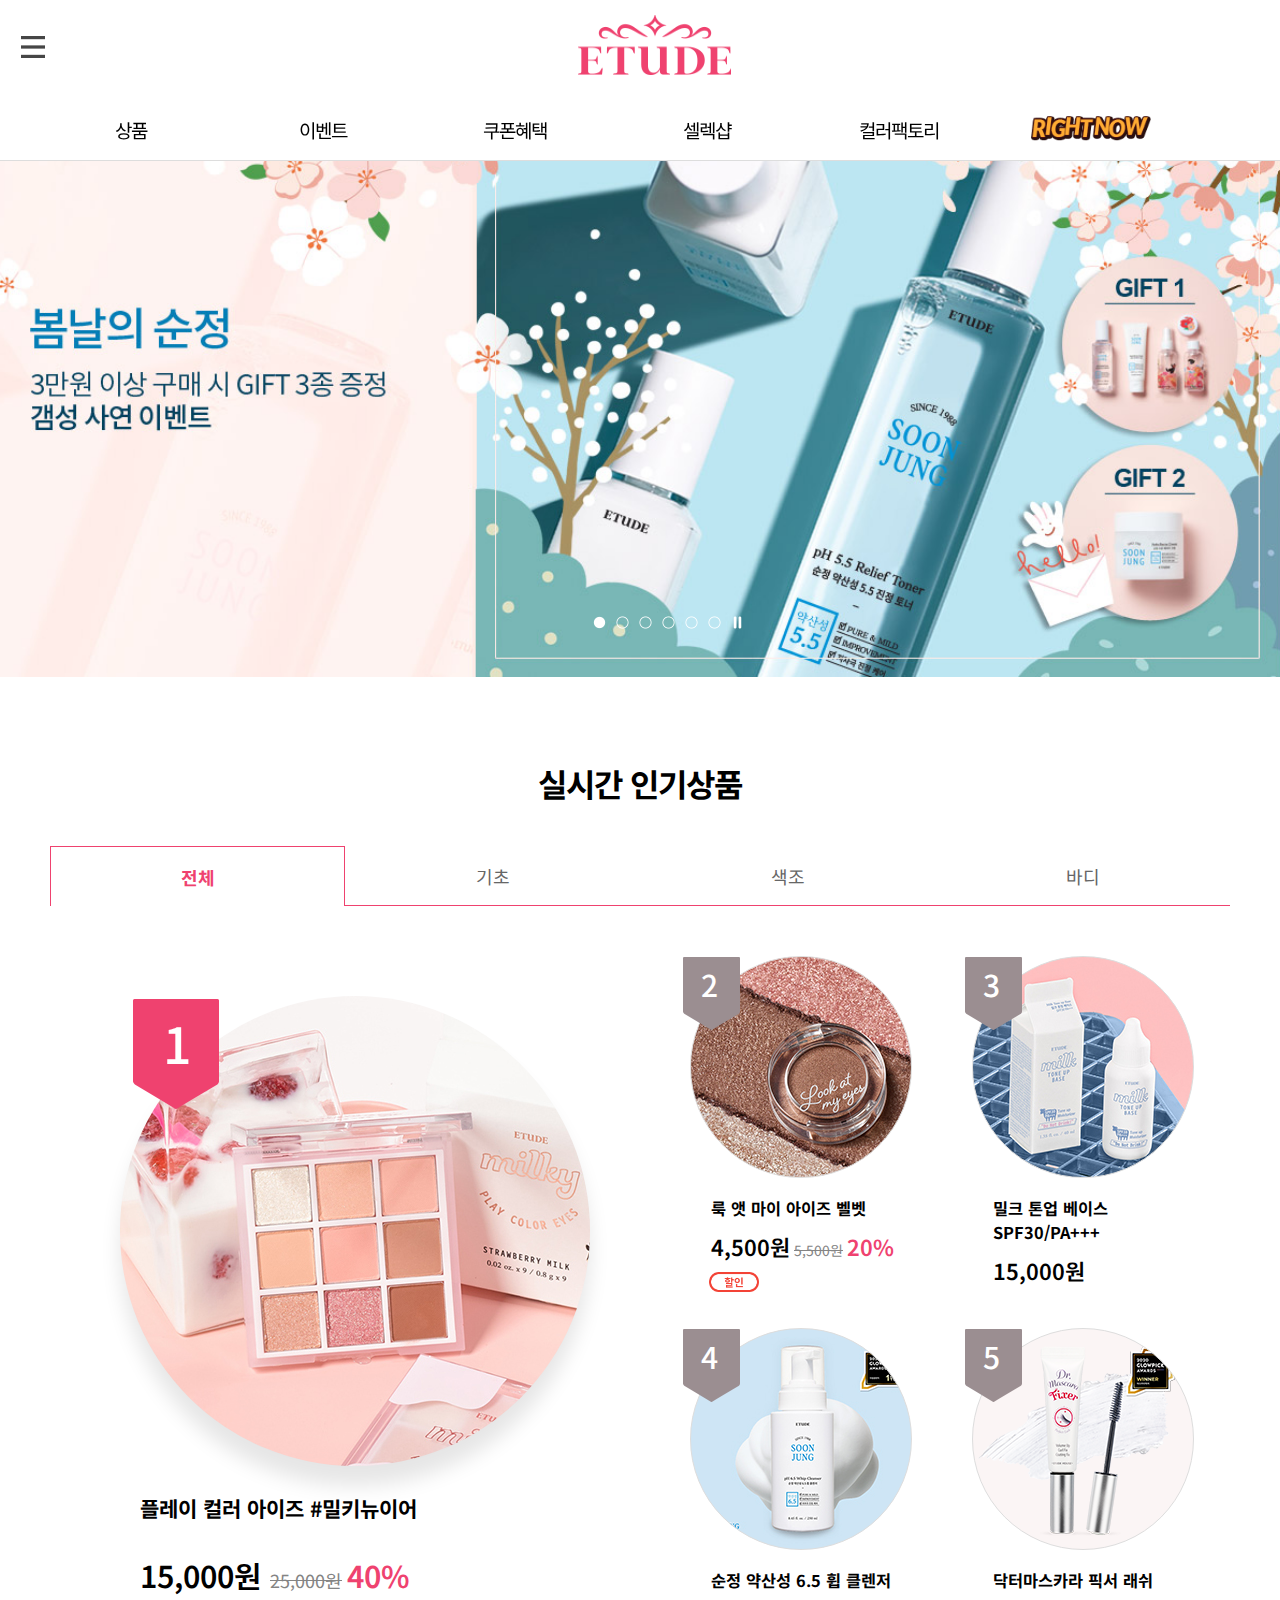
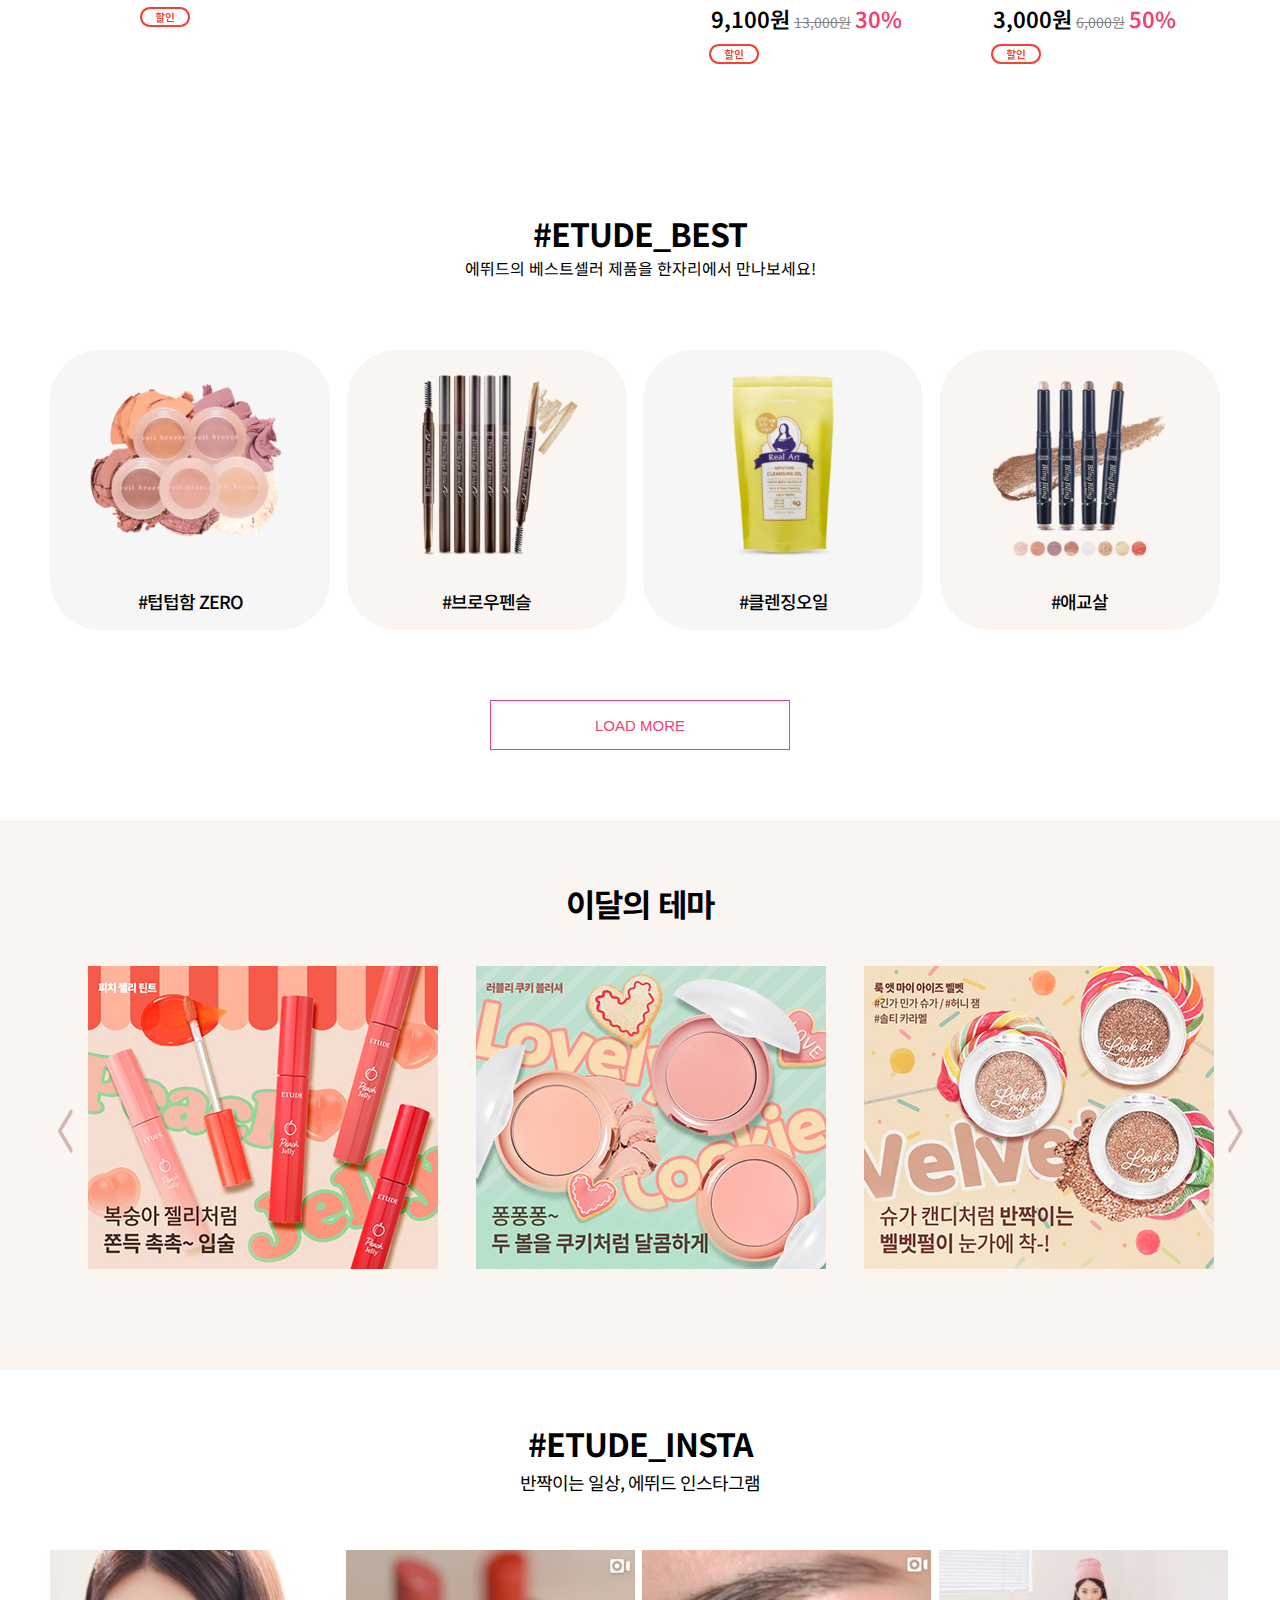
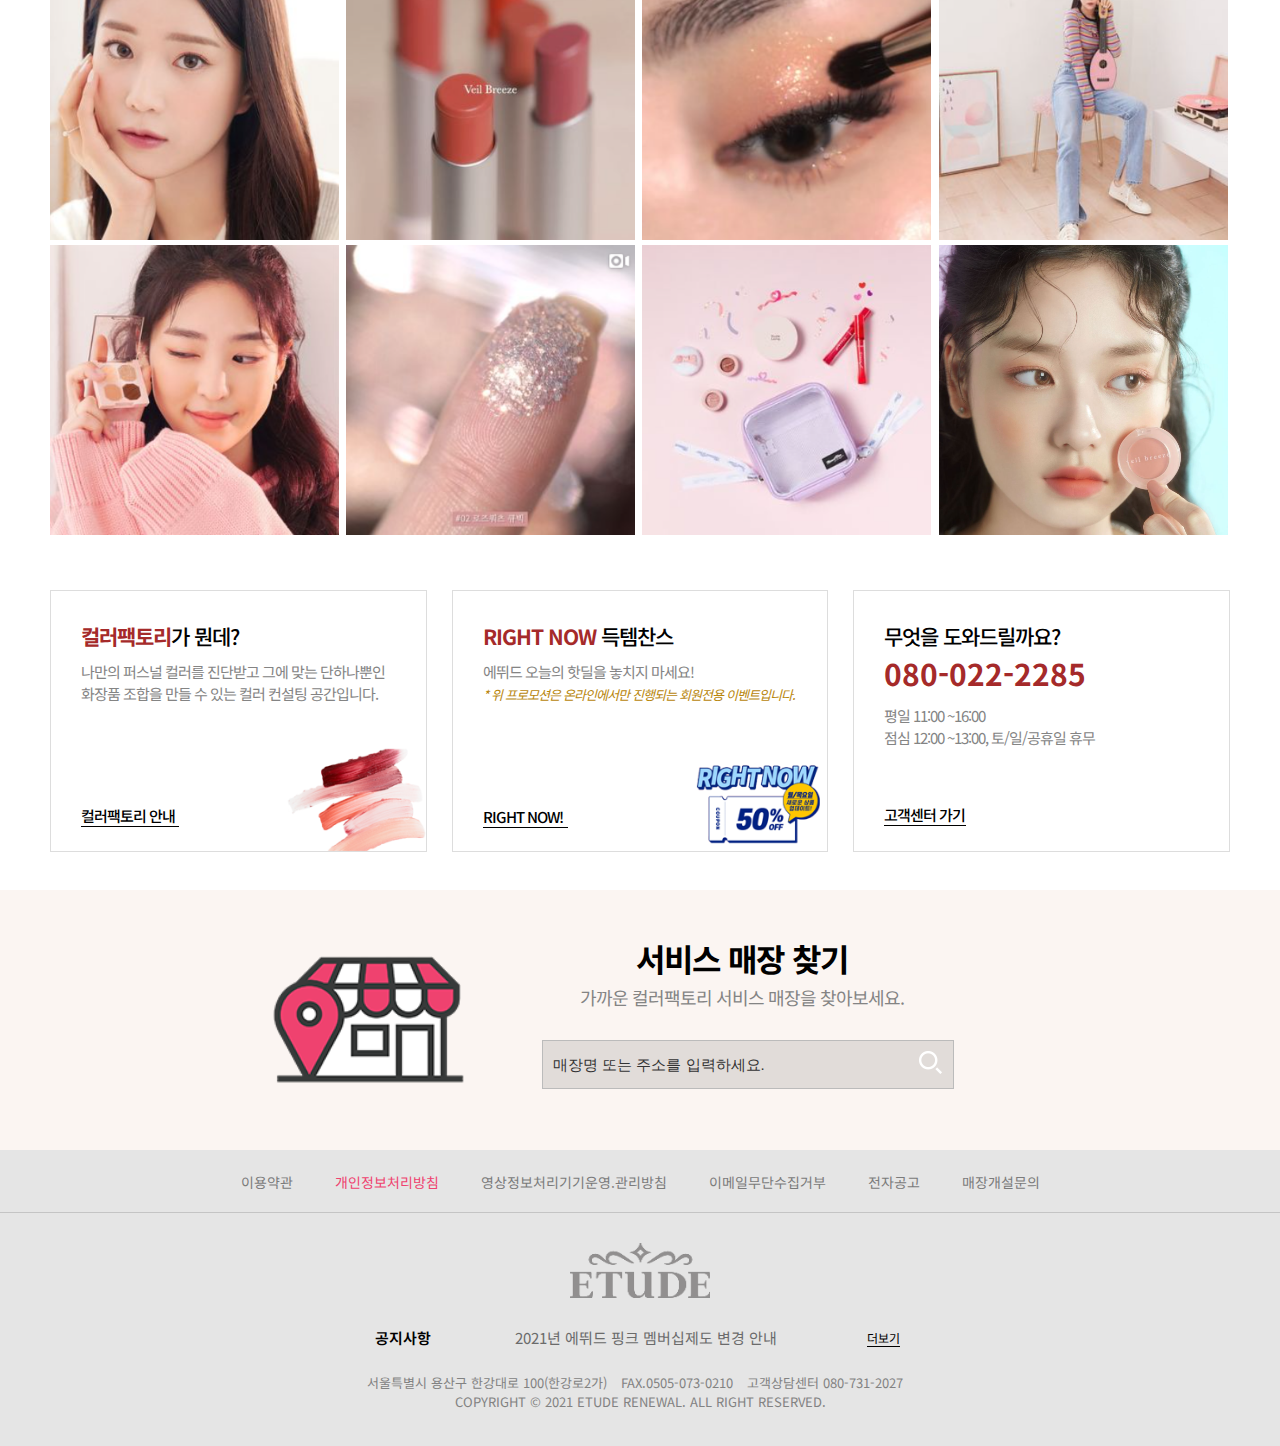
<file: project/etude/index.html>
<!doctype html>
<html lang="ko">

<head>
   <meta charset="UTF-8">
   <meta http-equiv="X-UA-Compatible" content="IE=Edge" />
   <meta name="viewport" content="width=device-width, initial-scale=1.0" />
   <meta name="keywords" content="에뛰드 반응형 , 반응형, 에뛰드, pascucci, adaptive web" />
   <meta name="description" content="에뛰드 반응형 웹 페이지 입니다." />
   <meta name="Author" content="사보현" />
   <title>ETUDE</title>
   <link rel="stylesheet" href="css/style.css" />
   <link rel="stylesheet" href="css/media.css">
   <link rel="shortcut icon" href="favicon.ico" type="image/x-icon">
   <link rel="icon" href="favicon.ico" type="image/x-icon">
   <script src="js/jquery.easing.1.3.min.js"></script>
   <script src="js/jquery-1.7.1.min.js"></script>
   <script src="js/jquery-1.7.2.min.js"></script>
   <script src="js/script.js"></script>
   <script src="js/more.js"></script>
   <script src="js/subslide.js"></script>
</head>

<body>
   <header id="header_wrap">
      <div id="header_fixed">
         <div id="header">
            <div id="gnb">
               <ul class="top_gnb">
                  <li><a href="#">로그인</a></li>
                  <li><a href="#">회원가입</a></li>
                  <li><a href="#">주문/배송조회</a></li>
                  <li><a href="#"></a></li>
               </ul>
            </div>
            <nav id="top_menu_wrap">
               <h1 class="logo">
                  <a href="index.html"><img src="img/img_logo.png" width="153" height="60" alt="logo" /></a>
               </h1>
               <div class="m_nav_btn">
                  <a href="#"><img src="img/m_nav_btn.png" width="26" height="24" alt="m_btn"></a>
               </div>

               <!--모바일 메뉴-->
               <div id="mo_nav">
                  <div class="mo_close">
                     <a href="#"><img src="img/icon_close_m.png" alt="닫기"></a>
                  </div>
                  <div class="mo_bg_nav">
                     <div class="mo_top_gnb">
                        <div class="top_gnb">
                           <p>로그인이 필요합니다.</p>
                           <div class="m_logbox">
                              <div class="m_join">
                                 <a href="#">회원가입</a>
                              </div>
                              <div class="m_login">
                                 <a href="#">로그인</a>
                              </div>
                           </div>
                        </div>
                     </div>
                     <ul class="mo_depth1">
                        <li class="border">
                           <div><a href="#">상품</a></div>
                           <ul class="mo_depth2">
                              <li><a href="#">신상품</a></li>
                              <li><a href="#">베스트</a></li>
                              <li><a href="#">sns</a></li>
                           </ul>
                        </li>
                        <li>
                           <div><a href="#">이벤트</a></div>
                           <ul class="mo_depth2">
                              <li><a href="#">진행중인 이벤트</a></li>
                              <li><a href="#">종료된 이벤트</a></li>
                              <li><a href="#">당첨자 발표</a></li>
                           </ul>
                        </li>
                        <li>
                           <div><a href="#">쿠폰혜택</a></div>
                           <ul class="mo_depth2">
                              <li><a href="#">내 쿠폰</a></li>
                              <li><a href="#">나만의 혜택</a></li>
                           </ul>
                        </li>
                        <li>
                           <div><a href="#">셀렉샵</a></div>
                           <ul class="mo_depth2">
                              <li><a href="#">브랜드 안내</a></li>
                              <li><a href="#">매장 찾기</a></li>
                           </ul>
                        </li>
                        <li>
                           <div><a href="#">컬러팩토리</a></div>
                           <ul class="mo_depth2">
                              <li><a href="#">컬러팩토리 안내</a></li>
                              <li><a href="#">예약 안내</a></li>
                              <li><a href="#">서비스 매장 보기</a></li>
                           </ul>
                        </li>
                        <li>
                           <div><a href="#">RIGHT NOW!</a></div>
                           <ul class="mo_depth2">
                              <!-- <li><a href="#">절차안내</a></li>
                              <li><a href="#">추천매장</a></li>
                              <li><a href="#">가맹점문의</a></li>
                              <li><a href="#">FAQ</a></li> -->
                           </ul>
                        </li>
                        <li class="color">
                           <div><a href="#">패밀리사이트</a></div>
                        </li>
                     </ul>
                  </div>
               </div>
               <!--모바일 검색-->
               <div class="mo_search">
                  <form action="#">
                     <input type="text" placeholder="봄맞이 페이스 제품 BEST 최대 40%">
                     <button class="search_btn">찾기</button>
                  </form>
               </div>

               <!--피씨 메뉴-->
               <div class="nav">
                  <div class="drop_bg"><span></span></div>
                  <div class="bg_menu">
                     <ul class="depth1">
                        <li><a href="#"><span>상품</span></a>
                           <ul class="depth2">
                              <li><a href="#">신상품</a></li>
                              <li><a href="#">베스트</a></li>
                              <li><a href="#">SNS</a></li>
                           </ul>
                        </li>
                        <li><a href="#"><span>이벤트</span></a>
                           <ul class="depth2">
                              <li><a href="#">진행중인 이벤트</a></li>
                              <li><a href="#">종료된 이벤트</a></li>
                              <li><a href="#">당첨자 발표</a></li>
                           </ul>
                        </li>
                        <li><a href="#"><span>쿠폰혜택</span></a>
                           <ul class="depth2">
                              <li><a href="#">내 쿠폰</a></li>
                              <li><a href="#">나만의 혜택</a></li>
                           </ul>
                        </li>
                        <li><a href="#"><span>셀렉샵</span></a>
                           <ul class="depth2">
                              <li><a href="#">브랜드 안내</a></li>
                              <li><a href="#">매장찾기</a></li>
                           </ul>
                        </li>
                        <li class="li_last"><a href="#"><span>컬러팩토리</span></a>
                           <ul class="depth2">
                              <li><a href="#">컬러팩토리 안내</a></li>
                              <li><a href="#">예약 안내</a></li>
                              <li><a href="#">서비스 매장 보기</a></li>
                           </ul>
                        </li>
                        <li>
                           <a href="#">
                              <span class="right_now">
                                 <img src="img/gnb_menu.png" width="120" height="25" alt="right_now">
                              </span>
                           </a>
                           <ul class="depth2">
                              <li class="sub_right_now"><a href="#"><img src="img/right_now.jpg" width="150"
                                       height="130" alt="right_now"></a></li>
                           </ul>
                        </li>
                     </ul>
                  </div>
               </div> <!-- class="nav" -->
               
            </nav> <!-- id="top_menu_wrap" -->
         </div> <!-- id="header" -->
      </div><!--  id="header_fixed" -->
   </header>

   <section>

      <!-- top 버튼 -->
      <div id="top_btn">
         <a href="#">
            <img src="img/top_btn.png" width="60" height="60" alt="top_btn">
         </a>
      </div>

      <!-- 슬라이드 배너 -->
      <div id="main_img">
         <div id="slide_btn">
            <div class="slide_num">
               <ul>
                  <li class="on"><a href="#">1</a></li>
                  <li><a href="#">2</a></li>
                  <li><a href="#">3</a></li>
                  <li><a href="#">4</a></li>
                  <li><a href="#">5</a></li>
                  <li><a href="#">6</a></li>
               </ul>
            </div>
            <div class="slide_stop">
               <ul>
                  <li class="sd_stop"><a href="#">stop</a></li>
                  <li class="sd_start"><a href="#">play</a></li>
               </ul>
            </div>
         </div>
         <div id="slide_img_wrap1">
            <div class="slide_img">
               <div class="pc_main">
                  <ul>
                     <li class="visual_0"><a href="#">배너이미지1</a></li>
                     <li class="visual_1"><a href="#">배너이미지2</a></li>
                     <li class="visual_2"><a href="#">배너이미지3</a></li>
                     <li class="visual_3"><a href="#">배너이미지4</a></li>
                     <li class="visual_4"><a href="#">배너이미지5</a></li>
                     <li class="visual_5"><a href="#">배너이미지6</a></li>
                  </ul>
               </div>
            </div>
         </div>
      </div>
      <!--공지사항-->
      <div id="m_main_cont0">
         <div id="m_cont0_list">
            <div class="m_list0">
               <h3>인기검색어</h3>
               <ul class="m_sub_text">
                  <li style="top:0;">  
                     <a href="#" class="data"> <span>1 </span> 에뛰드 롸잇나우</a>
                  </li>
                  <li>
                     <a href="#" class="data"> <span>2 </span> 당일배송</a>
                  </li>
                  <li>
                     <a href="#" class="data"> <span>3 </span> 에뛰드 세일</a>
                  </li>
               </ul>
               <a href="#" class="plus">
                  더보기
               </a>
            </div>
         </div>
      </div>
      <!--실시간 인기상품-->
      <div id="main_cont1_wrap">
         <div class="cont1_tit">
            <h2>실시간 인기상품</h2>
         </div>
         <div class="tabMenu">
             <div class="tabSet">
                 <div class="tabs">
                     <aside id="main_aside">
                         <input type="radio" id="first" name="tab" checked>
                         <input type="radio" id="second" name="tab">
                         <input type="radio" id="third" name="tab">
                         <input type="radio" id="fourth" name="tab">
                         <section class="buttons">
                             <label for="first">전체</label>
                             <label for="second">기초</label>
                             <label for="third">색조</label>
                             <label for="fourth">바디</label>
                         </section>
                         <div id="box1">
                           <div class="cont1_list" id="play1">
                              <div class="list1 cont1_list1">
                                 <div class="rank">
                                    <img src="img/rank1.png" alt="rank1">
                                    <h1>1</h1>
                                    <div class="text">
                                       <h3>플레이 컬러 아이즈 #밀키뉴이어</h3>
                                       <p>
                                          <span class="str">15,000원 </span>
                                          <span class="ori">25,000원</span>
                                          <span class="per">40%</span>
                                       </p>
                                       <img src="img/sale.png" alt="sale">
                                    </div>
                                 </div>
                              </div>
                              <div class="list cont1_list2 s_padding_none">
                                 <div class="rank2">
                                    <img src="img/rank2.png" alt="rank2">
                                    <h1>2</h1>
                                    <div class="text">
                                       <h3>룩 앳 마이 아이즈 벨벳</h3>
                                       <p>
                                          <span class="str">4,500원</span>
                                          <span class="ori">5,500원</span>
                                          <span class="per">20%</span>
                                       </p>
                                       <img src="img/sale.png" alt="sale">
                                    </div>
                                 </div>
                              </div>
                              <div class="list cont1_list3">
                                 <div class="rank2">
                                    <img src="img/rank2.png" alt="rank3">
                                    <h1>3</h1>
                                    <div class="text">
                                       <h3>밀크 톤업 베이스 SPF30/PA+++</h3>
                                       <p>
                                          <span class="str">15,000원</span>
                                       </p>
                                    </div>
                                 </div>
                              </div>
                              <div class="list cont1_list4">
                                 <div class="rank2">
                                    <img src="img/rank2.png" alt="rank4">
                                    <h1>4</h1>
                                    <div class="text">
                                       <h3>순정 약산성 6.5 휩 클렌저</h3>
                                       <p>
                                          <span class="str">9,100원</span>
                                          <span class="ori">13,000원</span>
                                          <span class="per">30%</span>
                                       </p>
                                       <img src="img/sale.png" alt="sale">
                                    </div>
                                 </div>
                              </div>
                              <div class="list cont1_list5">
                                 <div class="rank2">
                                    <img src="img/rank2.png" alt="rank5">
                                    <h1>5</h1>
                                    <div class="text">
                                       <h3>닥터마스카라 픽서 래쉬</h3>
                                       <p>
                                          <span class="str">3,000원</span>
                                          <span class="ori">6,000원</span>
                                          <span class="per">50%</span>
                                       </p>
                                       <img src="img/sale.png" alt="sale">
                                    </div>
                                 </div>
                              </div>
                           </div>
                         </div>
                         <div id="box2">
                           <div class="cont1_list" id="play2">
                              <div class="list1 cont1_2_list1">
                                 <div class="rank">
                                    <img src="img/rank1.png" alt="rank1">
                                    <h1>1</h1>
                                    <div class="text">
                                       <h3>선프라이즈 내추럴 코렉터 SPF50+/PA+++</h3>
                                       <p>
                                          <span class="str">7,600원</span>
                                          <span class="ori">9,500원</span>
                                          <span class="per">20%</span>
                                       </p>
                                       <img src="img/sale.png" alt="sale">
                                    </div>
                                 </div>
                              </div>
                              <div class="list cont1_2_list2">
                                 <div class="rank2">
                                    <img src="img/rank2.png" alt="rank1">
                                    <h1>2</h1>
                                    <div class="text">
                                       <h3>수분가득 콜라겐 크림 75ml</h3>
                                       <p>
                                          <span class="str">20,000원</span>
                                       </p>
                                    </div>
                                 </div>
                              </div>
                              <div class="list cont1_2_list3">
                                 <div class="rank2">
                                    <img src="img/rank2.png" alt="rank1">
                                    <h1>3</h1>
                                    <div class="text">
                                       <h3>순정 약산성 5.5 진정 토너</h3>
                                       <p>
                                          <span class="str">17,000원</span>
                                       </p>
                                    </div>
                                 </div>
                              </div>
                              <div class="list cont1_2_list4">
                                 <div class="rank2">
                                    <img src="img/rank2.png" alt="rank1">
                                    <h1>4</h1>
                                    <div class="text">
                                       <h3>더블 래스팅 파운데이션 SPF35/PA++</h3>
                                       <p>
                                          <span class="str">5,600원~</span>
                                          <span class="ori">8,000원</span>
                                          <span class="per">30%</span>
                                       </p>
                                       <img src="img/sale.png" alt="sale">
                                    </div>
                                 </div>
                              </div>
                              <div class="list cont1_2_list5">
                                 <div class="rank2">
                                    <img src="img/rank2.png" alt="rank1">
                                    <h1>5</h1>
                                    <div class="text">
                                       <h3>순정 센텔라 약산성 진정 토너 200ml</h3>
                                       <p>
                                          <span class="str">16,600원</span>
                                          <span class="ori">17,000원</span>
                                          <span class="per">5%</span>
                                       </p>
                                       <img src="img/sale.png" alt="sale">
                                    </div>
                                 </div>
                              </div>
                           </div>
                        </div>
                        <div id="box3">
                           <div class="cont1_list" id="play3">
                              <div class="list1 cont1_3_list1">
                                 <div class="rank">
                                    <img src="img/rank1.png" alt="rank1">
                                    <h1>1</h1>
                                    <div class="text">
                                       <h3>플레이 컬러 아이즈 #밀키뉴이어</h3>
                                       <p>
                                          <span class="str">15,000원 </span>
                                          <span class="ori">25,000원</span>
                                          <span class="per">40%</span>
                                       </p>
                                       <img src="img/sale.png" alt="sale">
                                    </div>
                                 </div>
                              </div>
                              <div class="list cont1_3_list2 m_margin">
                                 <div class="rank2">
                                    <img src="img/rank2.png" alt="rank1">
                                    <h1>2</h1>
                                    <div class="text">
                                       <h3>룩 앳 마이 아이즈 벨벳</h3>
                                       <p>
                                          <span class="str">4,500원</span>
                                          <span class="ori">5,500원</span>
                                          <span class="per">20%</span>
                                       </p>
                                       <img src="img/sale.png" alt="sale">
                                    </div>
                                 </div>
                              </div>
                              <div class="list cont1_3_list3">
                                 <div class="rank2">
                                    <img src="img/rank2.png" alt="rank1">
                                    <h1>3</h1>
                                    <div class="text">
                                       <h3>블링블링 아이스틱</h3>
                                       <p>
                                          <span class="str">3,600원</span>
                                          <span class="ori">4,000원</span>
                                          <span class="per">10%</span>
                                       </p>
                                       <img src="img/sale.png" alt="sale">
                                    </div>
                                 </div>
                              </div>
                              <div class="list cont1_3_list4">
                                 <div class="rank2">
                                    <img src="img/rank2.png" alt="rank1">
                                    <h1>4</h1>
                                    <div class="text">
                                       <h3>러블리 쿠키 블러셔</h3>
                                       <p>
                                          <span class="str">4,200원</span>
                                          <span class="ori">6,000원</span>
                                          <span class="per">30%</span>
                                       </p>
                                       <img src="img/sale.png" alt="sale">
                                    </div>
                                 </div>
                              </div>
                              <div class="list cont1_3_list5">
                                 <div class="rank2">
                                    <img src="img/rank2.png" alt="rank1">
                                    <h1>5</h1>
                                    <div class="text">
                                       <h3>룩 앳 마이 아이즈 브리즈</h3>
                                       <p>
                                          <span class="str">4,000원 ~</span>
                                       </p>
                                    </div>
                                 </div>
                              </div>
                           </div>
                        </div>
                        <div id="box4">
                           <div class="cont1_list" id="play4">
                              <div class="list1 cont1_4_list1">
                                 <div class="rank">
                                    <img src="img/rank1.png" alt="rank1">
                                    <h1>1</h1>
                                    <div class="text">
                                       <h3>트루뷰티 퍼퓸 핸드크림 50ml</h3>
                                       <p>
                                          <span class="str">6,900원~</span>
                                          <span class="ori">7,900원</span>
                                          <span class="per">12%</span>
                                       </p>
                                       <img src="img/sale.png" alt="sale">
                                    </div>
                                 </div>
                              </div>
                              <div class="list cont1_4_list2">
                                 <div class="rank2">
                                    <img src="img/rank2.png" alt="rank1">
                                    <h1>2</h1>
                                    <div class="text">
                                       <h3>실크 스카프 홀로그램 헤어 세럼</h3>
                                       <p>
                                          <span class="str">5,200원</span>
                                          <span class="ori">6,500원</span>
                                          <span class="per">20%</span>
                                       </p>
                                       <img src="img/sale.png" alt="sale">
                                    </div>
                                 </div>
                              </div>
                              <div class="list cont1_4_list3">
                                 <div class="rank2">
                                    <img src="img/rank2.png" alt="rank1">
                                    <h1>3</h1>
                                    <div class="text">
                                       <h3>쁘띠비쥬 코튼스노우 바디워시 </h3>
                                       <p>
                                          <span class="str">8,500원</span>
                                       </p>
                                    </div>
                                 </div>
                              </div>
                              <div class="list cont1_4_list4">
                                 <div class="rank2">
                                    <img src="img/rank2.png" alt="rank1">
                                    <h1>4</h1>
                                    <div class="text">
                                       <h3>웨어 유어 모먼트 바디 미스트 #오늘의 날씨</h3>
                                       <p>
                                          <span class="str">5,600원</span>
                                          <span class="ori">7,000원</span>
                                          <span class="per">20%</span>
                                       </p>
                                       <img src="img/sale.png" alt="sale">
                                    </div>
                                 </div>
                              </div>
                              <div class="list cont1_4_list5">
                                 <div class="rank2">
                                    <img src="img/rank2.png" alt="rank1">
                                    <h1>5</h1>
                                    <div class="text">
                                       <h3>에뛰드 미싱유 핸드크림</h3>
                                       <p>
                                          <span class="str">3,600원</span>
                                          <span class="ori">4,500원</span>
                                          <span class="per">20%</span>
                                       </p>
                                       <img src="img/sale.png" alt="sale">
                                    </div>
                                 </div>
                              </div>
                           </div>
                        </div>
                  </div>
               </div><!-- id="notice" -->
         </div>
      </div>

      <!--에뛰드 베스트-->
      <div id="main_cont2_wrap">
         <div id="main_cont2">
            <div id="cont2_wrap">
               <div class="cont2_tit">
                  <h2>#ETUDE_BEST</h2>
                  <p>에뛰드의 베스트셀러 제품을 한자리에서 만나보세요!</p>
               </div>
               <div class="cont2_list">
                  <ul>
                     <li class="cont2_list1 gray">
                        <a href="#">
                           <img src="img/best1.png" width="208" height="208" alt="cake1">
                        </a>
                        <h3>#텁텁함 ZERO</h3>
                        <span>1</span>
                     </li>
                     <li class="cont2_list2 pink">
                        <a href="#">
                           <img src="img/best2.png" width="208" height="208" alt="cake2">
                        </a>
                        <h3>#브로우펜슬</h3>
                     </li>
                     <li class="cont2_list3 gray">
                        <a href="#">
                           <img src="img/best3.png" width="208" height="208" alt="cake3">
                        </a>
                        <h3>#클렌징오일</h3>
                     </li>
                     <li class="cont2_list4 pink">
                        <a href="#">
                           <img src="img/best4.png" width="208" height="208" alt="cake4">
                        </a>
                        <h3>#애교살</h3>
                     </li>
                  </ul>
               </div>
            </div>
         </div>
         <!--main_cont2-->
         <!--더보기-->
         <div id="loadmore" class="hide">
            <div id="cont2_wrap">
               <div class="cont2_list">
                  <ul class="cf">
                     <li class="cont2_list5 pink">
                        <a href="#">
                           <img src="img/best5.png" width="208" height="208" alt="best5">
                        </a>
                        <h3>#워터프루프</h3>
                     </li>
                     <li class="cont2_list6 gray">
                        <a href="#">
                           <img src="img/best6.png" width="208" height="208" alt="best6">
                        </a>
                        <h3>#음영섀도우</h3>
                     </li>
                     <li class="cont2_list7 pink">
                        <a href="#">
                           <img src="img/best7.png" width="208" height="208" alt="best7">
                        </a>
                        <h3>#이중코튼시트</h3>
                     </li>
                     <li class="cont2_list8 gray">
                        <a href="#">
                           <img src="img/best8.png" width="208" height="208" alt="best8">
                        </a>
                        <h3>#세미매트파운데이션</h3>
                     </li>
                  </ul>
               </div>
            </div>
         </div>
         <button type="button" class="loadmore">LOAD MORE</button>
         <button type="button" class="close">CLOSE</button>
      </div>

      <!-- 이달의 테마 -->
      <div id="main_cont3">
         <div id="cont3_wrap">
            <div class="cont3">
               <h2>이달의 테마</h2>
               <div class="theme_wrap">
                  <div class="plays">
                     <div class="play" id="play1">
                        <ul class="slide1 cf">
                           <li class="fl"><img src="img/theme1.jpg" alt="theme1" /></li>
                           <li class="fl"><img src="img/theme2.jpg" alt="theme2" /></li>
                           <li class="fl"><img src="img/theme3.jpg" alt="theme3" /></li>
                           <li class="fl"><img src="img/theme4.jpg" alt="theme4" /></li>
                           <li class="fl"><img src="img/theme5.jpg" alt="theme5" /></li>
                           <li class="fl"><img src="img/theme6.jpg" alt="theme6" /></li>
                        </ul>
                        <div class="prev1_2">
                           <img src="img/left_arrow.png" class="prev1_1" width="30" height="50" alt="left1" />
                        </div>
                        <div class="next1_2">
                           <img src="img/right_arrow.png" class="next1_1" width="30" height="50" alt="right1" />
                        </div>
                     </div>
                  </div>
               </div>
            </div>
         </div>
      </div>


      <!-- sns -->
      <div id="main_cont4">
         <div id="cont4_wrap">
            <div class="cont4_tit">
               <h2>#ETUDE_INSTA</h2>
               <p>반짝이는 일상, 에뛰드 인스타그램</p>
            </div>
            <div class="cont4_sns">
               <ul>
                  <li>
                     <a href="https://www.instagram.com/p/CMi4NJPDVUX/" target="_blank">
                        <img src="img/sns1.png" alt="snsimg1" class="cont5_img1" width="290" height="290">
                     </a>
                  </li>
                  <li>
                     <a href="https://www.instagram.com/p/CMgRZXYDqZW/" target="_blank">
                        <img src="img/sns2.png" alt="snsimg2" class="cont5_img1" width="290" height="290">
                     </a>
                  </li>
                  <li class="m_padding_none">
                     <a href="https://www.instagram.com/p/CMbHH4lDNuJ/" target="_blank">
                        <img src="img/sns3.png" alt="snsimg3" class="cont5_img1" width="290" height="290">
                     </a>
                  </li>
                  <li class="padding_none">
                     <a href="https://www.instagram.com/p/CMdq0P_DvZP/" target="_blank">
                        <img src="img/sns4.png" alt="snsimg4" class="cont5_img1" width="290" height="290">
                     </a>
                  </li>
                  <li class="m_padding_none">
                     <a href="https://www.instagram.com/p/CMYiBU_Fx7s/" target="_blank">
                        <img src="img/sns5.png" alt="snsimg5" class="cont5_img1" width="290" height="290">
                     </a>
                  </li>
                  <li>
                     <a href="https://www.instagram.com/p/CMV9PVkAgUQ/" target="_blank">
                        <img src="img/sns6.png" alt="snsimg6" class="cont5_img1" width="290" height="290">
                     </a>
                  </li>
                  <li class="m_padding_none">
                     <a href="https://www.instagram.com/p/CMQyisrjduJ/" target="_blank">
                        <img src="img/sns7.png" alt="snsimg7" class="cont5_img1" width="290" height="290">
                     </a>
                  </li>
                  <li class="padding_none">
                     <a href="#" target="_blank">
                        <img src="img/sns8.png" alt="snsimg8" class="cont5_img1" width="290" height="290">
                     </a>
                  </li>
               </ul>
            </div>
         </div>
      </div>

      <!-- 컬러팩토리 -->
      <div id="main_cont5">
         <div id="cont5_wrap">
            <div class="cont5 cont5-1">
               <h2><span>컬러팩토리</span>가 뭔데?</h2>
               <p>나만의 퍼스널 컬러를 진단받고 그에 맞는 단하나뿐인
                  화장품 조합을 만들 수 있는 컬러 컨설팅 공간입니다.</p>
               <div class="cont5_btn">
                  <a href="#">컬러팩토리 안내</a>
               </div>
            </div>
            <div class="cont5 cont5-2">
               <h2><span>RIGHT NOW</span> 득템찬스</h2>
               <p>에뛰드 오늘의 핫딜을 놓치지 마세요!<br>
                  <span>* 위 프로모션은 온라인에서만 진행되는 회원전용 이벤트입니다.</span>
               </p>
               <div class="cont5_btn">
                  <a href="#">RIGHT NOW!</a>
               </div>
            </div>
            <div class="cont5 cont5-3">
               <h2>무엇을 도와드릴까요?</h2>
               <h1> 080-022-2285</h1>
               <p>평일 11:00 ~16:00 <br>점심 12:00 ~13:00, 토/일/공휴일 휴무</p>
               <div class="cont5_btn">
                  <a href="#">고객센터 가기</a>
               </div>
            </div>
         </div>
      </div>

      <!-- 매장 찾기 -->
      <div id="main_cont6">
         <div id="cont6_wrap">
            <div class="cont6_store">
               <img src="img/store.png" alt="store">
            </div>
            <div class="cont6_text">
               <div class="cont6_tit">
                  <h2>서비스 매장 찾기</h2>
                  <p>가까운 컬러팩토리 서비스 매장을 찾아보세요.</p>
               </div>
               <div class="store_search">
                  <form action="#none">
                     <input type="text" placeholder="매장명 또는 주소를 입력하세요.">
                     <button class="search_btn">찾기</button>
                  </form>
               </div>
            </div>
         </div>
      </div>

   </section>

   <footer>
      <div id="footer_wrap">
         <ul class="bottom_nav">
            <li><a href="#none">이용약관</a></li>
            <li class="color"><a href="#none">개인정보처리방침</a></li>
            <li><a href="#none">영상정보처리기기운영.관리방침</a></li>
            <li><a href="#none">이메일무단수집거부</a></li>
            <li><a href="#none">전자공고</a></li>
            <li><a href="#none">매장개설문의</a></li>
         </ul>
         <div class="foot">
            <div class="f_logo">
               <img src="img/footer_logo.png" width="140" height="55" alt="f_logo">
            </div>
            <!--공지사항-->
            <div id="main_cont0">
               <div id="cont0_list">
                  <div class="list0">
                     <h3>공지사항</h3>
                     <ul class="sub_text">
                        <li style="top:0;">
                           <a href="#" class="data">2021년 에뛰드 핑크 멤버십제도 변경 안내</a>
                        </li>
                        <li>
                           <a href="#" class="data">에뛰드 이용약관이 변경됩니다.</a>
                        </li>
                        <li>
                           <a href="#" class="data"> 코로나19 확산에 따른 고객상담실 운영 안내</a>
                        </li>
                     </ul>
                     <a href="#" class="plus">
                        더보기
                     </a>
                  </div>
               </div>
            </div>
            <!--copyright-->
            <p class="copy_info">
               <span>서울특별시 용산구 한강대로 100(한강로2가)</span>
               <span>FAX.0505-073-0210</span>
               <span class="foot_display">고객상담센터 080-731-2027</span>
            </p>
            <p class="last_bottom">
               COPYRIGHT &copy; 2021 ETUDE RENEWAL. ALL RIGHT RESERVED.
            </p>

            <div class="family_site">
               <a href="#none">페밀리 사이트</a>
               <span><img src="img/foot_img1.jpg" width="84" height="31" alt="award"></span>
            </div>
         </div>
      </div>
   </footer>
</body>

</html>
</file>
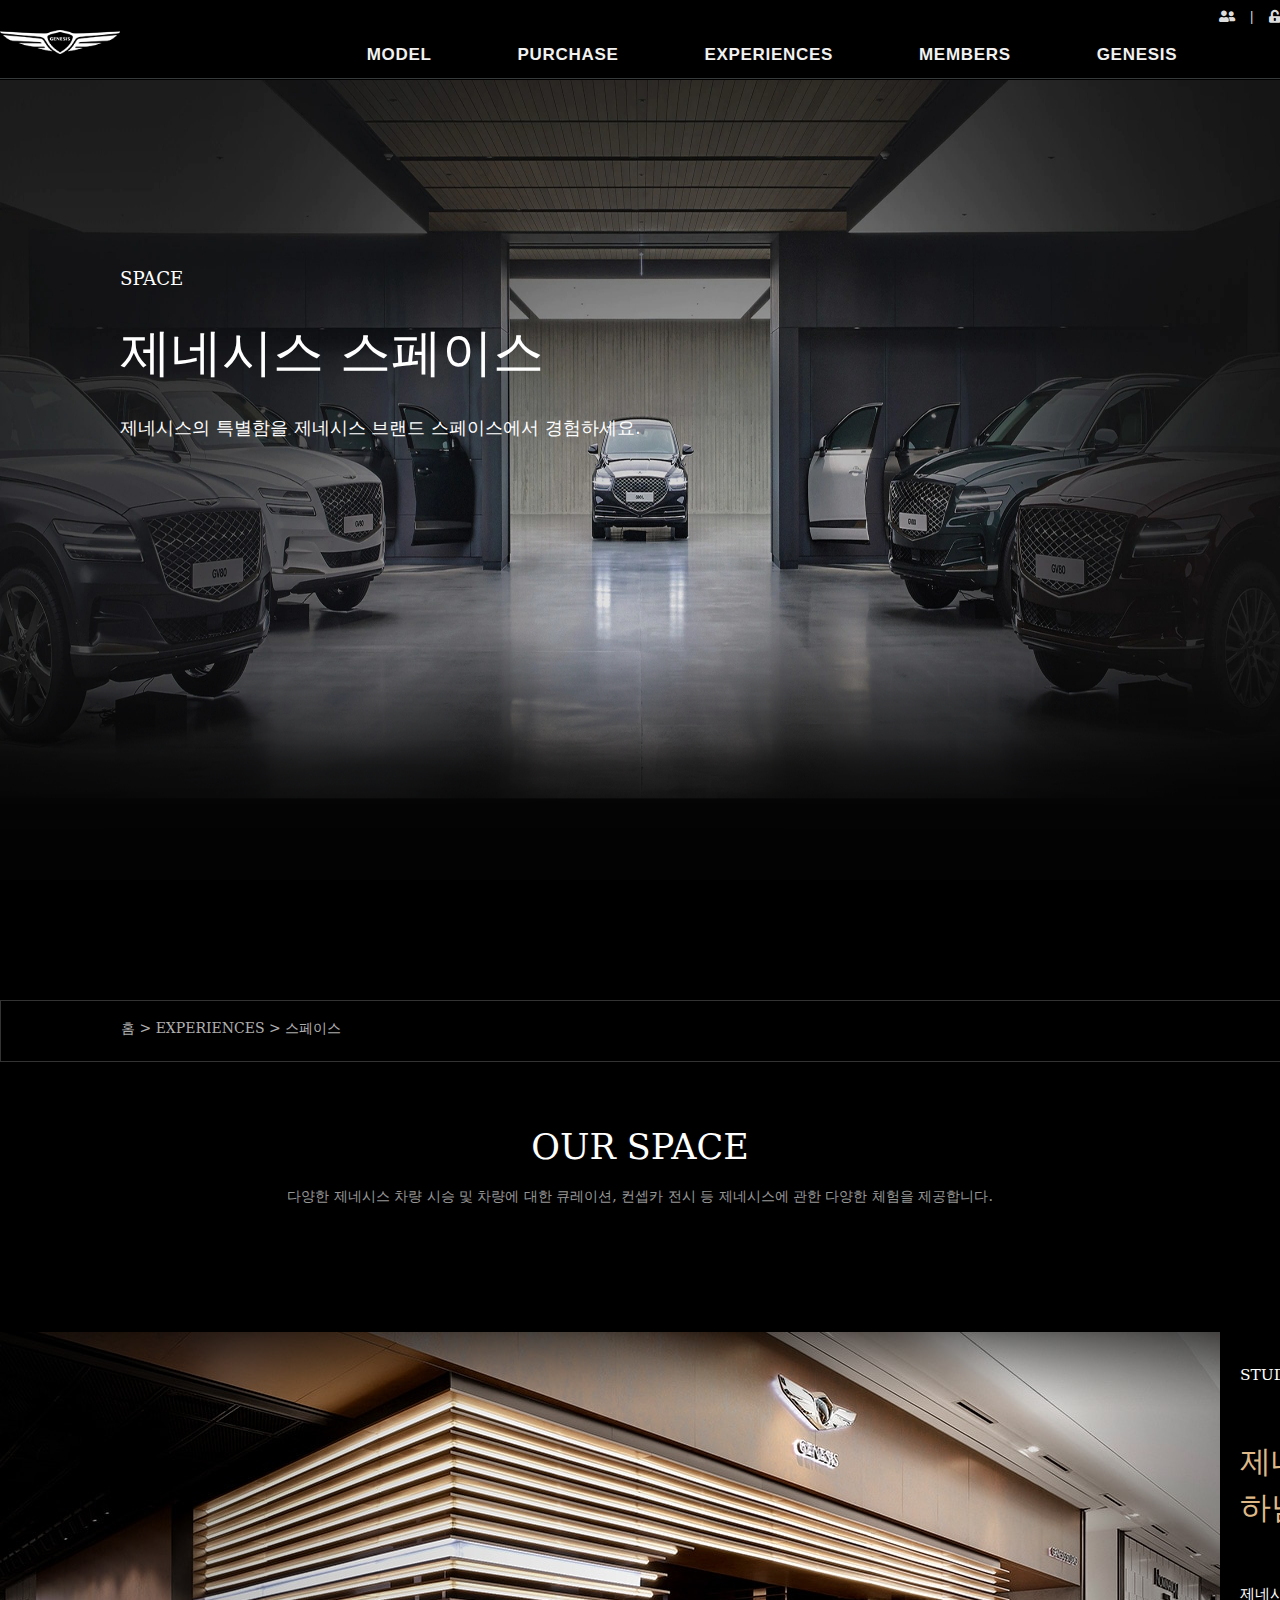
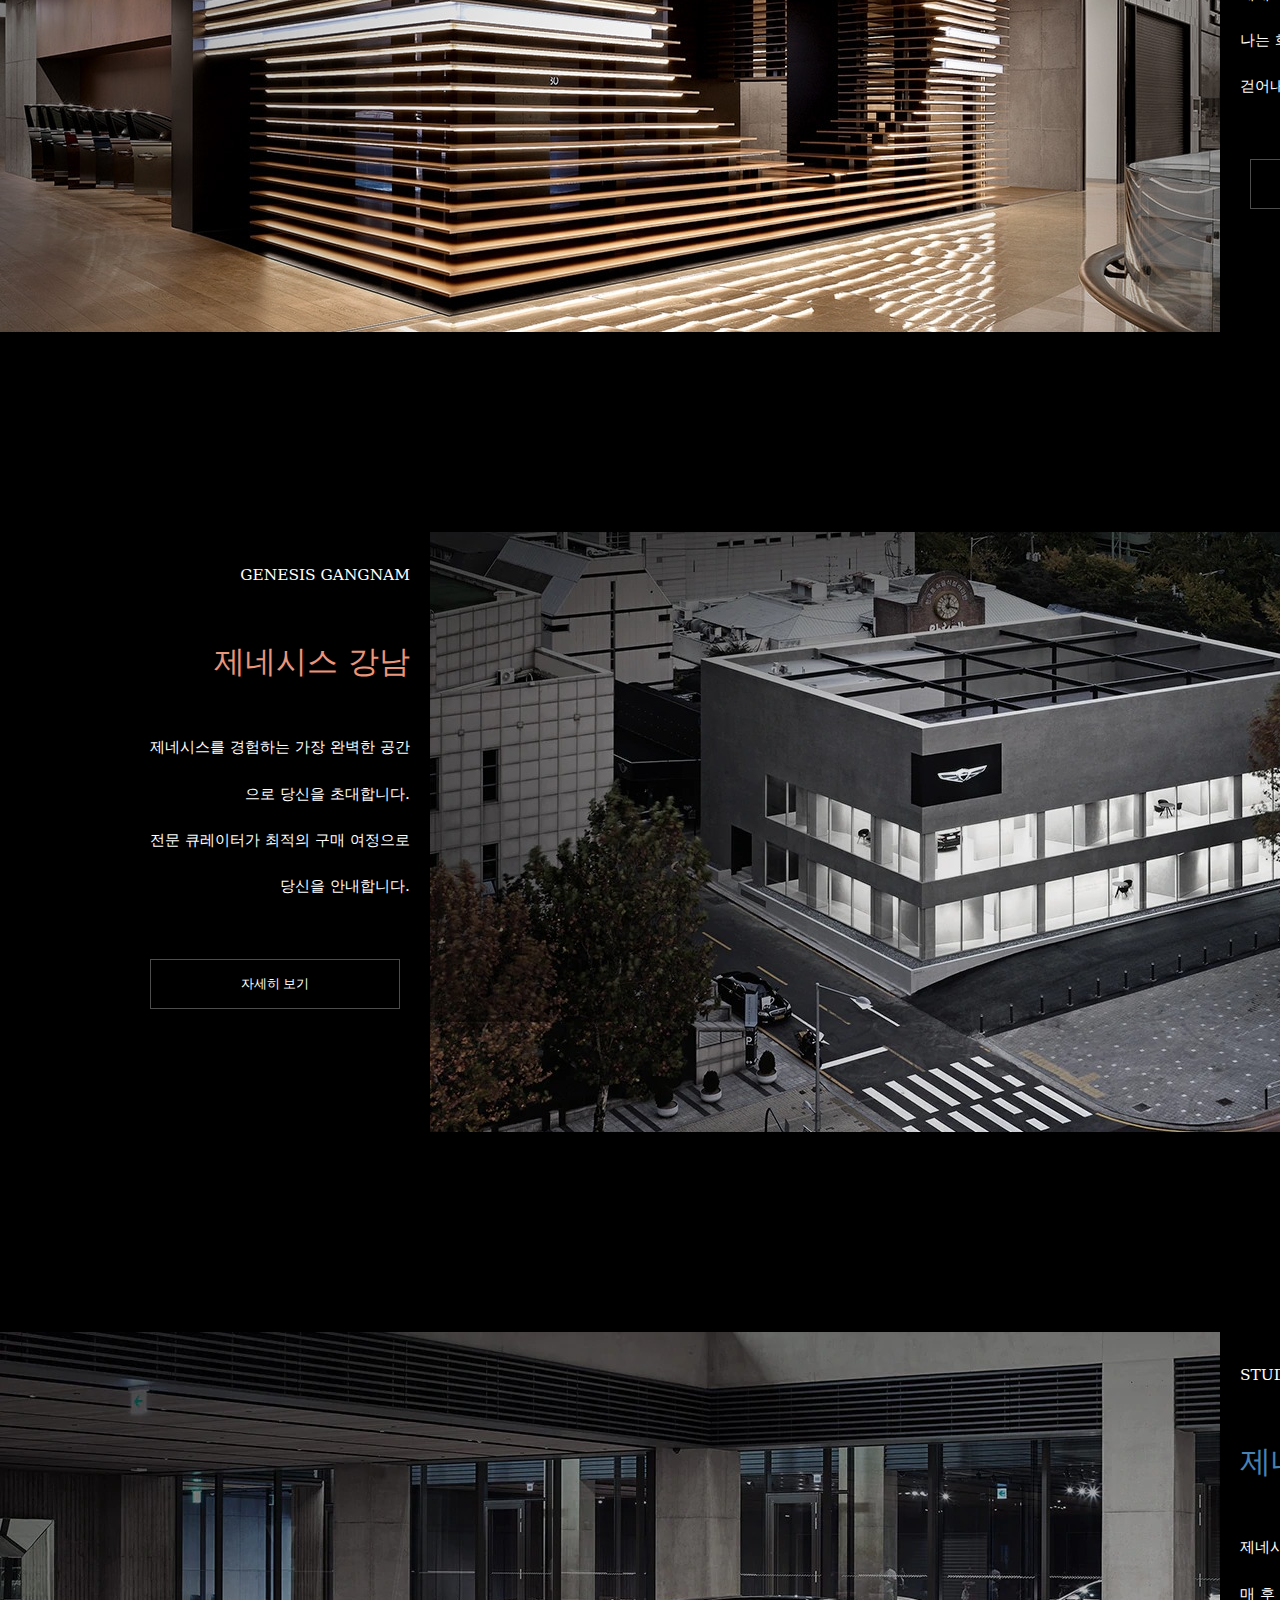
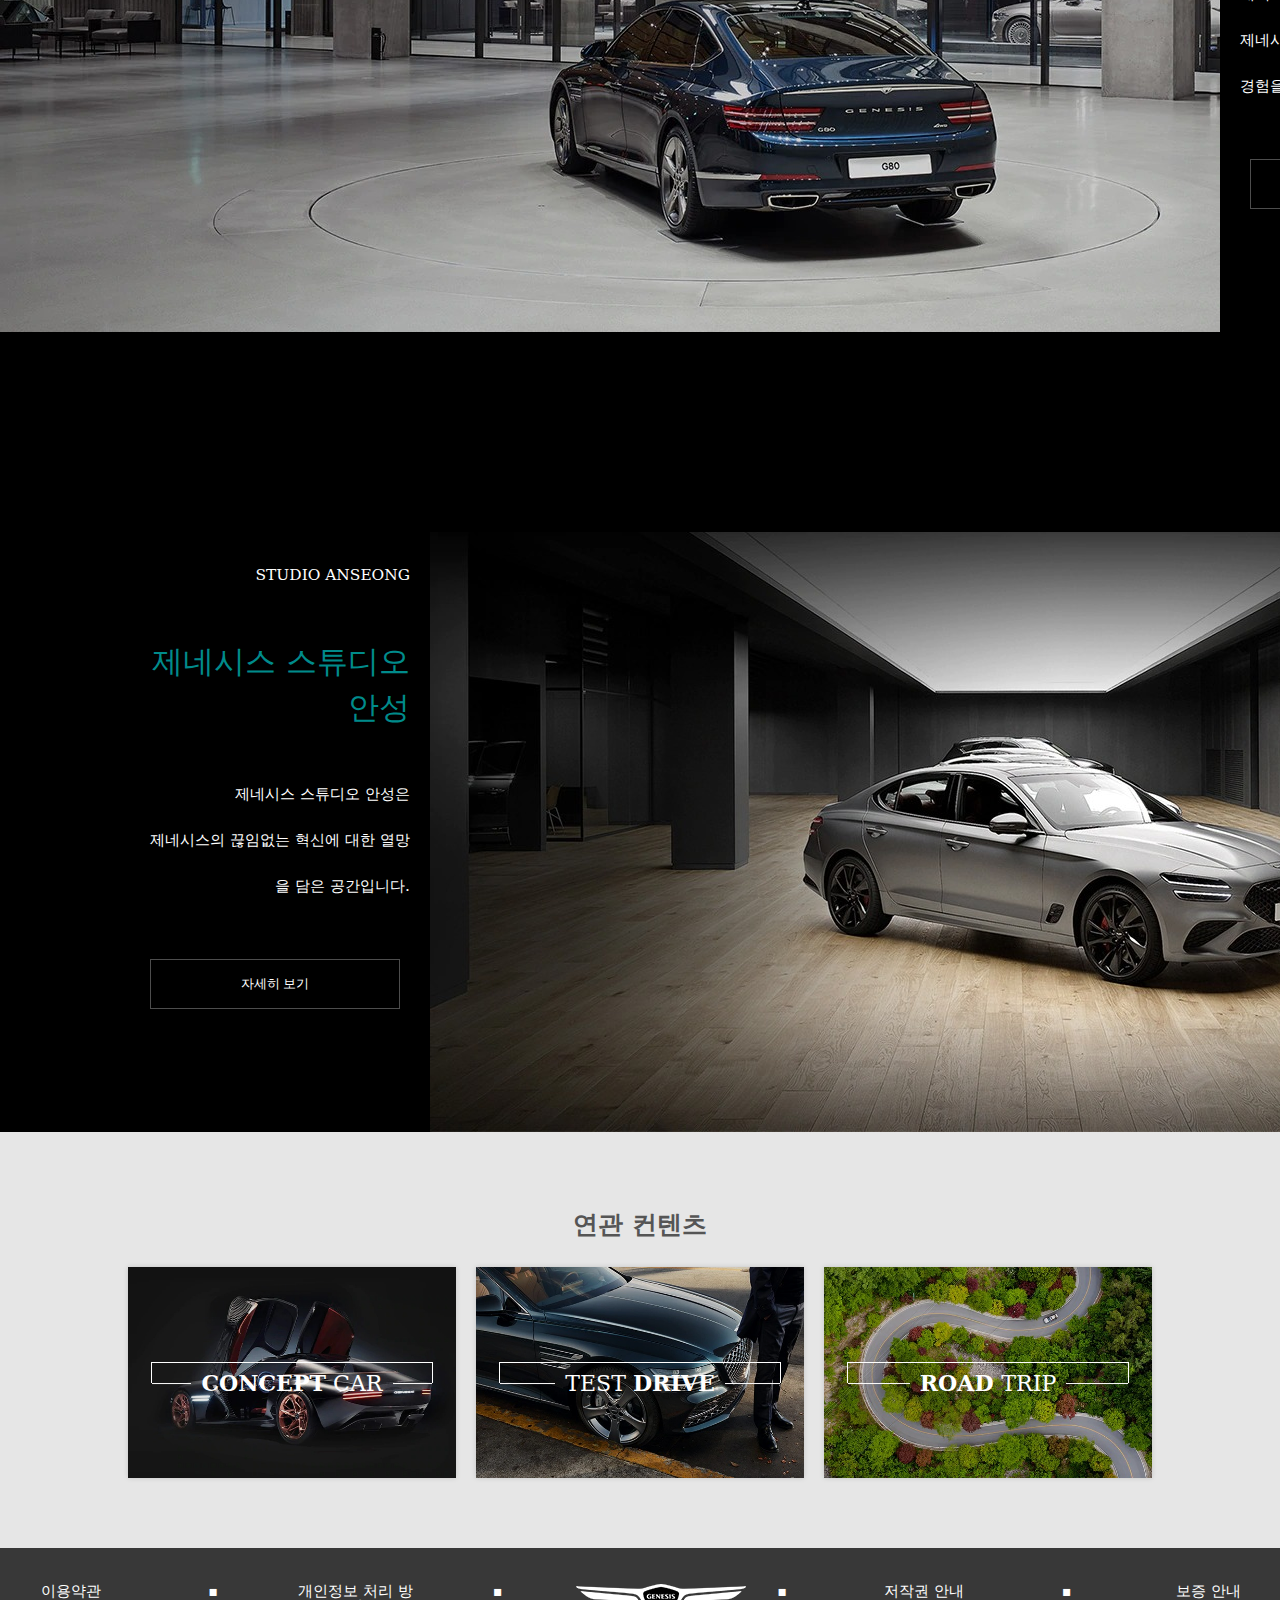
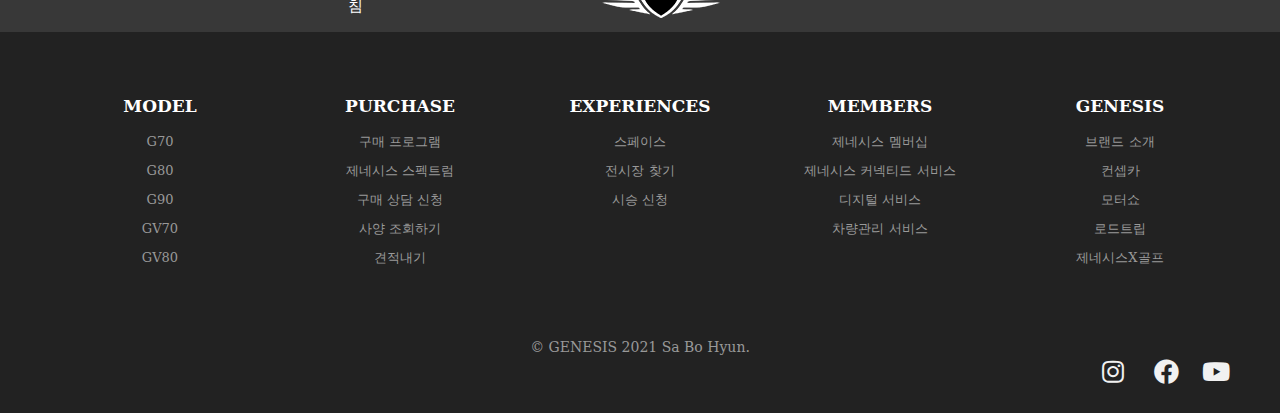
<file: project/genesis/experience.html>
<!DOCTYPE HTML>
<html lang='ko'>
<head>
	<title>GENESIS</title>
	<meta charset='utf-8'>
	<!-- 반응형 웹사이트 제작 -->
	<meta name='viewport' content='width=device-width, initial-scale=1.0, maximum-scale=1.8, minimum-scale=1.0'>	

	<link href='css/reset.css' rel='stylesheet'>
	<link href='css/style.css' rel='stylesheet'>
	<link href='css/respons.css' rel='stylesheet'>
	<link href="css/sub.css" rel="stylesheet">
	<link rel="stylesheet" href="https://cdnjs.cloudflare.com/ajax/libs/font-awesome/4.7.0/css/font-awesome.min.css">
	<link rel='stylesheet' href='https://use.fontawesome.com/releases/v5.7.0/css/all.css' integrity='sha384-lZN37f5QGtY3VHgisS14W3ExzMWZxybE1SJSEsQp9S+oqd12jhcu+A56Ebc1zFSJ' crossorigin='anonymous'>	
	
	<!-- 자바스크립트가 실행되기위한 스크립트 라이브러리 -->
	<script src='js/lib/jquery-1.12.4.min.js'></script>
	<!-- 벤더프리픽스를 붙이지 않아도 되는 스크립트 -->
	<script src='js/lib/prefixfree.min.js'></script>
	<script src='js/appbar.js'></script>

</head>
<body>

<div id="wrap">
	<header id="header">
		<div>
			<ul class="pc floatclear">
				<li>
					<h1>
						<a href="index.html">
							<img src="img/logo.png" alt="genesis">
						</a>
					</h1>
				</li>
				<li>
					<aside class="pc floatclear">
						<ul class="floatclear">
							<li><a><i class="fas fa-user-friends"></i></a></li>
							<li> | </li>
							<li><a href="login.html"><i class="fas fa-unlock-alt"></i></a></li>
						</ul>
					</aside>
				</li>
			</ul>  <!-- class="pc floatclear" -->
			<nav class="pc floatclear">
				<ul>
					<li></li>
					<li><a href="model.html">MODEL</a>
						<div class="sub">
							<div class="sub_content_1">
								<div>
									<a href="#">
										<p>GENESIS</p>
										<h2>G70</h2>
										<img src="image/genesis-nav-g70.png" alt="g70">
										<span>자세히 보기</span>
									</a>
								</div>
								<div>
									<a href="#">
										<p>GENESIS</p>
										<h2>G80</h2>
										<img src="image/genesis-nav-g80.png" alt="g80">
										<span>자세히 보기</span>
									</a>
								</div>
								<div>
									<a href="#">
										<p>GENESIS</p>
										<h2>G90</h2>
										<img src="image/genesis-nav-g90.png" alt="g90">
										<span>자세히 보기</span>
									</a>
								</div>
								<div>
									<a href="#">
										<p>GENESIS</p>
										<h2>GV70</h2>
										<img src="image/genesis-nav-gv70.png" alt="gv70">
										<span>자세히 보기</span>
									</a>
								</div>
								<div>
									<a href="#">
										<p>GENESIS</p>
										<h2>GV80</h2>
										<img src="image/genesis-nav-gv80.png" alt="gv80">
										<span>자세히 보기</span>
									</a>
								</div>
							</div>
						</div>
					</li>
					<li><a href="purchase.html">PURCHASE</a>
						<div class="sub">
							<div class="sub_content_2">
								<div class="brand">
									<h2>구매</h2><br>
									<p>당신만의 제네시스를 <br>찾아가는 여정을 지원합니다.</p>

								</div>
								<div class="line">
									<a href="#">
										<h2>구매프로그램</h2>
										<span>자세히 보기</span>
									</a>
								</div>
								<div class="line">
									<a href="#">
										<h2>스펙트럼</h2>
										<span>자세히 보기</span>
									</a>
								</div>
								<div class="line">
									<a href="#">
										<h2>구매 상담 신청</h2>
										<span>자세히 보기</span>
									</a>
								</div>
								<div class="line">
									<a href="#">
										<h2>사양 조회하기</h2>
										<span>자세히 보기</span>
									</a>
								</div>
								<div class="pur">
									<img src="image/genesis-nav-purchase.jpg" alt="PURCHASE">
									<p></p>
									<ul>
										<li><a href="#"><h3>견적 내기</h3></a></li>
										<!-- <li><p>다양한 옵션, 컬러 등 당신만을 <br> 위한 제네시스를 탐색해보세요.</p></li> -->
									</ul>	
								</div>
							</div>
						</div>
					</li>
					<li><a href="experience.html">EXPERIENCES</a>
						<div class="sub">
							<div class="sub_content_2">
								<div class="brand">
									<h2>체험</h2><br>
									<p>제네시스가 담아 낸 브랜드의 이상과 가치를 미리 경험할 수 있습니다.</p>

								</div>
								<div>
									<a href="experience.html">
										<h2>스페이스</h2>
										<span>자세히 보기</span>
									</a>
								</div>
								<div>
									<a href="#">
										<h2>시승 신청</h2>
										<span>자세히 보기</span>
									</a>
								</div>

								<div class="pur">
									<img src="image/genesis-nav-experience.jpg" alt="PURCHASE">
									<p></p>
									<ul>
										<li><a href="#"><h3>시승신청</h3></a></li>
										<!-- <li><p>다양한 옵션, 컬러 등 당신만을 <br> 위한 제네시스를 탐색해보세요.</p></li> -->
									</ul>	
								</div>
							</div>
						</div>
					</li>
					<li><a href="member.html">MEMBERS</a>
						<div class="sub">
							<div class="sub_content_2">
								<div class="brand">
									<h2>멤버스</h2><br>
									<p>제네시스를 선택한 순간 당신의 일상은 특별해집니다.</p>

								</div>
								<div>
									<a href="#">
										<h2>제네시스 멤버십</h2>
										<span>자세히 보기</span>
									</a>
								</div>
								<div>
									<a href="#">
										<h2>커넥티드 서비스</h2>
										<span>자세히 보기</span>
									</a>
								</div>
								<div>
									<a href="#">
										<h2>디지털 서비스</h2>
										<span>자세히 보기</span>
									</a>
								</div>
								<div>
									<a href="#">
										<h2>차량관리 서비스</h2>
										<span>자세히 보기</span>
									</a>
								</div>
								<div class="pur">
									<img src="image/genesis-nav-member.jpg" alt="PURCHASE">
									<p></p>
									<ul>
										<li><a href="#"><h3>제네시스 커넥티드 서비스</h3></a></li>
										<!-- <li><p>다양한 옵션, 컬러 등 당신만을 <br> 위한 제네시스를 탐색해보세요.</p></li> -->
									</ul>	
								</div>
							</div>
						</div>
					</li>
					<li><a href="genesis.html">GENESIS</a>
						<div class="sub">
							<div class="sub_content_2">
								<div class="brand">
									<h2>제네시스</h2><br>
									<p>높은 품격과 안목을 가진 사람들을 위한 최상의 자동차와 서비스를 만들어 내고자 합니다.</p>

								</div>
								<div>
									<a href="#">
										<h2>브랜드 소개</h2>
										<span>자세히 보기</span>
									</a>
								</div>
								<div>
									<a href="#">
										<h2>컨셉카</h2>
										<span>자세히 보기</span>
									</a>
								</div>
								<div>
									<a href="#">
										<h2>모터쇼</h2>
										<span>자세히 보기</span>
									</a>
								</div>
								<div>
									<a href="#">
										<h2>로드트립</h2>
										<span>자세히 보기</span>
									</a>
								</div>
								<div>
									<a href="#">
										<h2>제네시스X골프</h2>
										<span>자세히 보기</span>
									</a>
								</div>
							</div>
						</div>
					</li>
				</ul>
			</nav>
			<div class="sidebar_menu">
				<nav class="mobile floatclear m_nav">
					<ul>
						<li><a href="#">MODEL</a>
							<div class="m_sub1">
								<div class="m_sub_content_1">
									<div>
										<a href="#">
											<h2>G70</h2>
											<img src="image/genesis-nav-g70.png" alt="g70">
											<i class="fas fa-chevron-right fa-1x"></i>
										</a>
									</div>
									<div>
										<a href="#">
											<h2>G80</h2>
											<img src="image/genesis-nav-g80.png" alt="g80">
											<i class="fas fa-chevron-right fa-1x"></i>
										</a>
									</div>
									<div>
										<a href="#">
											<h2>G90</h2>
											<img src="image/genesis-nav-g90.png" alt="g90">
											<i class="fas fa-chevron-right fa-1x"></i>
										</a>
									</div>
									<div>
										<a href="#">
											<h2>GV70</h2>
											<img src="image/genesis-nav-gv70.png" alt="gv70">
											<i class="fas fa-chevron-right fa-1x"></i>
										</a>
									</div>
									<div>
										<a href="#">
											<h2>GV80</h2>
											<img src="image/genesis-nav-gv80.png" alt="gv80">
											<i class="fas fa-chevron-right fa-1x"></i>
										</a>
									</div>
								</div>
							</div>
						</li>
						<li><a href="#">PURCHASE</a>
							<div class="m_sub2">
								<div class="m_sub_content_2">
									<div class="line">
										<a href="#">
											<h2>구매프로그램</h2>
											<i class="fas fa-chevron-right fa-1x"></i>
										</a>
									</div>
									<div class="line">
										<a href="#">
											<h2>스펙트럼</h2>
											<i class="fas fa-chevron-right fa-1x"></i>
										</a>
									</div>
									<div class="line">
										<a href="#">
											<h2>구매 상담 신청</h2>
											<i class="fas fa-chevron-right fa-1x"></i>
										</a>
									</div>
									<div class="line">
										<a href="#">
											<h2>사양 조회하기</h2>
											<i class="fas fa-chevron-right fa-1x"></i>
										</a>
									</div>
									<img src="image/genesis-nav-purchase.jpg" alt="구매">
								</div>
							</div>
						</li>
						<li><a href="#">EXPERIENCES</a>
							<div class="m_sub3">
								<div class="m_sub_content_2">
									<div>
										<a href="#">
											<h2>스페이스</h2>
											<i class="fas fa-chevron-right fa-1x"></i>
										</a>
									</div>
									<div>
										<a href="#">
											<h2>시승 신청</h2>
											<i class="fas fa-chevron-right fa-1x"></i>
										</a>
									</div>
									<div>
										<a href="#">
											<h2>전시장 찾기</h2>
											<i class="fas fa-chevron-right fa-1x"></i>
										</a>
									</div>
									<img src="image/genesis-nav-experience.jpg" alt="체험">
	
								</div>
							</div>
						</li>
						<li><a href="#">MEMBERS</a>
							<div class="m_sub4">
								<div class="m_sub_content_2">
									<div>
										<a href="#">
											<h2>제네시스 멤버십</h2>
											<i class="fas fa-chevron-right fa-1x"></i>
										</a>
									</div>
									<div>
										<a href="#">
											<h2>커넥티드 서비스</h2>
											<i class="fas fa-chevron-right fa-1x"></i>
										</a>
									</div>
									<div>
										<a href="#">
											<h2>디지털 서비스</h2>
											<i class="fas fa-chevron-right fa-1x"></i>
										</a>
									</div>
									<div>
										<a href="#">
											<h2>차량관리 서비스</h2>
											<i class="fas fa-chevron-right fa-1x"></i>
										</a>
									</div>
									<img src="image/genesis-nav-member.jpg" alt="멤버">
								</div>
							</div>
						</li>
						<li><a href="#">GENESIS</a>
							<div class="m_sub5">
								<div class="m_sub_content_2">
									<div>
										<a href="#">
											<h2>브랜드 소개</h2>
											<i class="fas fa-chevron-right fa-1x"></i>
										</a>
									</div>
									<div>
										<a href="#">
											<h2>컨셉카</h2>
											<i class="fas fa-chevron-right fa-1x"></i>
										</a>
									</div>
									<div>
										<a href="#">
											<h2>모터쇼</h2>
											<i class="fas fa-chevron-right fa-1x"></i>
										</a>
									</div>
									<div>
										<a href="#">
											<h2>로드트립</h2>
											<i class="fas fa-chevron-right fa-1x"></i>
										</a>
									</div>
									<div>
										<a href="#">
											<h2>제네시스X골프</h2>
											<i class="fas fa-chevron-right fa-1x"></i>
										</a>
									</div>
								</div>
							</div>
						</li>
					</ul>
				</nav> <!--class="mobile floatclear"-->
			</div>
			<div class="mobile">
				<ul>
					<li>
						<a href="#" class="appBarBtn">
							<i class="bar1 bar"></i>
							<i class="bar2 bar"></i>
							<i class="bar3 bar"></i>
						</a>
					</li>
					<li>
						<a href="index.html" class="mobile-logo-btn">
							<span><img src="img/logo.png" alt=""></span>
						</a>
					</li>
					<li>
						<a href="login.html" class="mobile-user-btn">
							<i class="fas fa-user-friends"></i>
						</a>
					</li>
				</ul>
			</div> <!-- class="mobile" -->
		</div>
	</header>
	<main id="main">
		<div class="menu_bg"></div>
		
		<section id="section1-3">
			<div>
				<div class="experience">
					<ul>
						<img src="image/genesis-experience-main.png" alt="">
						<li><span>SPACE</span></li>
						<li><h1>제네시스 스페이스</h1></li>
						<li><p>제네시스의 특별함을 제네시스 브랜드 스페이스에서 경험하세요.</p></li>
					</ul>
					<div class="bottom-icon-wrap">
						<a href="#"><i class="fas fa-chevron-down"></i></a>
					</div>
				</div>
			</div>
		</section>
		<section id="section2-3">
			<div>
				<ul>
					<li>
						<a href="index.html">홈</a> 
						> 
						<a href="experience.html"> EXPERIENCES</a> 
						> 
						<a href="experience.html">스페이스</a>
					</li>
				</ul>
			</div>
		</section>
		<div class="section3-model">
			<ul>
				<li><h1>OUR SPACE</h1></li>
				<li>다양한 제네시스 차량 시승 및 차량에 대한 큐레이션, 컨셉카 전시 등 제네시스에 관한 다양한 체험을 제공합니다.</li>
			</ul>
		</div>
		<section id="section3-3">
			<div class="hanam">
				<div>
					<img src="image/genesis-space-hanam.jpg" alt="하남">
				</div>
				<div class="studio">
					<ul>
						<li><span>STUDIO HANAM</span></li>
						<li><h1>제네시스 스튜디오 하남</h1></li>
						<li><p>제네시스 스튜디오 하남은 겉으로 드러나는 화려함을 <br>걷어내고 본질적인 가치에 집중합니다.</p></li>
						<li>
							<button class="more">자세히 보기</button>
						</li>
					</ul>
				</div>
			</div>
			<div class="gangnam">
				<div class="studio">
					<ul>
						<li><span>GENESIS GANGNAM</span></li>
						<li><h1>제네시스 강남</h1></li>
						<li><p>제네시스를 경험하는 가장 완벽한 공간으로 당신을 초대합니다. <br>전문 큐레이터가 최적의 구매 여정으로 당신을 안내합니다.

						</p></li>
						<li>
							<button class="more">자세히 보기</button>
						</li>
					</ul>
				</div>
				<div>
					<img src="image/genesis-space-gangnam.jpg" alt="강남">
				</div>
			</div>
			<div class="suji">
				<div>
					<img src="image/genesis-space-suji.jpg" alt="수지">
				</div>
				<div class="studio">
					<ul>
						<li><span>STUDIO SUJI</span></li>
						<li><h1>제네시스 수지</h1></li>
						<li><p>제네시스 수지는 차량 경험부터 구매, 구매 후 인도까지 <br> 제네시스와의 모든 여정에 있어 특별한 경험을 제공합니다.</p></li>
						<li>
							<button class="more">자세히 보기</button>
						</li>
					</ul>
				</div>
			</div>
			<div class="anseong">
				<div class="studio">
					<ul>
						<li><span>STUDIO ANSEONG</span></li>
						<li><h1>제네시스 스튜디오 안성</h1></li>
						<li><p>제네시스 스튜디오 안성은 <br>제네시스의 끊임없는 혁신에 대한 열망을 담은 공간입니다.</p></li>
						<li>
							<button class="more">자세히 보기	</button>
						</li>
					</ul>
				</div>
				<div>
					<img src="image/genesis-space-anseong.jpg" alt="하남">
				</div>
			</div>
		</section>
		
		<section id="section6">
			<div>
				<h1>연관 컨텐츠</h1>
			</div>
			<div>
				<figure class="section6-content">
					<img src="image/genesis-space-concept.jpg" alt="">
					<figcaption>
					  <p>
						제네시스의 디자인 철학을 보여주는 컨셉카.  <br> 탄탄한 균형감과 장인정신이 깃든 완벽한 디테일을 확인해보세요.
					</p>
					  <div class="heading">
						<h2><span>concept</span> car</h2>
					  </div>
					</figcaption>
					<a href="#"></a>
				</figure>
				<figure class="section6-content">
					<img src="image/genesis-space-test-drive.jpg" alt="">
					<figcaption>
					  <p>가까운 제네시스 시승 센터에서 제네시스만의 <br> 특별함을 체험하실 수 있습니다.</p>
					  <div class="heading">
						<h2>test <span>drive </span></h2>
					  </div>
					</figcaption>
					<a href="#"></a>
				</figure>
				<figure class="section6-content">
					<img src="image/genesis-space-road-trip.jpg" alt="">
					<figcaption>
					  <p>제네시스와 내셔널지오그래픽 트래블러와 함께하는 <br> 서사적 여행 제네시스 로드트립을 통해 자세한 정보를 확인하세요.</p>
					  <div class="heading">
						<h2><span>road </span>trip</h2>
					  </div>
					</figcaption>
					<a href="#"></a>
				</figure>
			</div>
		</section>
	</main>
	<footer id="footer">
		<div class="footer-top">
			<ul>
				<li>
					<ul class="footer-logo">
						<li><a href="#">이용약관</a></li>
						<li>▪</li>
						<li><a href="#">개인정보 처리 방침</a></li>
						<li>▪</li>
						<li><a href="#"><img src="img/logo.png" alt=""></a></li>
						<li>▪</li>
						<li><a href="#">저작권 안내</a></li>
						<li>▪</li>
						<li><a href="#">보증 안내</a></li>
					</ul>
				</li>
			</ul>
		</div>
		<div class="footer-cen">
			<ul>
				<li>
					<ul class="footer-sitemap-wrap floatclear">
						<li>
							<h2>MODEL</h2>
							<ul class="footer-sub">
								<li><a href="#">G70</a></li>
								<li><a href="#">G80</a></li>
								<li><a href="#">G90</a></li>
								<li><a href="#">GV70</a></li>
								<li><a href="#">GV80</a></li>
							</ul>
						</li>
						<li>
							<h2>PURCHASE</h2>
							<ul class="footer-sub">
								<li><a href="#">구매 프로그램</a></li>
								<li><a href="#">제네시스 스펙트럼</a></li>
								<li><a href="#">구매 상담 신청</a></li>
								<li><a href="#">사양 조회하기</a></li>
								<li><a href="#">견적내기</a></li>
							</ul>
						</li>
						<li>
							<h2>EXPERIENCES</h2>
							<ul class="footer-sub">
								<li><a href="#">스페이스</a></li>
								<li><a href="#">전시장 찾기</a></li>
								<li><a href="#">시승 신청</a></li>
							</ul>
						</li>
						<li>
							<h2>MEMBERS</h2>
							<ul class="footer-sub">
								<li><a href="#">제네시스 멤버십</a></li>
								<li><a href="#">제네시스 커넥티드 서비스</a></li>
								<li><a href="#">디지털 서비스</a></li>
								<li><a href="#">차량관리 서비스</a></li>
							</ul>
						</li>
						<li>
							<h2>GENESIS</h2>
							<ul class="footer-sub">
								<li><a href="#">브랜드 소개</a></li>
								<li><a href="#">컨셉카</a></li>
								<li><a href="#">모터쇼</a></li>
								<li><a href="#">로드트립</a></li>
								<li><a href="#">제네시스X골프</a></li>
							</ul>
						</li>
					</ul>
				</li>
				
				<li>
					<address>
						<ul class="floatclear">
							<li>
								&copy; GENESIS 2021 Sa Bo Hyun<span>.</span>
							</li>
							<li>
								<ul class="floatclear">
									<li><a href="#"><i class="fab fa-instagram"></i></a></li>
									<li><a href="#"><i class="fab fa-facebook"></i></a></li>
									<li><a href="#"><i class="fab fa-youtube"></i></a></li>
								</ul>
							</li>
						</ul>
					</address>
				</li>
			</ul>
		</div>
	</footer>
</div>
</body>
</html>
</file>
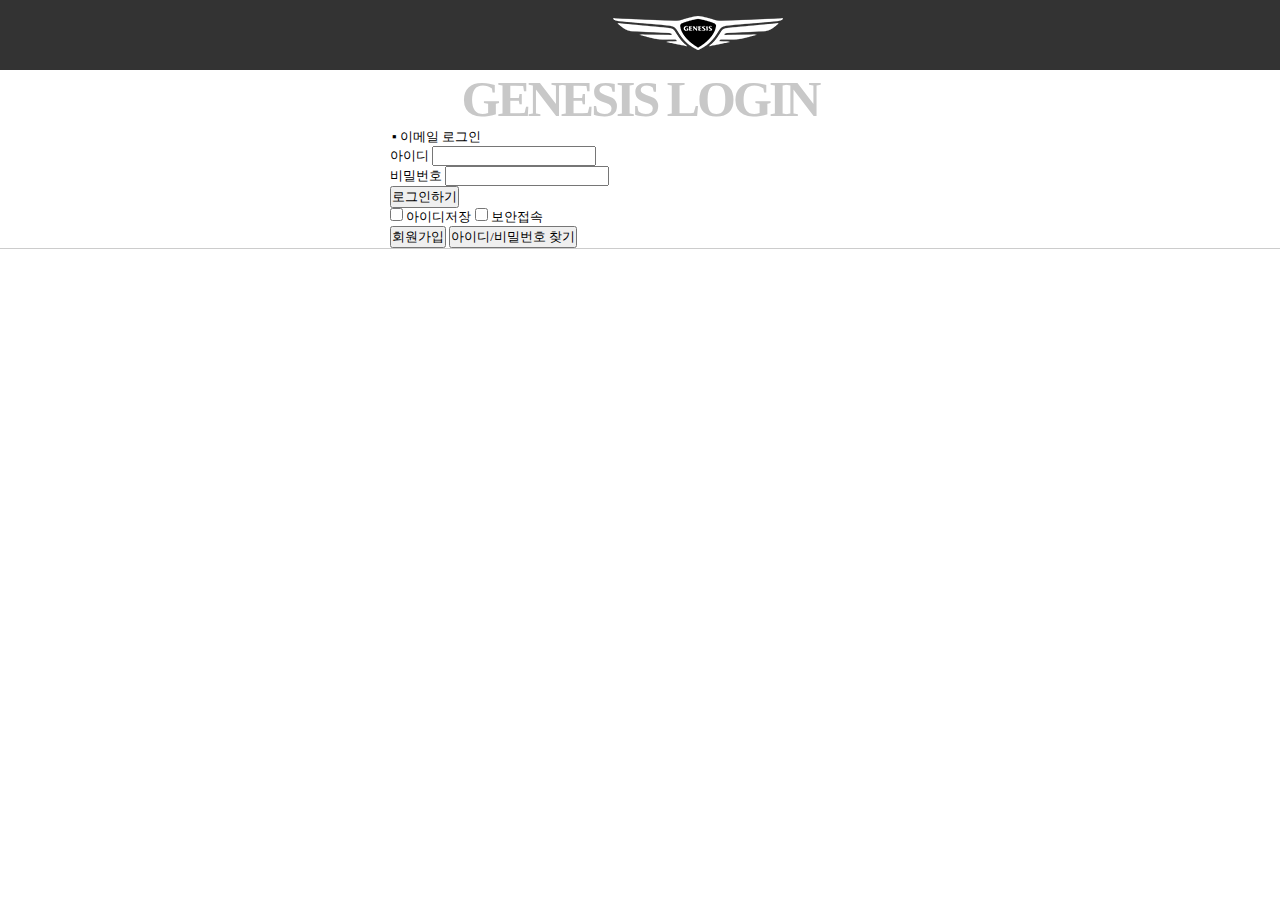
<file: project/genesis/login.html>
<!DOCTYPE html>
<html lang="en">
<head>
    <meta charset="UTF-8">
    <meta name="viewport" content="width=device-width, initial-scale=1.0">
    <title>GENESIS - 로그인</title>
    <link rel="stylesheet" href="css/login.css">
</head>
<body>
    <form id="loginForm">
        <div id="header">
            <ul>
                <li><a href="index.html"><img src="img/logo.png" alt=""></a></li>
            </u>
        </div>
        <div id="content">
            <div>
                <h1>GENESIS LOGIN</h1>
                <legend>▪ 이메일 로그인</legend>
                <div id="login">
                    <p>
                        <label for="userId" class="labelStyle" value="dkdk">아이디</label>
                        <input type="text" id="userId" />
                    </p>
                    <p>
                        <label for="userPWD" class="labelStyle">비밀번호</label>
                        <input type="password" id="userPWD" />
                    </p>
                </div>
                    <input type="submit" value="로그인하기" id="btnLogin" />
                <p id="btn1">
                    <input type="checkbox" id="saveId" value="savedIdYes" />
                    <label for="saveId">아이디저장</label>	
                    <input type="checkbox" id="secure" value="secureYes" />
                    <label for="secure">보안접속</label>	
                </p>
                <p id="btn2">
                    <input type="button" value="회원가입" id="btnJoin" />
                    <input type="button" value="아이디/비밀번호 찾기" id="btnSearch" />
                </p>
            </di>
        </div>
        
    </form>
</body>
</html>
</file>
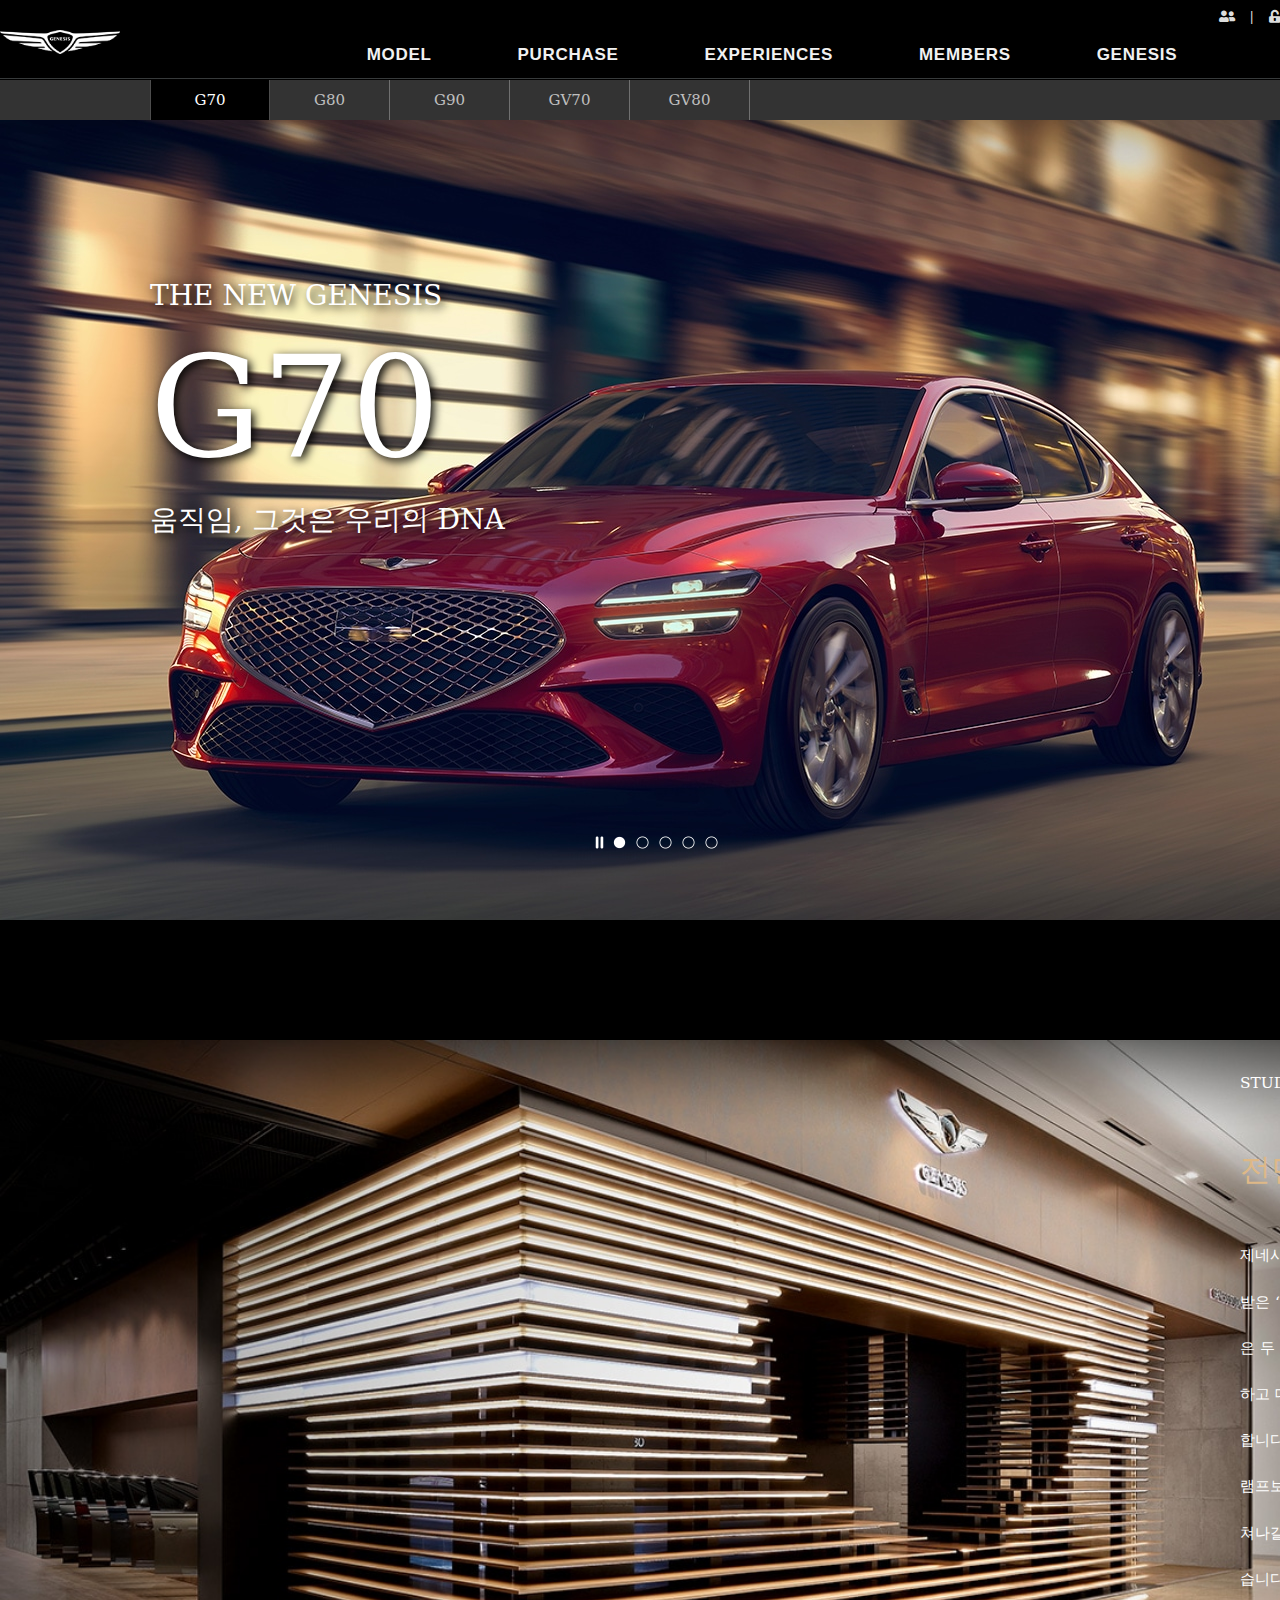
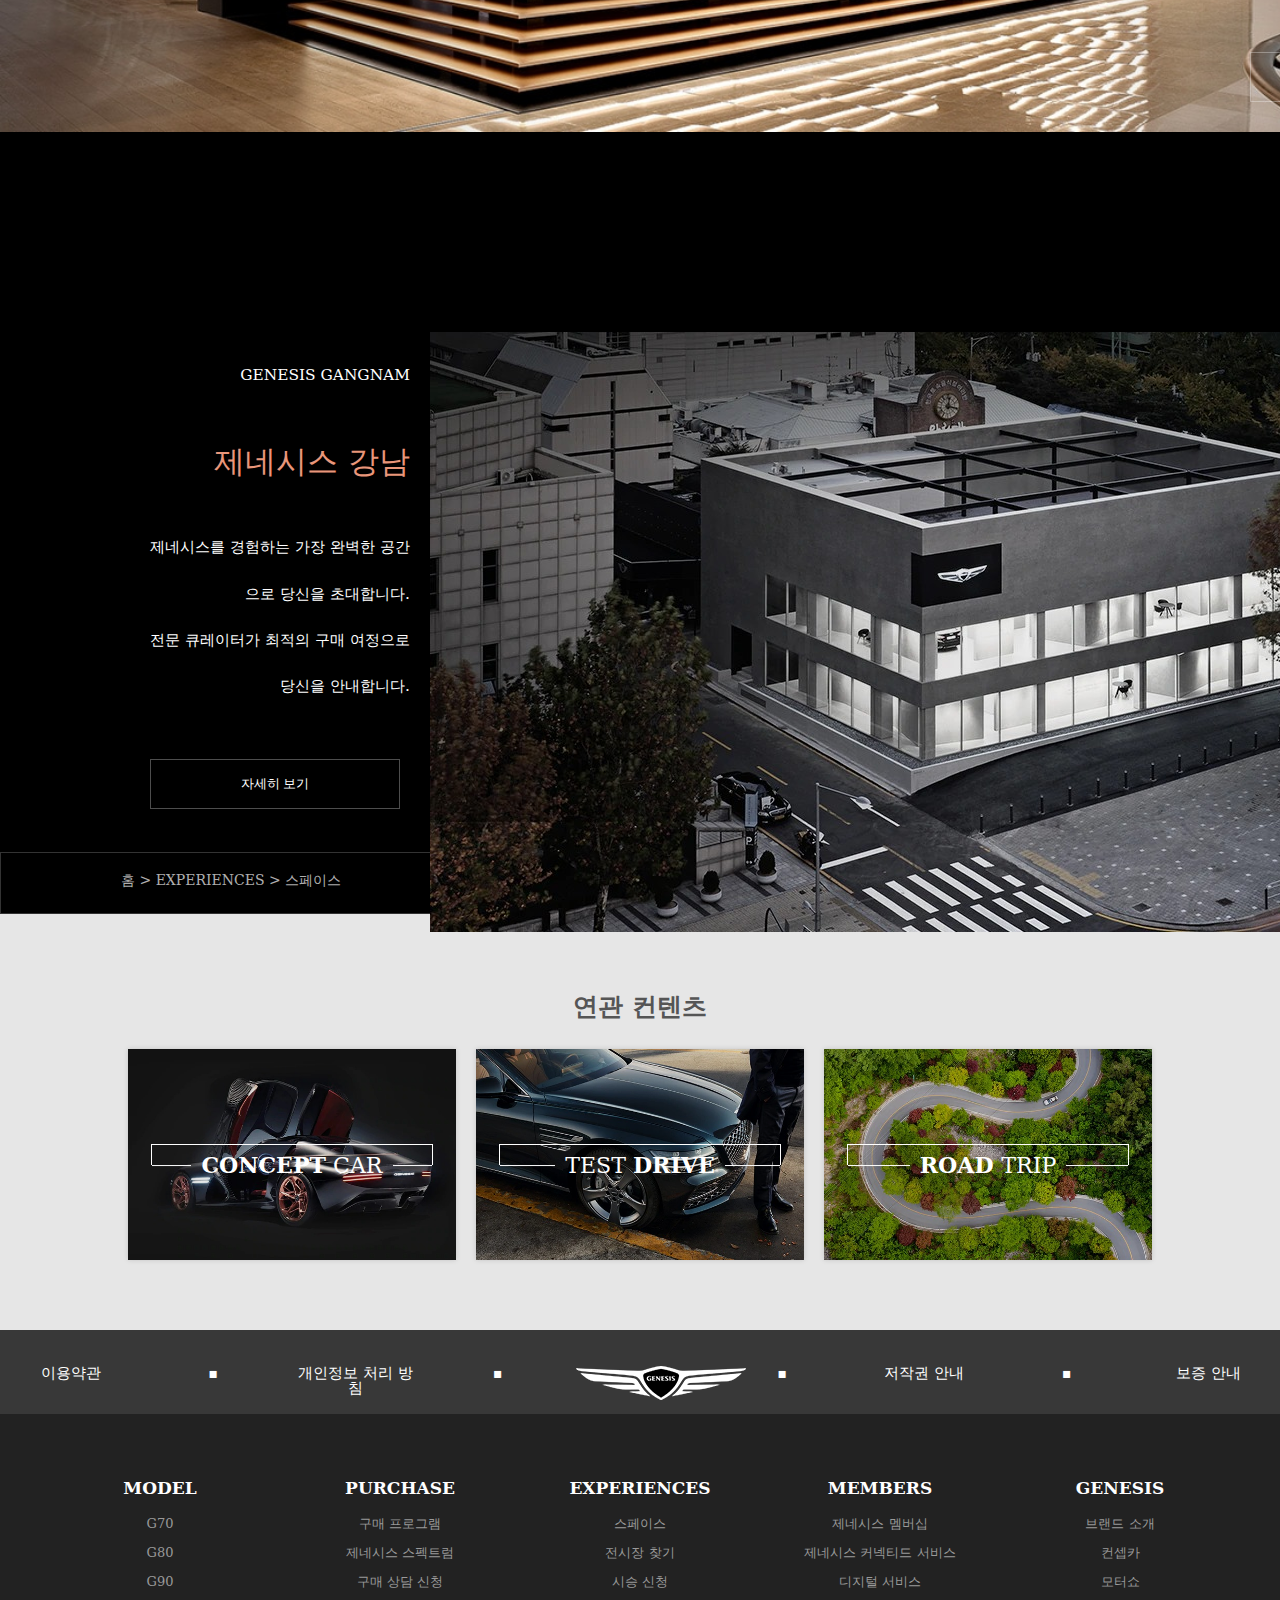
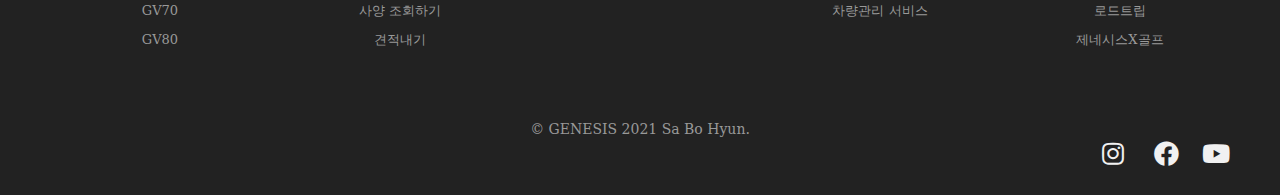
<file: project/genesis/model.html>
<!DOCTYPE HTML>
<html lang='ko'>
<head>
	<title>GENESIS</title>
	<meta charset='utf-8'>
	<!-- 반응형 웹사이트 제작 -->
	<meta name='viewport' content='width=device-width, initial-scale=1.0, maximum-scale=1.8, minimum-scale=1.0'>	

	<link href='css/reset.css' rel='stylesheet'>
	<link href='css/style.css' rel='stylesheet'>
	<link href='css/sub.css' rel='stylesheet'>
	<link href='css/respons.css' rel='stylesheet'>
	<link rel="stylesheet" href="https://cdnjs.cloudflare.com/ajax/libs/font-awesome/4.7.0/css/font-awesome.min.css">
	<link rel='stylesheet' href='https://use.fontawesome.com/releases/v5.7.0/css/all.css' integrity='sha384-lZN37f5QGtY3VHgisS14W3ExzMWZxybE1SJSEsQp9S+oqd12jhcu+A56Ebc1zFSJ' crossorigin='anonymous'>	
	
	<!-- 자바스크립트가 실행되기위한 스크립트 라이브러리 -->
	<script src='js/lib/jquery-1.12.4.min.js'></script>
	<!-- 벤더프리픽스를 붙이지 않아도 되는 스크립트 -->
	<script src='js/lib/prefixfree.min.js'></script>
	<script src='js/appbar.js'></script>
	<script src="js/script.js"></SCRipt>

</head>
<body>

	<div id="wrap">
		<header id="header">
			<div>
				<ul class="pc floatclear">
					<li>
						<h1>
							<a href="index.html">
								<img src="img/logo.png" alt="genesis">
							</a>
						</h1>
					</li>
					<li>
						<aside class="pc floatclear">
							<ul class="floatclear">
								<li><a><i class="fas fa-user-friends"></i></a></li>
								<li> | </li>
								<li><a href="login.html"><i class="fas fa-unlock-alt"></i></a></li>
							</ul>
						</aside>
					</li>
				</ul>  <!-- class="pc floatclear" -->
				<nav class="pc floatclear">
					<ul>
						<li></li>
						<li><a href="model.html">MODEL</a>
							<div class="sub">
								<div class="sub_content_1">
									<div>
										<a href="#">
											<p>GENESIS</p>
											<h2>G70</h2>
											<img src="image/genesis-nav-g70.png" alt="g70">
											<span>자세히 보기</span>
										</a>
									</div>
									<div>
										<a href="#">
											<p>GENESIS</p>
											<h2>G80</h2>
											<img src="image/genesis-nav-g80.png" alt="g80">
											<span>자세히 보기</span>
										</a>
									</div>
									<div>
										<a href="#">
											<p>GENESIS</p>
											<h2>G90</h2>
											<img src="image/genesis-nav-g90.png" alt="g90">
											<span>자세히 보기</span>
										</a>
									</div>
									<div>
										<a href="#">
											<p>GENESIS</p>
											<h2>GV70</h2>
											<img src="image/genesis-nav-gv70.png" alt="gv70">
											<span>자세히 보기</span>
										</a>
									</div>
									<div>
										<a href="#">
											<p>GENESIS</p>
											<h2>GV80</h2>
											<img src="image/genesis-nav-gv80.png" alt="gv80">
											<span>자세히 보기</span>
										</a>
									</div>
								</div>
							</div>
						</li>
						<li><a href="purchase.html">PURCHASE</a>
							<div class="sub">
								<div class="sub_content_2">
									<div class="brand">
										<h2>구매</h2><br>
										<p>당신만의 제네시스를 <br>찾아가는 여정을 지원합니다.</p>
	
									</div>
									<div class="line">
										<a href="#">
											<h2>구매프로그램</h2>
											<span>자세히 보기</span>
										</a>
									</div>
									<div class="line">
										<a href="#">
											<h2>스펙트럼</h2>
											<span>자세히 보기</span>
										</a>
									</div>
									<div class="line">
										<a href="#">
											<h2>구매 상담 신청</h2>
											<span>자세히 보기</span>
										</a>
									</div>
									<div class="line">
										<a href="#">
											<h2>사양 조회하기</h2>
											<span>자세히 보기</span>
										</a>
									</div>
									<div class="pur">
										<img src="image/genesis-nav-purchase.jpg" alt="PURCHASE">
										<p></p>
										<ul>
											<li><a href="#"><h3>견적 내기</h3></a></li>
											<!-- <li><p>다양한 옵션, 컬러 등 당신만을 <br> 위한 제네시스를 탐색해보세요.</p></li> -->
										</ul>	
									</div>
								</div>
							</div>
						</li>
						<li><a href="experience.html">EXPERIENCES</a>
							<div class="sub">
								<div class="sub_content_2">
									<div class="brand">
										<h2>체험</h2><br>
										<p>제네시스가 담아 낸 브랜드의 이상과 가치를 미리 경험할 수 있습니다.</p>
	
									</div>
									<div>
										<a href="experience.html">
											<h2>스페이스</h2>
											<span>자세히 보기</span>
										</a>
									</div>
									<div>
										<a href="#">
											<h2>시승 신청</h2>
											<span>자세히 보기</span>
										</a>
									</div>
	
									<div class="pur">
										<img src="image/genesis-nav-experience.jpg" alt="PURCHASE">
										<p></p>
										<ul>
											<li><a href="#"><h3>시승신청</h3></a></li>
											<!-- <li><p>다양한 옵션, 컬러 등 당신만을 <br> 위한 제네시스를 탐색해보세요.</p></li> -->
										</ul>	
									</div>
								</div>
							</div>
						</li>
						<li><a href="member.html">MEMBERS</a>
							<div class="sub">
								<div class="sub_content_2">
									<div class="brand">
										<h2>멤버스</h2><br>
										<p>제네시스를 선택한 순간 당신의 일상은 특별해집니다.</p>
	
									</div>
									<div>
										<a href="#">
											<h2>제네시스 멤버십</h2>
											<span>자세히 보기</span>
										</a>
									</div>
									<div>
										<a href="#">
											<h2>커넥티드 서비스</h2>
											<span>자세히 보기</span>
										</a>
									</div>
									<div>
										<a href="#">
											<h2>디지털 서비스</h2>
											<span>자세히 보기</span>
										</a>
									</div>
									<div>
										<a href="#">
											<h2>차량관리 서비스</h2>
											<span>자세히 보기</span>
										</a>
									</div>
									<div class="pur">
										<img src="image/genesis-nav-member.jpg" alt="PURCHASE">
										<p></p>
										<ul>
											<li><a href="#"><h3>제네시스 커넥티드 서비스</h3></a></li>
											<!-- <li><p>다양한 옵션, 컬러 등 당신만을 <br> 위한 제네시스를 탐색해보세요.</p></li> -->
										</ul>	
									</div>
								</div>
							</div>
						</li>
						<li><a href="genesis.html">GENESIS</a>
							<div class="sub">
								<div class="sub_content_2">
									<div class="brand">
										<h2>제네시스</h2><br>
										<p>높은 품격과 안목을 가진 사람들을 위한 최상의 자동차와 서비스를 만들어 내고자 합니다.</p>
	
									</div>
									<div>
										<a href="#">
											<h2>브랜드 소개</h2>
											<span>자세히 보기</span>
										</a>
									</div>
									<div>
										<a href="#">
											<h2>컨셉카</h2>
											<span>자세히 보기</span>
										</a>
									</div>
									<div>
										<a href="#">
											<h2>모터쇼</h2>
											<span>자세히 보기</span>
										</a>
									</div>
									<div>
										<a href="#">
											<h2>로드트립</h2>
											<span>자세히 보기</span>
										</a>
									</div>
									<div>
										<a href="#">
											<h2>제네시스X골프</h2>
											<span>자세히 보기</span>
										</a>
									</div>
								</div>
							</div>
						</li>
					</ul>
				</nav>
	
				
				<div class="sidebar_menu">
					<nav class="mobile floatclear m_nav">
						<ul>
							<li><a href="#">MODEL</a>
								<div class="m_sub1">
									<div class="m_sub_content_1">
										<div>
											<a href="#">
												<h2>G70</h2>
												<img src="image/genesis-nav-g70.png" alt="g70">
												<i class="fas fa-chevron-right fa-1x"></i>
											</a>
										</div>
										<div>
											<a href="#">
												<h2>G80</h2>
												<img src="image/genesis-nav-g80.png" alt="g80">
												<i class="fas fa-chevron-right fa-1x"></i>
											</a>
										</div>
										<div>
											<a href="#">
												<h2>G90</h2>
												<img src="image/genesis-nav-g90.png" alt="g90">
												<i class="fas fa-chevron-right fa-1x"></i>
											</a>
										</div>
										<div>
											<a href="#">
												<h2>GV70</h2>
												<img src="image/genesis-nav-gv70.png" alt="gv70">
												<i class="fas fa-chevron-right fa-1x"></i>
											</a>
										</div>
										<div>
											<a href="#">
												<h2>GV80</h2>
												<img src="image/genesis-nav-gv80.png" alt="gv80">
												<i class="fas fa-chevron-right fa-1x"></i>
											</a>
										</div>
									</div>
								</div>
							</li>
							<li><a href="#">PURCHASE</a>
								<div class="m_sub2">
									<div class="m_sub_content_2">
										<div class="line">
											<a href="#">
												<h2>구매프로그램</h2>
												<i class="fas fa-chevron-right fa-1x"></i>
											</a>
										</div>
										<div class="line">
											<a href="#">
												<h2>스펙트럼</h2>
												<i class="fas fa-chevron-right fa-1x"></i>
											</a>
										</div>
										<div class="line">
											<a href="#">
												<h2>구매 상담 신청</h2>
												<i class="fas fa-chevron-right fa-1x"></i>
											</a>
										</div>
										<div class="line">
											<a href="#">
												<h2>사양 조회하기</h2>
												<i class="fas fa-chevron-right fa-1x"></i>
											</a>
										</div>
										<img src="image/genesis-nav-purchase.jpg" alt="구매">
									</div>
								</div>
							</li>
							<li><a href="#">EXPERIENCES</a>
								<div class="m_sub3">
									<div class="m_sub_content_2">
										<div>
											<a href="#">
												<h2>스페이스</h2>
												<i class="fas fa-chevron-right fa-1x"></i>
											</a>
										</div>
										<div>
											<a href="#">
												<h2>시승 신청</h2>
												<i class="fas fa-chevron-right fa-1x"></i>
											</a>
										</div>
										<div>
											<a href="#">
												<h2>전시장 찾기</h2>
												<i class="fas fa-chevron-right fa-1x"></i>
											</a>
										</div>
										<img src="image/genesis-nav-experience.jpg" alt="체험">
		
									</div>
								</div>
							</li>
							<li><a href="#">MEMBERS</a>
								<div class="m_sub4">
									<div class="m_sub_content_2">
										<div>
											<a href="#">
												<h2>제네시스 멤버십</h2>
												<i class="fas fa-chevron-right fa-1x"></i>
											</a>
										</div>
										<div>
											<a href="#">
												<h2>커넥티드 서비스</h2>
												<i class="fas fa-chevron-right fa-1x"></i>
											</a>
										</div>
										<div>
											<a href="#">
												<h2>디지털 서비스</h2>
												<i class="fas fa-chevron-right fa-1x"></i>
											</a>
										</div>
										<div>
											<a href="#">
												<h2>차량관리 서비스</h2>
												<i class="fas fa-chevron-right fa-1x"></i>
											</a>
										</div>
										<img src="image/genesis-nav-member.jpg" alt="멤버">
									</div>
								</div>
							</li>
							<li><a href="#">GENESIS</a>
								<div class="m_sub5">
									<div class="m_sub_content_2">
										<div>
											<a href="#">
												<h2>브랜드 소개</h2>
												<i class="fas fa-chevron-right fa-1x"></i>
											</a>
										</div>
										<div>
											<a href="#">
												<h2>컨셉카</h2>
												<i class="fas fa-chevron-right fa-1x"></i>
											</a>
										</div>
										<div>
											<a href="#">
												<h2>모터쇼</h2>
												<i class="fas fa-chevron-right fa-1x"></i>
											</a>
										</div>
										<div>
											<a href="#">
												<h2>로드트립</h2>
												<i class="fas fa-chevron-right fa-1x"></i>
											</a>
										</div>
										<div>
											<a href="#">
												<h2>제네시스X골프</h2>
												<i class="fas fa-chevron-right fa-1x"></i>
											</a>
										</div>
									</div>
								</div>
							</li>
						</ul>
					</nav> <!--class="mobile floatclear"-->
				</div>
				<div class="mobile">
					<ul>
						<li>
							<a href="#" class="appBarBtn">
								<i class="bar1 bar"></i>
								<i class="bar2 bar"></i>
								<i class="bar3 bar"></i>
							</a>
						</li>
						<li>
							<a href="index.html" class="mobile-logo-btn">
								<span><img src="img/logo.png" alt=""></span>
							</a>
						</li>
						<li>
							<a href="login.html" class="mobile-user-btn">
								<i class="fas fa-user-friends"></i>
							</a>
						</li>
					</ul>
				</div> <!-- class="mobile" -->
			</div>
		</header>
		<main id="main">
			
			<div class="menu_bg"></div>
			<!-- 모델 탭 -->
			<section id="main_model">
				<div class="model_nav_wrap">
					<div class="model_nav">
						<input type="radio" id="first" name="tab" checked="checked">
						<input type="radio" id="second" name="tab">
						<input type="radio" id="third" name="tab">
						<input type="radio" id="fourth" name="tab">
						<input type="radio" id="fifth" name="tab">
						<section class="buttons">
							<label for="first">G70</label>
							<label for="second">G80</label>
							<label for="third">G90</label>
							<label for="fourth">GV70</label>
							<label for="fifth">GV80</label>
						</section>
						<!-- 탭1 G70 -->
						<div class="tab_item">
							<div class="tab1_G70 floatclear">
								<!-- 모델 슬라이드 배너 -->
								<section id="model_slide">
									<!-- G70 배너 -->
									<div id="main_img"> 
										<div id="slide_text">
											<span>THE NEW GENESIS</span>
											<h1>G70</h1>
											<p>움직임, 그것은 우리의 DNA</p>
										</div>
										<div id="slide_btn">
											<div class="slide_stop">
												<ul>
													<li class="sd_stop"><a href="#">stop</a></li>
													<li class="sd_start"><a href="#">play</a></li>
												</ul>
											</div>	
											<div class="slide_num">
												<ul>
													<li class="on"><a href="#">1</a></li>
													<li><a href="#">2</a></li>
													<li><a href="#">3</a></li>
													<li><a href="#">4</a></li>
													<li><a href="#">5</a></li>
												</ul>
											</div>
										</div>
										<div id="slide_img_wrap">
											<div class="slide_img">
												<div class="pc_main">
													<ul>
														<li class="G70_0"><a href="#">배너이미지1</a></li>
														<li class="G70_1"><a href="#">배너이미지2</a></li>
														<li class="G70_2"><a href="#">배너이미지3</a></li>
														<li class="G70_3"><a href="#">배너이미지4</a></li>
														<li class="G70_4"><a href="#">배너이미지5</a></li>
													</ul>
												</div>
											</div>
										</div>
									</div>  
								</section>
								<!-- 모델 디자인 컨텐츠 -->
								<div class="section3-model">
									<ul>
										<li><h1>OUR DESIGN</h1></li>
										<li>다양한 제네시스 차량 시승 및 차량에 대한 큐레이션, 컨셉카 전시 등 제네시스에 관한 다양한 체험을 제공합니다.</li>
									</ul>
								</div>
								<section id="section3-3">
									<div class="hanam">
										<div>
											<img src="image/genesis-space-hanam.jpg" alt="하남">
										</div>
										<div class="studio">
											<ul>
												<li><span>STUDIO HANAM</span></li>
												<li><h1>전면 디자인</h1></li>
												<li><p>제네시스 윙로고의 크레스트에서 영감을 받은 ‘크레스트 그릴’과 날개 형상을 닮은 두 줄의 ‘쿼드램프’가 적용되어 당당하고 대범한 G70 고유의 캐릭터를 표현합니다. 또한 크레스트 그릴 높이를 쿼드램프보다 낮게 구성하여 당장에라도 뛰쳐나갈 듯한 역동적 캐릭터를 표현하였습니다.</p></li>
												<li>
													<button class="more">자세히 보기</button>
												</li>
											</ul>
										</div>
									</div>
									<div class="gangnam">
										<div class="studio">
											<ul>
												<li><span>GENESIS GANGNAM</span></li>
												<li><h1>제네시스 강남</h1></li>
												<li><p>제네시스를 경험하는 가장 완벽한 공간으로 당신을 초대합니다. <br>전문 큐레이터가 최적의 구매 여정으로 당신을 안내합니다.</p></li>
												<li>
													<button class="more">자세히 보기</button>
												</li>
											</ul>
										</div>
										<div>
											<img src="image/genesis-space-gangnam.jpg" alt="강남">
										</div>
									</div>
								</section>
							</div>
						</div>

						


						
					</div>
					<div>

					</div>
				</div>
			</section>
			
			<section id="section2-3">
				<div>
					<ul>
						<li>
							<a href="index.html">홈</a> 
							> 
							<a href="experience.html"> EXPERIENCES</a> 
							> 
							<a href="experience.html">스페이스</a>
						</li>
					</ul>
				</div>
			</section>
			<section id="section6">
				<div>
					<h1>연관 컨텐츠</h1>
				</div>
				<div>
					<figure class="section6-content">
						<img src="image/genesis-space-concept.jpg" alt="">
						<figcaption>
						  <p>
							제네시스의 디자인 철학을 보여주는 컨셉카.  <br> 탄탄한 균형감과 장인정신이 깃든 완벽한 디테일을 확인해보세요.
						</p>
						  <div class="heading">
							<h2><span>concept</span> car</h2>
						  </div>
						</figcaption>
						<a href="#"></a>
					</figure>
					<figure class="section6-content">
						<img src="image/genesis-space-test-drive.jpg" alt="">
						<figcaption>
						  <p>가까운 제네시스 시승 센터에서 제네시스만의 <br> 특별함을 체험하실 수 있습니다.</p>
						  <div class="heading">
							<h2>test <span>drive </span></h2>
						  </div>
						</figcaption>
						<a href="#"></a>
					</figure>
					<figure class="section6-content">
						<img src="image/genesis-space-road-trip.jpg" alt="">
						<figcaption>
						  <p>제네시스와 내셔널지오그래픽 트래블러와 함께하는 <br> 서사적 여행 제네시스 로드트립을 통해 자세한 정보를 확인하세요.</p>
						  <div class="heading">
							<h2><span>road </span>trip</h2>
						  </div>
						</figcaption>
						<a href="#"></a>
					</figure>
				</div>
			</section>
		</main>
		<footer id="footer">
			<div class="footer-top">
				<ul>
					<li>
						<ul class="footer-logo">
							<li><a href="#">이용약관</a></li>
							<li>▪</li>
							<li><a href="#">개인정보 처리 방침</a></li>
							<li>▪</li>
							<li><a href="#"><img src="img/logo.png" alt=""></a></li>
							<li>▪</li>
							<li><a href="#">저작권 안내</a></li>
							<li>▪</li>
							<li><a href="#">보증 안내</a></li>
						</ul>
					</li>
				</ul>
			</div>
			<div class="footer-cen">
				<ul>
					<li>
						<ul class="footer-sitemap-wrap floatclear">
							<li>
								<h2>MODEL</h2>
								<ul class="footer-sub">
									<li><a href="#">G70</a></li>
									<li><a href="#">G80</a></li>
									<li><a href="#">G90</a></li>
									<li><a href="#">GV70</a></li>
									<li><a href="#">GV80</a></li>
								</ul>
							</li>
							<li>
								<h2>PURCHASE</h2>
								<ul class="footer-sub">
									<li><a href="#">구매 프로그램</a></li>
									<li><a href="#">제네시스 스펙트럼</a></li>
									<li><a href="#">구매 상담 신청</a></li>
									<li><a href="#">사양 조회하기</a></li>
									<li><a href="#">견적내기</a></li>
								</ul>
							</li>
							<li>
								<h2>EXPERIENCES</h2>
								<ul class="footer-sub">
									<li><a href="#">스페이스</a></li>
									<li><a href="#">전시장 찾기</a></li>
									<li><a href="#">시승 신청</a></li>
								</ul>
							</li>
							<li>
								<h2>MEMBERS</h2>
								<ul class="footer-sub">
									<li><a href="#">제네시스 멤버십</a></li>
									<li><a href="#">제네시스 커넥티드 서비스</a></li>
									<li><a href="#">디지털 서비스</a></li>
									<li><a href="#">차량관리 서비스</a></li>
								</ul>
							</li>
							<li>
								<h2>GENESIS</h2>
								<ul class="footer-sub">
									<li><a href="#">브랜드 소개</a></li>
									<li><a href="#">컨셉카</a></li>
									<li><a href="#">모터쇼</a></li>
									<li><a href="#">로드트립</a></li>
									<li><a href="#">제네시스X골프</a></li>
								</ul>
							</li>
						</ul>
					</li>
					
					<li>
						<address>
							<ul class="floatclear">
								<li>
									&copy; GENESIS 2021 Sa Bo Hyun<span>.</span>
								</li>
								<li>
									<ul class="floatclear">
										<li><a href="#"><i class="fab fa-instagram"></i></a></li>
										<li><a href="#"><i class="fab fa-facebook"></i></a></li>
										<li><a href="#"><i class="fab fa-youtube"></i></a></li>
									</ul>
								</li>
							</ul>
						</address>
					</li>
				</ul>
			</div>
		</footer>
	</div>
	</body>
</html>
</file>
<file: project/etude/css/style.css>
@import url('https://fonts.googleapis.com/css?family=Noto+Sans+KR:100,300,400,500,700,700&amp;subset=korean');

/*초기화*/
*{margin: 0px; padding: 0px; border: 0px; outline: 0;}
html{overflow-y: scroll; overflow-x: hidden;}
body{font-family: 'Noto Sans KR', sans-serif;}
ul, li{list-style: none;}
a{text-decoration: none; cursor: pointer;}
img{border: 0px;}

/*---------------header-----------------*/
#header_wrap{
	width: 100%;
	height:130px;
	position: relative;
	background-color: #ffffff;
	z-index: 200;
}
	#header_fixed{
		width: 100%;
		height: 150px;
		position: fixed;
		background-color: #ffffff;
		border-bottom: 1px solid #dddddd;
	}
		#header{
			width: 1180px;
			height: 100px;
			margin: 0 auto;
		}
			#gnb{
				width: 1180px;
				height:27px;
				margin-top: 25px;
			}
				.top_gnb li{
					float: right;
					padding-right: 10px;
					margin-right: 10px;
					background: url(../img/line.png) no-repeat center right;
				}
				.top_gnb li:first-child{
					background: none;
				}
					.top_gnb li a{
						font-size: 13px;
						font-weight: 400;
						color:#848484;
						display: block;
					}
			#top_menu_wrap{
				width: 100%;
				margin: 0 auto;
				margin-top: 15px;
			}
				.logo{
					display: inline-block;
					margin-left: 40px;
				}
				.m_nav_btn{
					display: none;
				}
				/*모바일 메뉴*/
				#mo_nav{
					display: none;
				}
				/*모바일 검색*/
				.mo_search{
					display: none;
				}
				/*모바일 인기검색어*/
				#m_main_cont0{
					display: none;
				}
				/*피씨 메뉴*/
				.drop_bg{
					position: absolute;
					width:100%;
					height:0;
					background-color: #fff;
					top:148px;
					left:0;
					transition-property: height;
					transition-duration: 0.3s;
				}
					.drop_bg span{
						background: url(../img/nav_banner.jpg) no-repeat left;
						display: block;
						width:1180px;
						margin: 0 auto;
						margin-top: 8px;
						overflow: hidden;
						transition-property: height;
						transition-duration: 0.3s;
					}	
				.bg_menu{
					position: relative;
					float: right;
					margin-top: -37px ;
					overflow: hidden;
					height:50px;
					transition-property: height;
					transition-duration: 0.3s;
				}
				.nav:hover .bg_menu{
					height:200px;
				}
				.nav:hover .drop_bg span{
					height:90%;
				}
				.nav:hover .drop_bg{
					width:100%;
					height:160px;
					border-bottom: 2px solid #ef426f;
					border-top: 1px solid #dddddd;
				}
					.depth1>li{
						float: left;
						text-align: center;
					}
						.depth1>li>a{
							color:#000;
							padding: 0px 0px 23px 70px;
							font-size: 18px;
							font-weight: 400;
							letter-spacing: -1px;
							text-align: center;
							display: block;
						}
						.depth1>li>a:hover span{
							border-bottom: 3px solid #ef426f;
							padding: 0px 0px 23px 0px;
						}
						.depth1>li>a:hover span.right_now{
							padding: 0px 0px 19px 0px;
						}
							.depth2{
								height:0px;
								line-height: 10px;
							}
								.depth2 li{
									padding-top: 30px;
								}
								.depth2 li.sub_right_now{
									padding-top: 15px;
								}
									.depth2 a{
										color:#666666;
										font:15px;
										font-weight: 400;
										letter-spacing: -1px;
										display: block;
										height:auto;
										text-align: center;
										margin-left: 70px;
									}
									.depth2 a:hover{
										color:#ef426f;
									}

/*---------------section-----------------*/
/*탑버튼*/
#top_btn{
	position: fixed;
	top:90%;
	right:25px;
	z-index: 400;
}

/*슬라이드 배너*/
#main_img{
	width:100%;
	height:600px;
	min-width: 1180px; 
	position: relative;
	margin: 0 auto;
}
	#slide_btn{
		width: 180px;
		margin: 0 auto;
		position: absolute;
		bottom: 110px;
		left: 50%;
		margin-left: -48px;
		z-index: 5;
	}
		#slide_btn li{
			float: left;
		}
			.slide_num .on a{
				background: url(../img/slide_num_over.png) no-repeat left center;
				display: block;
				width:15px;
				height:15px;
				text-indent: -9999px;
				margin-right: 8px;
			}
			.slide_num li a{
				background: url(../img/slide_num.png) no-repeat left center;
				display: block;
				width:15px;
				height:15px;
				text-indent: -9999px;
				margin-right: 8px;
			}
			.slide_stop li.sd_stop{
				background: url(../img/slide_stop.png) no-repeat left center;
				width: 15px;
				height: 15px;
				margin-right: 5px;
			}
			.slide_stop li.sd_start{
				background: url(../img/slide_play.png) no-repeat left center;
				width: 15px;
				height: 15px;
				margin-right: 5px;
				display: none;
			}
				.slide_stop li a{
					display: block;
					text-indent: -9999px;
				}
	#slide_img_wrap1{
		position: relative;
		width:100%;
		height:600px;
		margin: 0 auto;
	}
		.pc_main{
			width:100%;
			height:600px;
			margin: 0 auto;
			overflow: hidden;
		}
			.pc_main ul li{
				float: left;
				position: absolute;
				width:100%;
				height: 537px;
			}
			.pc_main ul li.visual_0{
				background: url(../img/main_banner1.jpg) no-repeat center center;
				background-size: cover;
				left: 0;
			}
			.pc_main ul li.visual_1{
				background: url(../img/main_banner2.jpg) no-repeat center center;
				background-size: cover;
				left: 100%;
			}
			.pc_main ul li.visual_2{
				background: url(../img/main_banner4.jpg) no-repeat center center;
				background-size: cover;
				left: 200%;
			}
			.pc_main ul li.visual_3{
				background: url(../img/main_banner3.jpg) no-repeat center center;
				background-size: cover;
				left: 300%;
			}
			.pc_main ul li.visual_4{
				background: url(../img/main_banner5.jpg) no-repeat center center;
				background-size: cover;
				left: 400%;
			}
			.pc_main ul li.visual_5{
				background: url(../img/main_banner6.jpg) no-repeat center center;
				background-size: cover;
				left: 500%;
			}
				.pc_main ul li a{
					text-indent: -9999px;
					display: block;
				}

/*실시간 인기상품*/
#main_cont1_wrap{
	width: 100%; 
	height: 1000px; 
	overflow: hidden;
	position: relative;
	top: -20px;
}
	.cont1_tit{
		text-align: center;
		padding-top: 30px;
		padding-bottom: 20px;
	}
		.cont1_tit h2{
			font-size: 32px;
			font-weight: 700;
			letter-spacing: -1px;
			color: #000;
		}
	.tabMenu{
		width: 1180px; 
		height: 960px; 
		margin:0 auto; 
		overflow: hidden;
	} 
		.tabSet{
			width: 1180px; 
			height: 445px;
		}
			.tabs{
				width: 1180px; 
				height: 50px; 
				display:flex; 
				justify-content: center;
				margin-top: 20px;
			}
				input:nth-child(1):checked~div:nth-of-type(1){display: block;}

				#main_aside input{display: none;}
				input:nth-of-type(2)~div:nth-of-type(2){display: none;}
				input:nth-of-type(3)~div:nth-of-type(3){display: none;}
				input:nth-of-type(4)~div:nth-of-type(4){display: none;}

				input:nth-of-type(1):checked~div:nth-of-type(1){display: block;}
				input:nth-of-type(2):checked~div:nth-of-type(2){display: block;}
				input:nth-of-type(3):checked~div:nth-of-type(3){display: block;}
				input:nth-of-type(4):checked~div:nth-of-type(4){display: block;}

				input:nth-child(1):checked~#box1{display: block;}
				input:nth-of-type(2){display: none;}
				input:nth-of-type(2)~#box1{display: none;}
				input:nth-of-type(2):checked~#box2{display: block;}
				input:nth-of-type(3):checked~#box3{display: block;}
				input:nth-of-type(4):checked~#box4{display: block;}

				/* 탭 모양 구성 */
				.buttons{
					overflow: hidden; 
					position: relative; 
				}
					.buttons>label{
						float: left;
						display: block;
						width: 295px;
						height: 60px;
						text-align: center;
						line-height: 40px;
						border-bottom: 1px solid #ef426f;
						border-right: 0;
						-webkit-box-sizing: border-box;
						-moz-box-sizing: border-box;
						box-sizing: border-box;
						background: #ffffff;
						padding: 10px;
						font-size: 18px;
						color: #666;
						cursor: pointer;
					}
					input:nth-of-type(1):checked~section.buttons>label:nth-of-type(1){
						color: #ef426f;
						font-weight: bold;
						border: 1px solid #ef426f;
						border-bottom: none;
					}
					input:nth-of-type(2):checked~section.buttons>label:nth-of-type(2){
						color: #ef426f;
						font-weight: bold;
						border: 1px solid #ef426f;
						border-bottom: none;
					}
					input:nth-of-type(3):checked~section.buttons>label:nth-of-type(3){
						color: #ef426f;
						font-weight: bold;
						border: 1px solid #ef426f;
						border-bottom: none;
					}
					input:nth-of-type(4):checked~section.buttons>label:nth-of-type(4){
						color: #ef426f;
						font-weight: bold;
						border: 1px solid #ef426f;
						border-bottom: none;
					}
						.cont1_list{
							width: 100%;
							height: 321px;
						}		
							.list1{
								width: 470px;
								height: 470px;
								box-shadow: 0px 20px 20px rgba(0,0,0,0.1);
								border-radius: 300px;
								background-color: #c4c4c4;
								float: left;
								margin: 90px 70px 0px 70px;
								cursor: pointer;
							}	
								.rank img{
									width: 150px;
									position: relative;
									top: -20px;
									left: -20px;
								}
								.rank h1{
									position: relative;
									top: -145px;
									left: 43px;
									color: #ffffff;
									font-size: 50px;
									font-weight: 500;
								}
								.text{
									margin-top: 270px;
									margin-left: 20px;
									text-align: left;
									font-size: 18px;
								}
									.text p{
										margin-top: 30px;
									}
										.str{
											font-size: 30px;
											font-weight: 600;
										}
										.ori{
											color: #848484;
											text-decoration: line-through;
										}
										.per{
											color: #ef426f;
											font-size: 30px;
											font-weight: 600;
										}
									.text img{
										width: 50px;
										margin-top: 30px;
										margin-left:20px;	
									}
							.list{
								width: 220px;
								height: 220px;
								border-radius: 120px;
								border: 1px solid #dddddd;
								background-color: #fbf5f5;
								float: left;
								margin: 50px 30px 100px 30px;
								cursor: pointer;
							}
							/*전체*/
							.cont1_list1{
								background-image: url(../img/rank1-product.jpg);
							}	
							.cont1_list2{
								background-image: url(../img/rank2-product.jpg);
							}
							.cont1_list3{
								background-image: url(../img/rank3-product.jpg);
							}
							.cont1_list4{
								background-image: url(../img/rank4-product.jpg);
							}
							.cont1_list5{
								background-image: url(../img/rank5-product.jpg);
							}
							/*기초*/
							.cont1_2_list1{
								background-image: url(../img/rank1-1-product.jpg);
							}	
							.cont1_2_list2{
								background-image: url(../img/rank2-1-product.jpg);
							}
							.cont1_2_list3{
								background-image: url(../img/rank3-1-product.jpg);
							}
							.cont1_2_list4{
								background-image: url(../img/rank4-1-product.jpg);
							}
							.cont1_2_list5{
								background-image: url(../img/rank5-1-product.jpg);
							}
							/*색조*/
							.cont1_3_list1{
								background-image: url(../img/rank1-product.jpg);
							}	
							.cont1_3_list2{
								background-image: url(../img/rank2-product.jpg);
							}
							.cont1_3_list3{
								background-image: url(../img/rank3-2-product.jpg);
							}
							.cont1_3_list4{
								background-image: url(../img/rank4-2-product.jpg);
							}
							.cont1_3_list5{
								background-image: url(../img/rank5-2-product.jpg);
							}
							/*바디*/
							.cont1_4_list1{
								background-image: url(../img/rank1-3-product.jpg);
							}	
							.cont1_4_list2{
								background-image: url(../img/rank2-3-product.jpg);
							}
							.cont1_4_list3{
								background-image: url(../img/rank3-3-product.jpg);
							}
							.cont1_4_list4{
								background-image: url(../img/rank4-3-product.jpg);
							}
							.cont1_4_list5{
								background-image: url(../img/rank5-3-product.jpg);
							}
								.rank2 img{
									width: 100px;
									position: relative;
									top: -15px;
									left: -30px;
								}
								.rank2 h1{ /*순번*/
									position: relative;
									top: -100px;
									left: 10px;
									color: #ffffff;
									font-size: 30px;
									font-weight: 500;
								}
								.rank2 .text{
									margin-top: 90px;
									text-align: left;
									font-size: 14px;
								}
									.rank2 .text p{
										margin-top: 10px;
									}
										.rank2 .str{
											font-size: 22px;
											font-weight: 600;
										}
										.rank2 .per{
											color: #ef426f;
											font-size: 22px;
											font-weight: 600;
										}
									.rank2 .text img{
										width: 50px;
										margin-top: 25px;
										margin-left:28px;	
									}

/*에뛰드 베스트*/
#main_cont2_wrap{
	overflow: hidden;
	margin-top: -30px;
}
	#main_cont2{
		width: 100%;
		height: 500px;
		margin: 0 auto;
		min-width: 1180px;
		background-color: #ffffff;
	}
		#cont2_wrap{
			width: 1180px;
			height: 300px;
			margin: 0 auto;
			position: relative;
		}
			.cont2_tit{
				text-align: center;
				padding-top: 50px;
				position: relative;
			}
				.cont2_tit h2{
					font-size: 32px;
					font-weight: 700;
					letter-spacing: -1px;
					color: #000;
				}
			.cont2_list{
				width: 100%;
				height: 321px;
				margin-top: 50px;
			}			
				.cont2_list li{
					float: left;
					width: 280px;
					height:280px;
					overflow: hidden;
					border-radius: 50px;
					margin-right: 1.4%;
					margin-top: 20px;
					-webkit-transform: scale(1);
					-moz-transform: scale(1);
					-o-transform: scale(1);
					-ms-transform: scale(1);
					transform: scale(1);
					transition:scale 0.3s ease-in-out;
				}
				.cont2_list li.gray{
					background-color: #f6f6f6;
				}
				.cont2_list li.pink{
					background-color: #fbf5f2;
				}
				.cont2_list li:hover span{
					width: 280px;
					height:280px;
					border-radius: 50px;
					margin-right: 1.4%;
					background-color: #848484;
				}
				.cont2_list li:hover img{
					-webkit-transform: scale(1.1);
					-moz-transform: scale(1.1);
					-o-transform: scale(1.1);
					-ms-transform: scale(1.1);
					transform: scale(1.1);
					transition: all 0.3s ease-in-out;
				}	
				.cont2_list li.cont2_list4{
					margin-right: 0;
				}
				.cont2_list li.cont2_list8{
					margin-right: 0;
				}
				.cont2_list li.cont2_list12{
					margin-right: 0;
				}
				.cont2_list li.cont2_list5,
				.cont2_list li.cont2_list6,
				.cont2_list li.cont2_list7,
				.cont2_list li.cont2_list8
				{
					margin-top: -50px;
				}
					.cont2_list li h3{
						font-size: 18px;
						color: #000;
						font-weight: 500;
						letter-spacing: -1px;
						text-align: center;
						padding-top: 20px;
					}
						.cont2_list li img{
							padding-top: 10px;
							display: block;
							margin: 0 auto;
						}	
	/*더보기*/							
	.hide{display:none;}
	.loadmore{
		display:block;
		width:300px;
		height:50px;
		margin: 40px auto 20px auto;
		background-color: #ffffff;
		border: 1px solid #ef426f;
		color:#ef426f;	
		cursor:pointer;
		font-size: 15px;
	}
	.close{
		display:none;
		width:300px;
		height:50px;
		margin: 0px auto 0px auto;
		background:#ef426f;
		color:#ffffff;
		cursor:pointer;
		font-size: 15px;
	}

/*이달의 테마*/
#main_cont3{
	width: 100%;
	margin: 0 auto;
	margin-top: 50px;
	min-width: 1180px;
	height: 500px;
	background-color: #fbf5f2;
}
	#cont3_wrap{
		width: 1180px;
		margin: 0 auto;
	}
		.cont3{
			padding-top: 60px;
		}
			.cont3 h2{
				font-size: 32px;
				font-weight: 700;
				text-align: center;
				letter-spacing: -1px;
				color: #000;
			}
				.cont3 span{
					color: #ef426f;
				}

			.theme_wrap{
				margin-top: 40px;
			}
				.plays{
					width: 1200px; 
					height:400px; 
					margin: 10px auto; 
					position: relative; 
					overflow: hidden;
				} 
					.play{
						width: 1500px; 
						height: 400px; 
						position: relative;
					}
						.play ul{
							width: 100%; 
							position: relative; 
							display: flex;
						}
							.play ul>li{
								width: 400px; 
								height: 400px; 
								text-align: center; 
								padding-left: 38px;
							} 
						.prev1_2{
							font-size: 20px; 
							font-weight: bold; 
							position: absolute; 
							top: 35%; 
							left: 0px; 
							color: #000; 
							cursor: pointer;
						} /*상단배너 이전버튼1*/
						.next1_2{
							font-size: 20px; 
							font-weight: bold; 
							position: absolute; 
							top: 35%; 
							right: 300px; 
							color: #000; 
							cursor: pointer;
						} /*상단배너 다음버튼1*/
		
/*sns*/
#main_cont4{
	width: 100%;
	min-width: 1180px;
	margin: 0 auto;
	height: 845px;
	background: #ffffff;
}
	#cont4_wrap{
		width: 1180px;
		height: 845px;
		margin: 0 auto;
	}
		.cont4_tit{
			text-align: center;
			padding-top: 50px;
		}
			.cont4_tit h2{
				font-size: 32px;
				font-weight: 700;
				letter-spacing: -1px;
				color: #000;
			}
			.cont4_tit p{
				font-size: 18px;
				letter-spacing: -1px;
				color: #000;
				margin-top: 3px;
			}
		.cont4_sns{
			margin-top: 50px;
			width: 100%;
		}
			.cont4_sns ul li{
				float: left;
				padding-top: 5px;
				padding-right: 0.6%;
				width: 24.5%;
				height: 100%;
			}
				.cont4_sns ul li a{
					display: block;
					overflow: hidden;
				}
					.cont4_sns img{
						display: block;
						width: 100%;
						height: 290px;
					}
			.cont4_sns ul li.padding_none{
				padding-right: 0;
			}
			
/*컬러팩토리*/
 #main_cont5{
	width: 100%;
	margin: 0 auto;
	padding-top: 20px;
	min-width: 1180px;
	height: 320px;
}
	#cont5_wrap{
		width: 1180px;
		margin: 0 auto;
		display: flex;
	}
		.cont5{
			border: 1px solid #dddddd;
			padding: 30px;
			margin-right: 25px;
			width: 33%;
			height: 200px;
		}
			.cont5 h2{
				font-size: 21px;
				font-weight: 500;
				letter-spacing: -1px;
				color: #000000;
			}
			.cont5 h2 span{
				color: brown;
				font-weight: 700;
			}
			.cont5 p{
				font-size: 15px;
				letter-spacing: -1px;
				line-height: 22px;
				color: #848484;
				margin-top: 10px;
			}
				.cont5_btn a{
					display: block;
					letter-spacing: -1px;
					font-size: 15px;
					font-weight: 500;
					color: #000000;
					border-bottom: 1px solid #000000;
				}
		.cont5-1{
			background: url(../img/img_color_factory_01.png) no-repeat right;
			background-size: contain;
		}
			.cont5-1 .cont5_btn a{
				width: 98px;
				margin-top: 100px;
			}

		.cont5-2{
			background: url(../img/img_right_now.png) no-repeat right;
			background-size: contain;
		}
			.cont5-2 p>span{
				font-size: 13px;
				font-style: italic;
				color: darkgoldenrod;
			}
			.cont5-2 .cont5_btn a{
				width: 85px;
				margin-top: 100px;
			}
		.cont5-3{
			margin-right: 0;
		}
			.cont5-3 h1{
				font-size: 30px;
				color: brown;
			}
			.cont5-3 .cont5_btn a{
				width: 82px;
				margin-top: 55px;
			}

/*매장찾기*/
#main_cont6{
	width: 100%;
	height: 250px;
	min-width: 1180px;
	margin: 0 auto;
	background-color: #fbf5f2;
}
 	#cont6_wrap{
		width: 850px;
		position: relative;
		margin: 0 auto;
		padding-top: 45px;
		display: flex;
	}
		.cont6_store{
			margin-top: -30px;
			margin-left: 50px;
		}
			.cont6_store img{
				width: 250px;
			}	
			.cont6_text{
				margin-left: 50px;
			}
				.cont6_tit{
					text-align: center;
				}
					.cont6_tit h2{
						font-size: 32px;
						font-weight: 700;
						letter-spacing: -1px;
						color: #000000;
					}
					.cont6_tit p{
						font-size: 18px;
						letter-spacing: -1px;
						color: #848484;
						margin-top: 3px;
					}
				.store_search{
					margin-top: 30px;
					position: relative;
					width: 400px;
					margin: 30px auto;
				}
					.store_search input{
						width: 400px;
						min-width: 200px;
						font-size: 15px;
						padding: 15px 0px 15px 10px;
						border: 1px solid #bbb;
						background-color: rgba(0,0,0,0.1);
						font-weight: 700;
						color: #ffffff;
					}
					.store_search input::placeholder{
						color: #333333;
						font-weight: 500;
					}
					.search_btn{
						width: 23px;
						height: 23px;
						display: block;
						position: absolute;
						top: 11px;
						right: 0px;
						background: url(../img/icon_search.png) no-repeat center right;
						text-indent: -99999px;
					}

/*---------------footer-----------------*/
#footer_wrap{
	width: 100%;
	min-width: 1180px;
	position: relative;
	margin: 0 auto;
	background-color: rgba(0,0,0,0.1);
	text-align: center;
}	
	.bottom_nav{
		padding: 16px 0;
		border-bottom: 1px solid #c4c4c4;
	}
		.bottom_nav li{
			display: inline-block;
			margin: 3px 19px;
		}
			.bottom_nav li a{
				color: #7b7b7b;
				font-size: 14px;
				font-weight: 400;
			}
			.bottom_nav li.color a{
				color: #ef426f;
			}
	.foot{
		margin-top: 30px;
	}
		/*공지사항*/
		#main_cont0{
			width: 100%;
			min-width: 1180px;
			height:70px;
			margin: 0 auto;
		}	
			#cont0_list{
				width:1180px;
				margin: 0 auto;
			}
				.list0{
					width:45%;
					margin: 0 auto;
				}
					.list0 h3{
						float: left;
						line-height: 70px;
						display: block;
						font-weight: 600;
						margin-right: 30px;
						color:#000;
						font-size: 15px;
					}
					.list0 ul{
						position: relative;
						width:400px;
						height:70px;
						overflow: hidden;
						float: left;
					}
						.list0 ul li{
							position: absolute;
							width:370px;
							height:70px;
							top:100%;
						}
							.list0 a.data{
								line-height: 70px;
								color:#6b6b6b;
								font-weight: 400;
								font-size: 15px;
								display: block;
							}
					.plus{
						line-height: 70px;
						color: #000000;
						font-size: 12px;
						border-bottom: 1px solid #000000;
					}		
		/*copyright*/
		.copy_info span{
			margin-right: 10px;
		}
			.foot p{
				font-size: 13px;
				color: #828282;
				font-weight: 400;
			}
		.last_bottom{
			padding-bottom: 35px;
		}
		.family_site{
			position: absolute;
			bottom: 35px;
			right: 50%;
			margin-right: -590px;
		}
			.family_site a{
				display: inline-block;
				position: relative;
				padding-right: 40px;
				padding-left: 10px;
				text-align: left;
				line-height: 31px;
				color: #000000;
				font-size: 12px;
				margin-right: 10px;
				background: #c4c4c4;
			}
			.family_site a:after{
				content: '';
				background: url(../img/family_site_icon.png) no-repeat 0 50%;
				width: 15px;
				height: 100%;
				position: absolute;
				top: 0;
				right: 0;
			}
				.family_site span img{
					vertical-align: middle;
				}
</file>
<file: project/etude/css/media.css>
@media screen and (max-width:1280px){
    #top_btn{display: none;}
    #gnb{display: none;} /* pc버전 글로벌 내비게이션 */

    #header_wrap{
        width: 100%;
        height: 160px;
        position: relative;
        background: #ffffff;
        z-index: 200;
    }
        #header_fixed{
            width: 100%;
            height: 160px;
        }
            #header{
                width: 100%;
                height: 160px;
            }
                #top_menu_wrap{
                    width: 100%;
                    height: 160px;
                    margin: 0 auto;
                    margin-top: 15px;
                }
                    .logo{
                        margin: 0 auto;
                        margin-left: 40%;
                    }
                    .m_nav_btn{
                        display: block;
                        float: left;
                        margin: 20px 20px 0 20px;
                    }
                    #mo_nav{
                        position: fixed;
                        width: 100%;
                        height: 100%;
                        top: 0;
                        z-index: 999;
                    }
                    #mo_nav:after{
                        content: '';
                        display: block;
                        position: fixed;
                        width: 100%;
                        height: 100%;
                        z-index: 50;
                        background: #000000;
                        opacity: 0.7;
                    }
                    .mo_bg_nav{
                        position: absolute;
                        left: 0;
                        width: 30%;
                        height: 100%;
                        background: #ffffff;
                        z-index: 51;
                    }
                    .mo_close{
                        position: absolute;
                        left: 31%;
                        margin: 17px 15px 0 0;
                        z-index: 55;
                    }
                    .mo_top_gnb:after{
                        content: '';
                        display: block;
                        clear: both;
                    }
                    .top_gnb{
                        background-color: #f1f1f1;
                        padding: 20px 15px 15px 15px;
                    }
                        .m_logbox{
                            display: flex;
                            margin-top: 20px;
                        }
                            .m_join{
                                width: 45%;
                                margin-right: 10px;
                                padding: 10px 30px 10px 30px;
                                border: 1px solid #ef426f;
                                text-align: center;
                            }
                                .m_join a{
                                    color: #ef426f;
                                }
                            .m_login{
                                width: 45%;
                                padding: 10px 30px 10px 30px;
                                background-color: #ef426f;
                                text-align: center;
                            }
                                .m_login a{
                                    color: #ffffff;
                                }
                            .top_gnb li a{
                                color: #1c1c1c;
                                font-size: 14px;
                            }
                            .mo_depth1>li{
                                border-top: 1px solid #f1f1f1;
                            }
                            .mo_depth1>li>div>a{
                                display: block;
                                height: 48px;
                                line-height: 48px;
                                padding-left: 25px;
                                font-size: 16px;
                                font-weight: 500;
                                color: #333333;
                                background: url(../img/icon_arrow_m2.png) no-repeat right center;
                                margin-right: 20px;
                            }
                            .mo_depth1>li>div.on>a{
                                display: block;
                                height: 48px;
                                line-height: 48px;
                                padding-left: 25px;
                                font-size: 16px;
                                font-weight: 500;
                                color: #ef426f;
                                background: url(../img/icon_arrow_m3.png) no-repeat right center;
                                margin-right: 20px;
                            }
                            .mo_depth1>li.color{
                                background-color: #fddde2;
                            }
                            .mo_depth1>li.color>div>a{
                                background: url(../img/icon_arrow_m1.png) no-repeat right center;
                                margin-right: 20px;
                            }
                                .mo_depth2 li a{
                                    display: block;
                                    height: 40px;
                                    line-height: 40px;
                                    border-bottom: 1px solid #f8f9fa;
                                    padding-left: 35px;
                                    font-size: 14px;
                                    background: #f1f1f1;
                                    color: #888888;
                                }
                    /*피씨 메뉴*/
                    .nav{
                        margin: 0 auto;
                        position: relative;
                        top: 67px;
                    } 
                    .drop_bg{
                        position: absolute;
                        top: 10px;
                    }         
                        .drop_bg span{
                            display: none;
                        }  
                    .bg_menu{
                        position: relative;
                        float: left;
                        width: 100%;
                        margin-top: -35px;
                    }     
                        .depth1>li{
                            width: 15%;
                        }
                            .depth1>li>a{
                                font-size: 19px;
                            }
                            .depth1>li>a:hover span{
                                padding: 0px 0px 16px 0px;
                            }
                            .depth1>li>a:hover span.right_now{
                                padding: 0px 0px 13px 0px;
                            }
    #main_img{
        width: 100%;
        height: 700px;
        min-width: 768px;
        position: relative;
        top: -20px;
        margin: 0 auto;
    }
        #slide_btn{
            width: 200px;
            margin: 0 auto;
            position: absolute;
            bottom: 210px;
            left: 50%;
            margin-left: -48px;
            z-index: 5;
        }   
        #slide_img_wrap1{
            position: relative;
            width: 100%;
            height: 650px;
            margin: 0 auto;
        }
    /*실시간 인기상품*/    
    #main_cont1_wrap{
        top: -130px;
    }   
    /*에뛰드 베스트*/
    #main_cont2_wrap{
        margin-top: -100px;
    }
        #main_cont2{
            width: 100%;
            margin: 0 auto;
            min-width: 768px;
        }
        /*이달의 테마*/
        #main_cont3{
            height: 550px;
        }
        /*sns*/
        #main_cont4{
            width: 100%;
            min-width: 400px;
            height: 800px;
            margin: 0 auto;
        }
        /*컬러팩토리*/
        #main_cont5{
            width: 100%;
            min-width: 400px;
            height: 250px;
        }
        /*매장찾기*/
        #main_cont6{
            width: 100%;
            height: 260px;
            min-width: 320px;
            margin: 0 auto;
            position: relative;
            top: 50px;
        }
            #cont6_wrap{
                width: 70%;
                margin: 0 auto;
            }
    #footer_wrap{
        min-width: 320px;
        top: 50px;
    }
        .family_site{
            display: none;
        }
}

@media screen and (max-width:1024px){
    
                    .logo{
                        left: 50%;
                        margin-left: 340px;
                    }
                    .m_nav_btn{
                        margin: 20px 20px 0 30px;
                    }
                            
                    /*피씨 메뉴*/   
                    .nav{
                        display: block;
                    }
                    .bg_menu{
                        position: relative;
                        float: left;
                        width: 100%;
                        margin-top: -35px;
                    }     
                        .depth1>li{
                            width: 16%;
                        }
                            .depth1>li>a{
                                font-size: 19px;
                                padding: 0;
                            }
                            .depth2 li a{
                                width: 100%;
                                margin-left: 0;
                                margin-top: 10px;
                            }
    /*실시간 인기상품*/                        
    #main_cont1_wrap{
        top: -150px;
    }   
        .tabMenu{
            width: 100%;
            min-width: 768px; 
            height: 960px; 
        }  
            .tabs{
                width: 100%;
                min-width: 768px;
                margin-left: 10px;
            }
                .buttons>label{
                    width: 250px;
                    font-size: 1.2em;
                }
                .list{
					margin: 50px 20px 100px 30px;
                }
                .list1{
                    width: 400px;
                    height: 400px;
					margin: 90px 20px 0px 30px;
                }
                    .text h3{
                        font-size: 1.3em;
                    }
    /*에뛰드 베스트*/
    #main_cont2_wrap{
        margin-top: -150px;
        margin-left: 20px;
    }
        #main_cont2{
            min-width: 400px;
        }
            #cont2_wrap{
                width: 100%;
            }
            .cont2_list li{
                width: 235px;
                height: 270px;
            }
                .cont2_list li h3{
                    font-size: 19px;
                    padding-top: 7px;
                }
            .loadmore{
                margin: 20px auto 20px auto;
                font-size: 1.1em;
            }
            .close{
                margin: 20px auto 20px auto;
                font-size: 1.1em;
            }
    /*이달의 테마*/
    #main_cont3{
        height: 525px;
        min-width: 768px;
    }  
        #cont3_wrap{
            width: 100%;
        }
            .cont3{
                padding-top: 30px;
            }
                .plays{
                    width: 1000px; 
                } 
                    .play{
                        width: 1300px; 
                        height: 400px; 
                        position: relative;
                    }
                        .play ul>li{
                            width: 430px;
                            padding-left: 50px;
                        }
                        .play ul>li img{
                            width: 430px;
                        }
    /*sns*/
    #main_cont4{
        height: 700px;
    }
        #cont4_wrap{
            width: 960px;
        }   
            .cont4_sns img{
                display: block;
                width: 100%;
                height: 100%;
            }

    /*컬러팩토리*/
    #main_cont5{
        height: 250px;
    }
        #cont5_wrap{
            width: 960px;
        }
            .cont5-1 .cont5_btn a{
                margin-top: 77px;
            }
            .cont5-2 .cont5_btn a{
				margin-top: 77px;
			}
    /*매장찾기*/
        #cont6_wrap{
            width: 83%;
            margin: 0 auto;
        }

        /*공지사항*/
        .list0{
            margin-left: 260px;
        }
        .list0 ul{
            width: 350px;
        }
}


@media screen and (max-width:800px){
    .nav{
        display: none;
    }
    .logo{
        margin: 0 auto;
        margin-left: 30%;
    }
    .mo_bg_nav{
        width: 40%;
    }
    .mo_close{
        left: 41%;
    }
    /*모바일 검색*/
    .mo_search{
        display: block;
        position: relative;
        top: 15px;
        left: -5px;
        width: 92%;
        margin: 0 auto;
    }
        .mo_search input{
            width: 100%;
            min-width: 200px;
            font-size: 19px;
            padding: 15px 0px 15px 10px;
            background-color: #f3f3f3;
            font-weight: 700;
            color: #888888;
        }
        .mo_search input::placeholder{
            color: #888888;
            font-weight: 400;
        }
        .search_btn{
            cursor: pointer;
            width: 23px;
            height: 23px;
            display: block;
            position: absolute;
            top: 11px;
            right: 0px;
            background: url(../img/m_search_btn.png) no-repeat center right;
            text-indent: -99999px;
        }
    #main_img{
        height:700px;
        min-width: 420px; 
    }
        #slide_btn{
            bottom: 40px;
            left: 47%;
            margin-left: -48px;
        }
        .pc_main ul li{
            height: 700px;
        }
			.pc_main ul li.visual_0{
                background: url(../img/m_banner1.JPG) no-repeat center;
                background-size: cover;
			}
			.pc_main ul li.visual_1{
                background: url(../img/m_banner2.JPG) no-repeat center;
                background-size: cover;
			}
			.pc_main ul li.visual_2{
                background: url(../img/m_banner3.JPG) no-repeat center;
                background-size: cover;
			}
			.pc_main ul li.visual_3{
                background: url(../img/m_banner4.JPG) no-repeat center;
                background-size: cover;
			}
			.pc_main ul li.visual_4{
				background: url(../img/m_banner5.GIF) no-repeat center;
                background-size: cover;
			}
			.pc_main ul li.visual_5{
				background: url(../img/m_banner6.JPG) no-repeat center;
                background-size: cover;
            }
            
    /*인기검색어*/
    #m_main_cont0{
        display: block;
        width: 100%;
        background-color: #ffffff;
        border-top: 10px solid #f8f9fa;
        border-bottom: 10px solid #f8f9fa;
        position: relative;
        top: -20px;
        min-width: 1180px;
        height:60px;
        margin: 0 auto;
    }	
        #m_cont0_list{
            width:1100px;
            margin: 0 auto;
        }
            .m_list0{
                width: 100%;
                margin: 0 auto;
            }
                .m_list0 h3{
                    float: left;
                    line-height: 40px;
                    display: block;
                    font-weight: 400;
                    margin-right: 80px;
                    margin-top: 10px;
                    padding: 2px 10px 2px 10px;
                    border-radius: 10px;
                    color:#ffffff;
                    background: #ef426f;
                    font-size: 20px;
                }
                .m_list0 ul{
                    width:480px;
                    height:60px;
                    overflow: hidden;
                    float: left;
                }
                    .m_list0 ul li{
                        width:370px;
                        height:60px;
                        top:100%;
                    }
                        .m_list0 a.data{
                            line-height: 60px;
                            color:#828282;
                            font-weight: 400;
                            font-size: 20px;
                            display: block;
                        }
                        .m_list0 a.data span{
                            color:#1c1c1c;
                            font-weight: 500;
                        }
                .plus{
                    line-height: 60px;
                    color: #1c1c1c;
                    font-size: 18px;
                    border-bottom: 1px solid #1c1c1c;
                }		
    /*실시간 인기상품*/                        
    #main_cont1_wrap{
        top: 0px;
        height: 1800px;
    }  
        .cont1_tit h2{
            font-size: 35px;
            margin-bottom: 10px;
        }
        .tabMenu{
            width: 100%;
            height: 2000px; 
        }  
            .tabs{
                margin-left: 10px;
            }
            .s_padding_none{
                clear: both;  
            }
                .buttons>label{
                    width: 193px;
                    font-size: 20px;
                }
                .cont1_list{
                    width: 100%;
                    margin: 0 auto;
                }
                    .list1{
                        width: 700px;
                        height: 350px;
                        border-radius: 0px 40px 0px 40px;
                        margin: 50px 50px 180px 40px;
                        background-size: cover;
                    }
                        .rank img{
                            top: -24px;
                            left: -35px;
                        }
                        .rank h1{
                            left: 27px;
                        }
                        .text{
                            float: left;
                            margin-top: 150px;
                            margin-left: 20px;
                            font-size: 20px;
                        }
                        .text p{
                            margin-top: 15px;
                        }
                        .text img{
                            margin-left: 32px;
                        }
                    .list{
                        width: 325px;
                        height: 325px;
                        margin: 0px 35px 165px 35px;
                        background-size: cover;
                        border-radius: 50px;
                    } 
                        .rank2 img{
                            width: 120px;
                            top: -18px;
                            left: -26px;
                        }  
                        .rank2 h1{ 
                            top: -115px;
                            left: 22px;
                            font-size: 38px;
                        }
                        .rank2 .text{
                            margin-top: 160px;
                            font-size: 18px;
                        }
                        .rank2 .text p{
                            font-size: 18px;
                            margin-top: 15px;
                        }
                        .rank2 .text img{
                            margin-left:24px;	
                        }
                        /*전체*/
							.cont1_list1{
								background-image: url(../img/m_rank1-product.jpg);
							}	
                        /*기초*/
							.cont1_2_list1{
								background-image: url(../img/m_rank1-1-product.jpg);
							}	
                        /*색조*/
                        .cont1_3_list1{
                            background-image: url(../img/m_rank1-2-product.jpg);
                        }
                        /*바디*/
							.cont1_4_list1{
								background-image: url(../img/m_rank1-3-product.jpg);
							}	
    /*에뛰드 베스트*/
    #main_cont2_wrap{
        margin-top: 0px;
    }
            #cont2_wrap{
                width: 100%;
                height: 750px;
            }
                .cont2_tit h2{
                    font-size: 35px;
                    margin-bottom: 10px;
                }
                .cont2_tit p{
                    font-size: 20px;
                }
                    .cont2_list li{
                        width: 48%;
                        height: 370px;
                    }
                        .cont2_list li img{
                            width: 300px;
                            height: 300px;
                        }   
                            .cont2_list li.cont2_list5,
                            .cont2_list li.cont2_list6,
                            .cont2_list li.cont2_list7,
                            .cont2_list li.cont2_list8
                            {
                                margin-top: 20px;
                            }
                            .cont2_list li h3{
                                font-size: 20px;
                                padding-top: 10px;
                            }
                            .loadmore{
                                height:60px;
                                margin: 500px auto 40px auto;
                                font-size: 18px;
                            }
                            .close{
                                height:60px;
                                margin: 500px auto 40px auto;
                                font-size: 18px;
                            }
        
    /*이달의 테마*/
    #main_cont3{
        height: 670px;
        min-width: 400px;
    }  
        #cont3_wrap{
            width: 100%;
        }
            .cont3 h2{
                font-size: 35px;
            }
                .cont3{
                    padding-top: 30px;
                }
                    .plays{
                        width: 900px; 
                        height: 600px;
                    } 
                        .play{
                            width: 1000px; 
                            height: 600px;
                        }
                            .play ul>li{
                                width: 600px;
                                padding-left: 100px;
                            }
                            .play ul>li img{
                                width: 600px;
                            }
                            .prev1_2{
                                top: 40%;
                                left: 40px;
                            }
                            .next1_2{
                                top: 40%;
                                right: 245px;
                            }
    /*sns*/
    #main_cont4{
        height: 1800px;
    }
        #cont4_wrap{
            width: 100%;
            margin-left: 10px;
        }   
            .cont4_tit h2{
                font-size: 35px;
                margin-bottom: 10px;
            }
            .cont4_tit p{
                font-size: 20px;
            }
                .cont4_sns ul li{
                    width: 48%;
                }
                .cont4_sns img{
                    display: block;
                    width: 100%;
                    height: 100%;
                    padding: 5px;
                }
                .cont4_sns ul li.m_padding_none{
                    clear: both;
                }

    /*컬러팩토리*/
    #main_cont5{
        height: 600px;
        padding-top: 0px;
    }
        #cont5_wrap{
            display: inline;
        }
            .cont5{
                width: 86%;
                height: 110px;
                margin: 0 auto;
                margin-top: 25px;
            }
                .cont5 h2{
                    font-size: 28px;
                }
                .cont5 p{
                    font-size: 18px;
                    width: 70%;
                    line-height: 30px;
                }
                    .cont5_btn a{
                        font-size: 18px;
                    }
        .cont5-1{
            background: none;
        }
            .cont5-1 .cont5_btn a{
                width: 120px;
                margin-top: -25px;
                float: right;
            }
        .cont5-2{
            background: none;
        }
            .cont5-2 p>span{
                font-size: 16px;
			}
            .cont5-2 .cont5_btn a{
                width: 105px;
                margin-top: -25px;
                float: right;
            }
        .cont5-3{
            height: 150px;
            padding-top: 25px;
        }    
            .cont5-3 .cont5_btn a{
                width: 100px;
                margin-top: -30px;
                float: right;
			}
    /*매장찾기*/
        #cont6_wrap{
            width: 100%;
            margin-left: -20px;
        }
    /*footer*/
    .bottom_nav li a{
        font-size: 18px;
    }
    /*공지사항*/
    .list0{
        width: 50%;
        margin-left: 120px;
    }
        .list0 h3{
            font-size: 18px;
        }
        .list0 a.data{
            font-size: 18px;
        }
        .plus{
            font-size: 15px;
        }
        .foot p{
            font-size: 17px;
        }
}
@media screen and (max-width:768px){
    /*인기검색어*/
        #m_cont0_list{
            width:1270px;
            margin: 0 auto;
        }
            .m_list0{
                width: 100%;
                margin: 0 auto;
            }
                .m_list0 h3{
                    margin-left: 15px;
                }
    /*실시간 인기상품*/
    .tabMenu{
        width: 100%;
    }  
        .tabs{
            width: 100%;
            margin-left: 10px;
        }
        .buttons{
            margin-left: 15px;
        }
            .buttons>label{
                width: 175px;
            }
        .list1{
            margin: 30px 30px 180px 20px;
        }
        .list{
            margin: 0px 20px 165px 20px;
        } 
        .cont1_list3,.cont1_2_list3,.cont1_3_list3,.cont1_4_list3{
            margin-right: 100px;
        }
        .cont1_2_list1,.cont1_3_list1,.cont1_4_list1{
            margin-right: 100px;
        }

    /*에뛰드 베스트*/
    #main_cont2_wrap{
        margin-top: -50px;
    }   
            #cont2_wrap{
                width: 100%;
                height: 750px;
            }
                    .cont2_list li{
                        width: 46.5%;
                        height: 370px;
                    }
                        .cont2_list li img{
                            width: 300px;
                            height: 300px;
                        }   
    /*이달의 테마*/
    .plays{
        height: 720px;
    } 
            .play ul>li{
                width: 600px;
                padding-left: 90px;
            }
            .prev1_2{
                left: 30px;
            }
            .next1_2{
                right: 255px;
            }
    /*sns*/
    #main_cont4{
        height: 1750px;
    }       
    /*매장찾기*/
    #cont6_wrap{
        margin-left: -40px;
    }
}

@media screen and (max-width:600px){
    .logo{
        margin-left: 25%;
    }
    .mo_bg_nav{
        width: 47%;
    }
    .mo_close{
        left: 48%;
    }
    #main_img{
        width: 100%;
        height: 600px;
        position: relative;
        top: -20px;
        margin: 0 auto;
        overflow: hidden;
    }

    /*인기검색어*/
    .m_list0{
        width: 100%;
        margin: 0 auto;
    }
        .m_list0 h3{
            margin-right: 70px;
        }
        .m_list0 ul{
            width:310px;
        }

    /*실시간 인기상품*/ 
    .tabMenu{
        width: 100%;
    }                       
    .buttons>label{
        width: 138px;
    } 
        .list1{
            width: 540px;
            margin: 30px 30px 180px 20px;
        }
        .list{
            width: 250px;
            height: 250px;
            margin-top: 10px;
        } 
        .rank2 .text{
            margin-top: 90px;
        } 
        .cont1_list3,.cont1_2_list3,.cont1_3_list3,.cont1_4_list3{
            margin-right: 500px;
        }  
        .cont1_2_list1,.cont1_3_list1,.cont1_4_list1{
            margin-right: 500px;
        }
    /*에뛰드 베스트*/
    #main_cont2_wrap{
        margin-top: -150px;
    }   
            #cont2_wrap{
                width: 100%;
                height: 750px;
            }
                    .cont2_list li{
                        width: 47.5%;
                        height: 320px;
                    }
                        .cont2_list li img{
                            width: 250px;
                            height: 250px;
                        }   
                        .loadmore{
                            margin: 420px auto 40px auto;
                        }
                        .close{
                            margin: 300px auto 40px auto;
                        }
    /*이달의 테마*/
    .plays{
        height: 720px;
    } 
            .play ul>li{
                width: 600px;
                padding-left: 0px;
            }
            .prev1_2{
                display: none;
            }
            .next1_2{
                display: none;
            }
    /*sns*/
    #main_cont4{
        height: 1450px;
    }      
    /*컬러팩토리*/
            .cont5{
                width: 84%;
            }
                .cont5 p{
                    width: 77%;
                }
            .cont5-1 .cont5_btn a{
                margin-top: -25px;
                margin-right: -10px;
            }
            .cont5-2 .cont5_btn a{
                margin-top: -25px;
                margin-right: -10px;
            }
        .cont5-3{
            height: 150px;
            padding-top: 25px;
        }    
            .cont5-3 .cont5_btn a{
                width: 100px;
                margin-top: -30px;
                float: right;
			} 
    /*매장찾기*/
    #cont6_wrap{
        margin-left:0px;
    }
        .cont6_store img{
            display: none;
        }	 
        
    /*공지사항*/
    .list0{
        margin-left: 30px;
    }
    .list0 ul{
        margin-left: 0;
        width: 350px;
    }
}



@media screen and (max-width:480px){
    .logo{
        margin-left: 18%;
    }
    .m_nav_btn {
        margin: 30px 20px 0 20px;
    }
    .mo_bg_nav{
        width: 50%;
    }
    .mo_close{
        left: 51%;
    }
        .m_join{
            padding: 5px 5px 5px 5px;
        }
        .m_login{
            padding: 5px 5px 5px 5px;
        }
    #main_img{
        width: 100%;
        height: 550px;
    }
    /*인기검색어*/
    .m_list0{
        width: 100%;
        margin: 0 auto;
    }
        .m_list0 h3{
            margin-right: 40px;
        }
        .m_list0 ul{
            width:230px;
        }
    /*실시간 인기상품*/ 
    #main_cont1_wrap{
        height: 1700px;
    }                       
        .buttons>label{
            width: 110px;
        } 
            /*전체*/
            .cont1_list1{
                background-image: url(../img/rank1-product.jpg);
            }	
            /*기초*/
            .cont1_2_list1{
                background-image: url(../img/rank1-1-product.jpg);
            }	
            /*색조*/
            .cont1_3_list1{
                background-image: url(../img/rank1-product.jpg);
            }
            /*바디*/
            .cont1_4_list1{
                background-image: url(../img/rank1-3-product.jpg);
            }
            .list1{
                width: 420px;
                margin: 30px 30px 180px 20px;
            }
                .rank img{
                    width: 120px;
                    left: -28px;
                }
                .rank h1{
                    top: -125px;
                    left: 23px;
                    font-size: 40px;
                }	
                .text{
                    margin-top: 200px;
                }	
                    .text img{
                        display: none;
                    }
            .list{
                width: 200px;
                height: 200px;
                margin: 0px 10px 175px 10px;
            } 
                .rank2 img{
                    width: 100px;
                    top: -15px;
                    left: -22px;
                }
                .rank2 h1{
                    top: -100px;
                    left: 20px;
                    font-size: 37px;
                }
                .rank2 .text{
                    margin-top: 30px;
                    margin-left: 10px;
                } 
                    .rank2 .text h3{
                        margin-top: 30px;
                    }
                .cont1_list3,.cont1_2_list3,.cont1_3_list3,.cont1_4_list3{
                    margin-right: 600px;
                }  
                .cont1_2_list1,.cont1_3_list1,.cont1_4_list1{
                    margin-right: 600px;
                }
                .rank2 .text img{
                    display: none;
                }
    /*에뛰드 베스트*/
            #cont2_wrap{
                width: 100%;
                height: 750px;
            }
                .cont2_list{
                    margin-top: 20px;
                }
                    .cont2_list li{
                        width: 47%;
                        height: 250px;
                    }
                        .cont2_list li h3{
                            padding-top: 5px;
                        }
                        .cont2_list li img{
                            width: 200px;
                            height: 200px;
                        }   
                        .loadmore{
                            margin: 250px auto 40px auto;
                        }
                        .close{
                            margin: 70px auto 40px auto;
                        }
    /*sns*/
    #main_cont4{
        height: 1180px;
        margin-left: -5px;
    }      
    /*컬러팩토리*/
    .cont5{
        width: 80%;
        height: 130px;
        padding-top: 20px;
    }
        .cont5 p{
            width: 72%;
        }
    .cont5-1 .cont5_btn a{
        margin-top: -40px;
        margin-right: -10px;
    }
    .cont5-2 .cont5_btn a{
        margin-top: -40px;
        margin-right: -10px;
    }
    .cont5-3{
    height: 140px;
    padding-top: 20px;
    }    
    .cont5-3 .cont5_btn a{
        width: 100px;
        margin-top: -30px;
        float: right;
    } 
    /*매장찾기*/
    #cont6_wrap{
        margin-left:-75px;
    }
        .cont6_store img{
            display: none;
        }	 
        
    /*공지사항*/
    .list0{
        margin-left: 30px;
    }
    .list0 ul{
        margin-left: -30px;
        width: 350px;
    }
}
</file>
<file: project/genesis/css/style.css>
@charset "utf-8";

#wrap{width: 100%;}
#header{
    z-index: 3; 
    position: absolute;
    top: 0; 
    left: 0; 
    width: 100%;
    background-color: rgba(0,0,0,0.3);

}
#header>div>ul{
    width: 100%; 
    max-width: 1300px; 
    margin: 0 auto; 
    height: 50px;
}
.pc{width: 100%;}

/*좌측박스 로고*/
#header>div>ul>li:first-child{float: left;}
#header>div>ul>li:first-child>h1{padding-top: 30px;}
#header>div>ul>li:first-child>h1>a{color: #fff;}
#header>div>ul>li:first-child>h1>a>img{width: 120px;}
#header>div>ul>li:first-child>h1>a>span{
    display: block; 
    padding: 6.5px 0 6.5px 5px; 
    margin-top: 10px;
    margin-left: 10px;
    font-size: 20px; 
    font-weight: 600; 
    font-family: Arial, Helvetica, sans-serif;
}

/*우측박스 메인메뉴와 탑메뉴*/
#header>div>ul>li:last-child{
    float: right;
}

/*aside 탑메뉴*/
#header>div>ul>li:last-child>aside{
    padding-top: 10px;
}
#header>div>ul>li:last-child>aside>ul{
    float: right;
}
#header>div>ul>li:last-child>aside>ul>li{
    float: left; 
    margin-left: 15px; 
    color: #ddd;
    font-size: 13px;
}
#header>div>ul>li:last-child>aside>ul>li>a{
    color: #ddd; 
    font-size: 13px;
}

/*nav 메인메뉴*/
nav{
    position: relative;
    width: 100%;
    font-size: 0.875em;
}
nav:after{
    content: '';
    position: absolute;
    bottom: 0;
    z-index: 100; 
    width: 100%;
    height: 1px;
    background-color: rgba(110,116,117,0.5);
}
nav>ul{ 
    position: relative;
    text-align: center;
}
nav>ul>li{
    display: inline-block;
    margin-left: 70px;
    -webkit-box-sizing: border-box;
    box-sizing: border-box;
}
nav>ul>li>a{
    display: block;
    padding: 6px;
    font-size: 17px; 
    color: #f1f1f1; 
    letter-spacing: 0.7px; 
    font-weight: 600; 
    font-family: Arial, Helvetica, sans-serif; 
    position: relative;
    top: -10px;
}
nav>ul>li>a:hover{
    color: #a52a2a;
    transition: all 0.5s;
}
nav>ul>li>a>i{
    width: auto;
}

/*마우스 오버시 내려오는 서브메뉴*/
nav .sub{  
    position: absolute; 
    left: 0;
    width: 100%;
    height: 0;
    overflow: hidden;
    background: #000000;
    -webkit-transition: height 0.3s;
    transition: height 0.3s;
}
nav > ul > li:hover > .sub{
    height: 300px;
    border-bottom: 1px solid #000000;
}
/*nav MODEL 서브메뉴*/
nav .sub .sub_content_1{
    width: 1300px;
    margin: 0 auto;
    text-align: left; 
    display: flex;
    justify-content: center;
}
nav .sub .sub_content_1 div{
    padding: 40px;
    background-color: rgba(0,0,0,0.3);
    -webkit-box-sizing: border-box;
    box-sizing: border-box;
    transition: all 0.5s;
    border: 1px solid transparent;
}
nav .sub .sub_content_1 div a{
    color: #ffffff;
}
nav .sub .sub_content_1 div:hover{
    background-color: rgba(110,116,117,0.5);
    border: 1px solid rgba(255,255,255, 0.3);
}
nav .sub .sub_content_1 div h2{
    font-size: 1.7em;
}
nav .sub .sub_content_1 div span{ /*자세히 보기*/
    border: 1px solid #ffffff;
    padding: 10px 50px 10px 50px;
    font-size: 1.1em;
    margin-left: 14%;
}
nav .sub .sub_content_1 div span:hover{
    background-color: rgba(255,255,255, 0.4);
}
nav .sub .sub_content_1 div img{
    width: 240px;
    padding-bottom: 50px;
    padding-top: 30px;
}
/*nav PURCHASE 서브메뉴*/
nav .sub .sub_content_2{
    width: 1500px;
    margin: 0 auto;
    padding: 10px;
    text-align: left; 
    display: flex;
    justify-content: center;
    color: #ffffff;
}
nav .sub .sub_content_2 .brand{ /*구매*/
    width: 280px;
    line-height: 30px;
    text-align: center;
    margin-top: 3%;
    height: 210px;
    border-right: 1px solid rgba(110,116,117,0.5);
}
nav .sub .sub_content_2 .brand h2{
    font-size: 1.5em;
}
nav .sub .sub_content_2 .pur{ /*견적내기*/
    text-align: center;
    margin-top: 3%;
    height: 210px;
    border-left: 1px solid rgba(110,116,117,0.5);
}
nav .sub .sub_content_2 .pur img{
    width: 200px;
    position: relative;
    top: -50px;
}
nav .sub .sub_content_2 .pur p{
    width: 100%;
    position: relative;
    top: -200px; 
}
nav .sub .sub_content_2 .pur span{
    background-color: rgba(255,255,255, 0.1);
}
nav .sub .sub_content_2 div{ 
    width: 220px;
    padding: 40px;
    margin-top: 3%;
    text-align: center;
    line-height: 50px;
    -webkit-box-sizing: border-box;
    box-sizing: border-box;
    transition: all 0.5s;
}
nav .sub .sub_content_2 div a{
    color: #ffffff;
}
nav .sub .sub_content_2 div a h2{
    font-size: 1.3em;
}
nav .sub .sub_content_2 div a span{ /*자세히 보기*/
    border: 1px solid #ffffff;
    padding: 7px 12px 7px 12px;
    font-size: 1.1em;
    position: relative;
    left:10px;
}
nav .sub .sub_content_2 div span:hover{
    background-color: rgba(255,255,255, 0.4);
}


.mobile{
    position: fixed; 
    width: 100%; 
    height: 65px; 
    background-color: rgba(0,0,0,0.3); 
    z-index: 5; 
    display: none;
}
.mobile>ul{
    text-align: center;
}

.mobile>ul>li:nth-child(1){
    float: left; 
    padding-top: 24px; 

}
    .appBarBtn{
        position: relative;
        display: block; 
        width: 26px; 
        height: 16px;
    }
    .appBarBtn>i{
        display: block; 
        position: absolute; 
        left: 0; 
        width: 100%; 
        height: 2px; 
        background-color: #ffffff;
    }
    .appBarBtn>i.bar1{
        top: 0; 
        transform: rotate(0deg); 
        transition: all 0.3s; 
    }
    .appBarBtn>i.bar1.addAppbar{
        top: 50%; 
        margin-top: -1px; 
        transform: rotate(45deg); 
        transition: all 0.3s;
    }
    .appBarBtn>i.bar2{
        top: 50%; 
        margin-top: -1px;
    }
    .appBarBtn>i.bar2.addAppbar{
        top: 50%; 
        margin-top: -1px; 
        opacity: 0; 
        transition: all 0.3s;
    }
    .appBarBtn>i.bar3{
        bottom: 0; 
        transform: rotate(0deg); 
        transition: all 0.3s;
    }
    .appBarBtn>i.bar3.addAppbar{
        bottom: 50%; 
        margin-bottom: -1px; 
        transform: rotate(-45deg); 
        transition: all 0.3s;
    }
    .mobile-user-btn{
        position: relative;
        right: 0;
    }

.mobile>ul>li:nth-child(2){
    display: inline-block; 
    margin: 0 auto; 
    text-align: center; 
    padding-top: 20px; 
    transition: all 0.3s;
}

.mobile>ul>li:nth-child(3){
    float: right; 
    padding-top: 22px; 
    padding-right: 10px;
}
.mobile>ul>li:nth-child(3)>a{
    font-size: 20px; 
    color: #ffffff;
}

.mobile>ul>li>a{
    color: #ffffff;
}
.mobile>ul>li>a>img{
    width: 25px;
}
.mobile>ul>li>a>span{
    display: inline-block; 
    padding-left: 3px; 
    font-size: 19px; 
    padding-top: 3px; 
    font-weight: 600; 
    font-family: Arial, Helvetica, sans-serif;
}
/*---------mobile nav-----------*/
.m_nav{
    width: 300px;
    height: 1500px;
    background-color: rgba(0, 0, 0, 0.9);
    z-index: 1;
    position: absolute;
    top: 65px;
    left: 0;
}
.m_nav>ul>li{
    margin: 0 auto;
    padding-top: 35px;
    width: 300px;
    height: 25%;
    border-bottom: 1px solid rgba(110,116,117,0.5);
    -webkit-box-sizing: border-box;
    box-sizing: border-box;
}
.m_nav>ul>li>a{
    padding: 6px;
    font-size: 20px; 
    color: #f1f1f1; 
    letter-spacing: 0.7px; 
    font-weight: 600; 
}
.m_nav>ul>li>a:hover{
    color: #a52a2a;
    transition: all 0.5s;
}
.m_nav>ul>li>a>i{
    width: auto;
}
/*마우스 오버시 내려오는 서브메뉴*/
.m_nav .m_sub1,.m_sub2,.m_sub3,.m_sub4,.m_sub5{  
    width: 100%;
    height: 0;
    overflow: hidden;
    background: #000000;
    -webkit-transition: height 0.3s;
    transition: height 0.3s;
}
.m_nav > ul > li:hover > .m_sub1{
    height: 650px;
}
.m_nav > ul > li:hover > .m_sub2{
    height: 520px;
}
.m_nav > ul > li:hover > .m_sub3{
    height: 470px;
}
.m_nav > ul > li:hover > .m_sub4{
    height: 520px;
}
.m_nav > ul > li:hover > .m_sub5{
    height: 310px;
}
/*nav MODEL 서브메뉴1*/
.m_sub_content_1{
    width: 100%;
    margin: 0 auto;
    text-align: left; 
}
.m_sub_content_1 div{
    float: left;
    width: 100%;
    height: 130px;
    padding: 20px;
    margin-left: 0;
    background-color: #222222;
    -webkit-box-sizing: border-box;
    box-sizing: border-box;
    transition: all 0.5s;
    border-bottom: 1px solid #000000;
    border-top: 1px solid transparent;
    border-left: 1px solid transparent;
    border-right: 1px solid transparent;
}
.m_sub_content_1 div a{
    color: #ffffff;
    display: flex;
    justify-content: center;
}
.m_sub_content_1 div:hover{
    background-color: rgba(110,116,117,0.5);
    border: 1px solid rgba(255,255,255, 0.3);
}
.m_sub_content_1 div h2{
    font-size: 1.8em;
    padding-top: 10%;
}
.m_sub_content_1 div img{
    width: 180px;
    margin-left: 10px;
    margin-right: 10px;
}
.m_sub_content_1 div i{
    margin-top: 10%;
}
/*nav PURCHASE 서브메뉴2*/
.m_sub_content_2{
    width: 100%;
    margin: 0 auto;
    text-align: left; 
}
.m_sub_content_2 div{
    width: 100%;
    height: auto;
    padding: 20px;
    background-color: #222222;
    -webkit-box-sizing: border-box;
    box-sizing: border-box;
    transition: all 0.5s;
    border-bottom: 1px solid #000000;
    border-top: 1px solid transparent;
    border-left: 1px solid transparent;
    border-right: 1px solid transparent;
}
.m_sub_content_2 div a{
    color: #ffffff;
    display: flex;
    justify-content: center;
}
.m_sub_content_2 div:hover{
    background-color: rgba(110,116,117,0.5);
    border: 1px solid rgba(255,255,255, 0.3);
}
.m_sub_content_2 div h2{
    text-align: left;
    font-size: 1.4em;
}
.m_sub_content_2 div i{
    margin-left: 20%;
    margin-top:3%;
}
.m_sub_content_2 img{
    padding-left: 30px;
    padding-right: 30px;
    background-color:rgba(110,116,117,0.1);
}
/*사이드 메뉴 생성시 생기는 배경*/
.menu_bg{
    width: 100%;
    height: 100%;
    background: rgba(0,0,0,0.7);
    position: absolute;
    top:0; 
    display: none;
}
.sidebar_menu{
    width: 50%;
    height: 100%;
    position: absolute;
    top:0;
    left: -60%;

}

#main{
    width: 100%; 
    position: relative; 
    z-index: 2;
}
#section{
    width: 100%; 
    overflow: hidden;
}
#section1>div{
    width: 100%; 
    position: relative;
    overflow: hidden;
}
.mainVideo{
    z-index: 1; 
    position: relative; 
    width: 100%; 
    height: auto;
}

.section1-bottom-icon-wrap{
    z-index: 2; 
    position: absolute; 
    left: 0; 
    bottom: 0px; 
    width: 100%; 
    height: 60px;
}
    .section1-icon-center-wrap{
        width: 60px; 
        height: 60px; 
        margin: 0 auto;
    }
    .section1-icon-center-wrap>a{
        float: right; 
        font-size: 30px; 
        width: 60px; 
        text-align: center; 

        color: #ffffff;
    }

.section1-bottom-icon-wrap a.addIconBg{
    background: rgba(110,116,117,0.7);
}
    .section1-icon-center-wrap>a{
        margin-top: 0; 
        transition: all 0.3s;
    }
    .section1-icon-center-wrap>a:hover{
        margin-top: 15px; 
        transition: all 0.3s;
    }

#section2{
    width: 80%;
    margin: 0 auto;
    display: flex;
    justify-content: center;
}
.section2-ho{
    position: relative;
    overflow: hidden; 
    margin: 40px;
    min-width: 500px;
    max-width: 700px;
    width: 100%;
    color: white;
    text-align: center;
    line-height: 2em;
    font-size: 16px;
  }
  .section2-ho * {
    -webkit-box-sizing: border-box;
    box-sizing: border-box;
    -webkit-transition: all 0.35s ease;
    transition: all 0.35s ease;
  }
  .section2-ho img {
    max-width: 100%;
    vertical-align: top;
  }
  .section2-ho figcaption {
    position: absolute;
    top: calc(80%);
    width: 100%;
    height: 400px;
    background-color: rgba(0,0,0,0.6);
  }
  .section2-ho figcaption:before {
    position: absolute;
    content: '';
    z-index: 2;
    bottom: 100%;
    left: 0;
    width: 100%;
    height: 80px;
    background-image: -webkit-linear-gradient(top, transparent 0%, rgba(0,0,0,.6) 100%);
    background-image: linear-gradient(to bottom, transparent 0%, rgba(0,0,0,.6) 100%);
  }
  .section2-ho h3 {
    font-weight: bold;
    font-size: 1.4em;
    line-height: 3em;
    margin-bottom: 50px;
  }
  .section2-ho p {
    font-size: 0.9em;
    letter-spacing: 1px;
    opacity: 0.9;
    color: lightgray;
  }
  .section2-ho a {
    position: absolute;
    top: 0;
    bottom: 0;
    left: 0;
    right: 0;
    z-index: 2;
  }
  .section2-ho:hover figcaption,
  .section2-ho.hover figcaption {
    top: 140px;
  }



#section3{width: 100%;}
#section3>div{
    width: 100%; 
}
    .section3-model{
        width: 100%;
        height: 150px;
        margin-top: 60px;
    }
    .section3-model>ul{
        width: 100%; 
        text-align: center;
    }
    .section3-model>ul>li{
        color: rgba(255,255,255,.6);
        line-height: 2;
    }
    .section3-model>ul>li>h1{
        color: #ffffff;
        font-size: 2.5em;
    }
    
    /*탭 모양 구성*/
    .section3-nav{
        width: 100%; 
        height: 100%;
        background: rgba(255,255,255,.2);
    }
    .section3-nav>input{
        width: 100%; 
        text-align: center;
    }
    .section3-nav>.buttons>label{
        display: block; 
        font-size: 15px; 
        padding-top: 8px;
        color: #ffffff;
    }
    .section3-nav>.buttons>label:hover{
        background: black;
        cursor: pointer;
    }
    section.buttons{
        overflow: hidden;
        display: flex;
        justify-content: center;
    }
    section.buttons>label{
        display: block;
        width: 102px;
        height: 50px;
        text-align: center;
        line-height: 30px;
        border-right: 1px solid rgba(255,255,255,.5);
        -webkit-box-sizing: border-box;
        -moz-box-sizing: border-box;
        box-sizing: border-box;
        color: white;
    }
        /*aside*/
        /*1번째 탭*/
        input:nth-of-type(1){
            display: none;
        }
        input:nth-of-type(1)~div:nth-of-type(1){
            display: none;
        }
        input:nth-of-type(1):checked~div:nth-of-type(1){
            display: block;
        }
        /*2번째 탭*/
        input:nth-of-type(2){
            display: none;
        }
        input:nth-of-type(2)~div:nth-of-type(2){
            display: none;  
        }
        input:nth-of-type(2):checked~div:nth-of-type(2){
            display: block;
        }
        /*3번째 탭*/
        input:nth-of-type(3){
            display: none;
        }
        input:nth-of-type(3)~div:nth-of-type(3){
            display: none;  
        }
        input:nth-of-type(3):checked~div:nth-of-type(3){
            display: block;
        }
        /*4번째 탭*/
        input:nth-of-type(4){
            display: none;
        }
        input:nth-of-type(4)~div:nth-of-type(4){
            display: none;  
        }
        input:nth-of-type(4):checked~div:nth-of-type(4){
            display: block;
        }
        /*5번째 탭*/
        input:nth-of-type(5){
            display: none;
        }
        input:nth-of-type(5)~div:nth-of-type(5){
            display: none;  
        }
        input:nth-of-type(5):checked~div:nth-of-type(5){
            display: block;
        }
        /*6번째 탭*/
        input:nth-of-type(6){
            display: none;
        }
        input:nth-of-type(6)~div:nth-of-type(6){
            display: none;  
        }
        input:nth-of-type(6):checked~div:nth-of-type(6){
            display: block;
        }
        

    
        input:nth-of-type(1):checked~section.buttons>label:nth-of-type(1){
            border-bottom: 7px solid #a52a2a;            
        }
        input:nth-of-type(2):checked~section.buttons>label:nth-of-type(2){
            border-bottom: 7px solid #a52a2a;
        }
        input:nth-of-type(3):checked~section.buttons>label:nth-of-type(3){
            border-bottom: 7px solid #a52a2a;
        }
        input:nth-of-type(4):checked~section.buttons>label:nth-of-type(4){
            border-bottom: 7px solid #a52a2a;
        }
        input:nth-of-type(5):checked~section.buttons>label:nth-of-type(5){
            border-bottom: 7px solid #a52a2a;
        }
        input:nth-of-type(6):checked~section.buttons>label:nth-of-type(6){
            border-bottom: 7px solid #a52a2a;
        }



    .section3{width: 100%;}
    .section3>li{
        float: left; 
        width: 33.333%; 
        overflow: hidden; 
        cursor: pointer;
    }
    .section3>li>div{
        position: relative;
        width: 100%;
        margin: 0 auto;
    }
    .section3>li>div>p{
        z-index: 2;
        position: absolute;
        left: 0;
        top: 0;
        width: 100%;
        height: 100%;
        background: rgba(0,0,0,0);
        transition: all 1s;
    }
    .section3>li:hover>div>p{  /*검은색 배경*/
        background: rgba(0,0,0,.6); 
        transition: all 1s;
    }
    .section3>li>div>ul{
        top: 250px;
        opacity: 0; 
        left: 25%;
        text-align: center;
        position: absolute; 
        z-index: 3;
        transition: all 1s;
    }
    .section3>li:hover>div>ul{
        top: 170px;
        opacity: 1; 
        transition: all 1s;
    }

    .section3>li>div>ul>li>h2{
        font-size: 30px; 
        color: #ffffff; 
        padding-bottom: 60px;
    }
    .section3>li>div>ul>li>p{
        font-size: 18px; 
        color: #ffffff; 
        padding-bottom: 60px;
    }
    .section3>li>div>ul>li:last-child{
        position: relative;
        display: block;
        width: 80px;
        height: 50px;
        left: 35%;
        border-bottom: 1px solid #ffffff;
        overflow: hidden;
    }
    .section3>li>div>ul>li:last-child>a{
        display: block;
        width: 100%;
        height: 100%;
        color: #ffffff;
        transition: all 0.3s;
    }
    .section3>li>div>ul>li:last-child>a:hover{
        background: #ffffff;
        color: #000000;
        transition: all 0.3s;
    }
    .section3>li>div>ul>li:last-child>a>span{
        text-transform: uppercase; 
        display: block; 
        position: absolute; 
        top: 50%; 
        width: 100%; 
        height: 14px; 
        font-size: 14px;
        font-weight: 600;
        text-align: center;
        margin-top: -7px;
    }

    .section3>li>div>img{
        width: 100%;
        height: auto;
        transform: scale(1,1);
        transition: all 0.6s;
    }
    .section3>li:hover>div>img{
        transform: scale(1.3,1.3);
        transition: all 0.6s;
    }

#section4{
    width:  100%;
}
#section4>div{
    width: 100%;
    padding: 60px 0;
    text-align: center;
}
#section4>div>button{
    cursor: pointer;
    margin: 10px;
    display: inline-block;
    width: 200px;
    height: 50px;
    position: relative;
    background: none;
    color: #ffffff;
    border: 1px solid rgba(255,255,255,.3);
    overflow: hidden;
    
}
#section4>div>button:before{
    content: '';
    width: 600%;
    height: 600%;
    background: #a52a2a;
    opacity: 0.5;
    transform: rotate(45deg);
    position: absolute;
    top: 1000%;
    left: -150%;
    transition: 0.5s;
} 
#section4>div>button:hover:before{
    top: -45%;
    left: -160%;
}

#section5{
    width: 100%;
    height: 460px;
    background-image: url(../image/testdrive-02.jpg);
    background-size: cover;
    background-attachment: fixed;
    margin-top: 60px;
}
#section5>div{
    width: 100%; 
}
    .section5-testdrive{
        height: 200px;
        padding-top: 6%;
    }
    .section5-testdrive>ul{
        width: 50%;
        text-align: center;
    }
    .section5-testdrive>ul>li{
        color: rgba(255,255,255,.6);
        line-height: 2;
    }
    .section5-testdrive>ul>li>h1{
        color: #ffffff;
        font-size: 2.5em;
    }

    .select-box{
        width: 500px;
        border-radius: 10px;
        background-color: rgba(255,255,255,.2);
        margin-left: 15%;
    }
    .select-box>.section5-select>li{
        float: left;
        padding-top: 20px;
        padding-right: 20px;
    }
    .select-box>.section5-select>li>select{
        width:auto;
        height: 40px;
        text-align: center;
        background-color: transparent;
        background:url('../img/arrow_down.png') no-repeat 100% 50%/10px auto;
        color: #ffffff;
        border-bottom: 2px solid #ffffff;
        -webkit-appearance:none; /* for chrome */
        -moz-appearance:none; /*for firefox*/
        appearance:none;
    }
    select::-ms-expand{
        display:none;/*for IE10,11*/
     }
    .select-box>.section5-select>li>select>option{
        color: black;
        background-color: transparent;
        height: 40px;
    }
    .select-box>.section5-select>li>button{ /*신청하기*/
        border-radius: 10%;
        padding: 10px;
        background-color: rgba(110,116,117,0.5);
        color: #ffffff;
    }
    .select-box>.section5-select>li>button:hover{ 
        background-color: rgba(110,116,117,0.9);
        cursor: pointer;
    }

#section6{
    background-color: rgba(255,255,255, 0.9);
    padding: 60px;
}
    #section6>div{
        width: 90%;
        margin: 0 auto;
        display: flex;
        justify-content: center;
    }
    #section6>div>h1{
        font-weight: bold;
        font-size: 1.8em;
        margin: 20px;
    }
    figure.section6-content {
        position: relative;
        overflow: hidden;
        margin: 10px;
        min-width: 220px;
        max-width: 600px;
        max-height: 310px;
        width: 100%;
        background: #000000;
        color: #ffffff;
        text-align: center;
        box-shadow: 0 0 5px rgba(0, 0, 0, 0.15);
        font-size: 17px;
    }
    figure.section6-content * {
        -webkit-box-sizing: border-box;
        box-sizing: border-box;
        -webkit-transition: all 0.45s ease-in-out;
        transition: all 0.45s ease-in-out;
    }
    figure.section6-content img {
        max-width: 100%;
        position: relative;
        opacity: 0.9;
    }
    figure.section6-content figcaption {
        position: absolute;
        top: 45%;
        left: 7%;
        right: 7%;
        bottom: 45%;
        border: 1px solid white;
        border-width: 1px 1px 0;
    }
    figure.section6-content figcaption>p>button{
        clear: both;
    }
    figure.section6-content .heading {
        overflow: hidden;
        -webkit-transform: translateY(50%);
        transform: translateY(50%);
        position: absolute;
        bottom: 0;
        width: 100%;
    }
    figure.section6-content h2 {
        display: table;
        margin: 0 auto;
        padding: 0 10px;
        position: relative;
        text-align: center;
        width: auto;
        text-transform: uppercase;
        font-weight: 400;
        font-size: 1.3em;
    }
    figure.section6-content h2 span {
        font-weight: 800;
    }
    figure.section6-content h2:before,
    figure.section6-content h2:after {
        position: absolute;
        display: block;
        width: 1000%;
        height: 1px;
        content: '';
        background: white;
        top: 50%;
    }
    figure.section6-content h2:before {
        left: -1000%;
    }
    figure.section6-content h2:after {
        right: -1000%;
    }
    figure.section6-content p {
        top: 50%;
        -webkit-transform: translateY(-50%);
        transform: translateY(-50%);
        position: absolute;
        width: 100%;
        padding: 0 20px;
        margin: 0;
        opacity: 0;
        line-height: 1.6em;
        font-size: 0.9em;
    }
    figure.section6-content a {
        left: 0;
        right: 0;
        top: 0;
        bottom: 0;
        position: absolute;
        z-index: 1;
    }
    figure.section6-content:hover img,
    figure.section6-content.hover img {
        opacity: 0.25;
        -webkit-transform: scale(1.1);
        transform: scale(1.1);
    }
    figure.section6-content:hover figcaption,
    figure.section6-content.hover figcaption {
        top: 7%;
        bottom: 7%;
    }
    figure.section6-content:hover p,
    figure.section6-content.hover p {
        opacity: 1;
        -webkit-transition-delay: 0.35s;
        transition-delay: 0.35s;
    }

#footer{
    position: relative;
    z-index: 1;
    width: 100%;
    background: #222222;
}
.footer-top{
    width: 100%;
    height: auto;
    text-align: center;
    padding: 36px 0 14px 0;
    background-color: rgba(255,255,255,.1);
}
    .footer-logo{
        max-width: 1350px;
        margin: 0 auto;
        display: flex;
        justify-content: flex-start;
    }
    .footer-logo>li{
        width: 10%;
        margin: 0 auto;
        color: #ffffff;
    }
    .footer-logo>li>a{
        font-size: 1.1em;
        color: #ffffff;
    }
    .footer-logo>li>a:hover{
        color: #a52a2a;
        transition: all 0.5s;
    }

.footer-cen{
    width: 100%;
    height: auto;
    max-width: 1200px;
    margin: 0 auto;
    text-align: center;
    padding: 36px 0 14px 0;
}
    .footer-sitemap-wrap{
        width: auto;
        padding-top: 30px;
        padding-bottom: 60px;
        display: flex;
        justify-content: center;
    }
    .footer-sitemap-wrap>li{
        width: 20%;
    }

    .footer-sitemap-wrap>li>i{
        display: block;
        width: 20px;
        height: 2px;
        background: #ffffff;
        margin-bottom: 20px;
        opacity: 0.2;
    }
    .footer-sitemap-wrap>li>h2{
        color: #ffffff;
        font-size: 17px;
        font-weight: 600;
        padding-bottom: 20px;
    }

    .footer-sub{width: auto;}
    .footer-sub>li{padding-bottom: 15px;}
    .footer-sub>li>a{font-size: 13px; color: #999999;}
    .footer-sub>li>a:hover{color: #ffffff;}

address{
    display: block;
    width: 100%;
    padding-bottom: 10px;
}
address ul>li:first-child{
    color: #999999;
}
address ul>li:last-child{
    float: right;
}
address ul>li:last-child>ul{
    width: 100%;
}
address ul>li:last-child>ul>li{
    display: inline-block;
    margin: 0 7px;
    width: 35px;
    height: 35px;
}
address ul>li:last-child>ul>li>a{
    display: block;
    width: 35px;
    height: 35px;
    color: #f1f1f1;
    font-size: 25px;
    text-align: center;
}
address ul>li:last-child>ul>li>a:hover{
    color: #000000;
    background: #ffffff;
    border-radius: 10%;
}
address ul>li:last-child>ul>li>a>i{
    margin-top: 5px;
}
</file>
<file: project/genesis/css/respons.css>
@charset "utf-8";

@media all and (max-width:1730px){ /*1730픽셀 이하일때*/

    #section1>div{
        height: 850px; 
        overflow: hidden;
    }
    .section2-ho:hover figcaption,
    .section2-ho.hover figcaption{
        top: 110px;
    }
}

@media all and (max-width:1090px){ /*최대1090픽셀 이하일때*/
    .pc{display: none;}
    .mobile{display: block;}
    #section1>div{
        height: 560px; 
        overflow: hidden;
    }
    .section2-ho:hover figcaption,
    .section2-ho.hover figcaption{
        top: 80px;
    }
    .section2-ho {
        margin: 15px;
        margin-top: 25px;
    }
    .section2-ho p {
        font-size: 0.8em;
        letter-spacing: 0px;
    }
    .appBarBtn{
        left: 10px;
    }
    .mobile-user-btn{
        right: 10px;
    }
    .section3-video>li{
        float: left;
        width: 50%;
    }
    .footer-sitemap-wrap>li{
        float: none;
        margin-right: 0;
        border-top: 1px solid #555555;
    }
    .footer-sitemap-wrap>li>i{
        display: none;
    }
    .footer-sitemap-wrap>li:last-child{
        border-bottom: 1px solid #555555;
    }
    .footer-sitemap-wrap>li>h2{
        padding: 20px 0 20px 20px;
    }
    .footer-sub{
        padding-left: 20px;
        display: none;
        transition: all 0.3s;
    }
    .footer-sitemap-wrap>li:hover>ul.footer-sub{
        display: block;
    }

    address ul>li:first-child{
        float: none;
        text-align: center;
        margin-bottom: 15px;
    }
    address ul>li:last-child{
        float: none;
        text-align: center;
    }
}

@media all and (max-width:760px){ /*최대760픽셀 이하일때*/

    #section1>div{
        height: 480px; 
        overflow: hidden;
    }
    #section2{
        display: inline-block;
    }
}

@media all and (max-width:600px){ /*최대600픽셀 이하일때*/
    /* #section2>div>ul>li>ul{
        padding: 40px;
        height: auto;
    }

    .section3-video>li>div>ul{
        left: 30px;
        top: 150px;
    }
    .section3-video>li:hover>div>ul{
        top: 50px;
    } */
    #section6>div{
        display: inline;
    }
    

}

@media all and (max-width:400px){ /*최대400픽셀 이하일때*/
    .section3-nav>ul>li>a{
        padding: 19px 1px;
        font-size: 11px;
    }
    .section3-video>li>div>ul>li>h2{
        padding-bottom: 20px;
        font-size: 20px;
    }
    .section3-video>li>div>ul>li>p{
        padding-bottom: 20px;
        font-size: 17px;
    }

}
</file>
<file: project/genesis/css/sub.css>
@charset "utf-8";
/*-------------sub1-model------------*/
/* 모델 탭 */
#main_model{
    width: 100%;
    background: black;
}
    .model_nav_wrap{
        position: relative;
        top: 80px;
    }
        .model_nav>.buttons{
            background-color:rgba(255,255,255,.2);
            padding-left: 150px;
            overflow: hidden;
            display: flex;
            justify-content: left;
        }
            .model_nav>.buttons>label{
                width: 120px;
                height: 40px;
                display: block;
                text-align: center; 
                font-size: 15px; 
                line-height: 40px;
                color: rgba(255,255,255,.7);
                border-right: 1px solid rgba(255,255,255,.3);
                -webkit-box-sizing: border-box;
                -moz-box-sizing: border-box;
                box-sizing: border-box;
            }
            .model_nav>.buttons>label:first-child{
                border-left: 1px solid rgba(255,255,255,.3);
            }
            .model_nav>.buttons>label:hover{
                background: black;
                cursor: pointer;
            }

        /*1번째 탭*/
        input:nth-of-type(1){
            display: none;
        }
        input:nth-of-type(1)~div:nth-of-type(1){
            display: none;
        }
        input:nth-of-type(1):checked~div:nth-of-type(1){
            display: block;
        }
        /*2번째 탭*/
        input:nth-of-type(2){
            display: none;
        }
        input:nth-of-type(2)~div:nth-of-type(2){
            display: none;  
        }
        input:nth-of-type(2):checked~div:nth-of-type(2){
            display: block;
        }
        /*3번째 탭*/
        input:nth-of-type(3){
            display: none;
        }
        input:nth-of-type(3)~div:nth-of-type(3){
            display: none;  
        }
        input:nth-of-type(3):checked~div:nth-of-type(3){
            display: block;
        }
        /*4번째 탭*/
        input:nth-of-type(4){
            display: none;
        }
        input:nth-of-type(4)~div:nth-of-type(4){
            display: none;  
        }
        input:nth-of-type(4):checked~div:nth-of-type(4){
            display: block;
        }
        /*5번째 탭*/
        input:nth-of-type(5){
            display: none;
        }
        input:nth-of-type(5)~div:nth-of-type(5){
            display: none;  
        }
        input:nth-of-type(5):checked~div:nth-of-type(5){
            display: block;
        }

        input:nth-of-type(1):checked~section.buttons>label:nth-of-type(1){
            border-bottom: 0px solid #a52a2a;
            background-color: #000000;      
            color: #ffffff;      
        }
        input:nth-of-type(2):checked~section.buttons>label:nth-of-type(2){
            border-bottom: 0px solid #a52a2a;
            background-color: #000000;
            color: #ffffff;  
        }
        input:nth-of-type(3):checked~section.buttons>label:nth-of-type(3){
            border-bottom: 0px solid #a52a2a;
            background-color: #000000;
            color: #ffffff;  
        }
        input:nth-of-type(4):checked~section.buttons>label:nth-of-type(4){
            border-bottom: 0px solid #a52a2a;
            background-color: #000000;
            color: #ffffff;  
        }
        input:nth-of-type(5):checked~section.buttons>label:nth-of-type(5){
            border-bottom: 0px solid #a52a2a;
            background-color: #000000;
            color: #ffffff;  
        }


/* 모델 슬라이드 배너 */
#model_slide{width: 100%; min-width: 1180px; position: relative;}
    section #main_img{
        width: 100%;
        height: 650px;
        position: relative;
        margin: 0 auto;
    }
        section #main_img #slide_text{
            position: absolute;
            top: 120px;
            left: 150px;
            z-index: 100;
            line-height: 4em;
            font-size: 2em;
            text-shadow: 3px 3px 10px black;
            color: #ffffff;
        }
            section #main_img #slide_text h1{
                font-size: 5em;
            }
        section #main_img #slide_btn{
            width: 200px;
            margin: 0 auto;
            position: absolute;
            bottom: -80px;
            left: 50%;
            margin-left: -48px;
            z-index: 5;
        }
            section #main_img #slide_btn li{
                float: left;
            }
                section #main_img #slide_btn .slide_stop li.sd_stop{
                    background: url(../img/slide_stop.png) no-repeat left center;
                    width: 15px;
                    height: 15px;
                    margin-right: 5px;
                }
                section #main_img #slide_btn .slide_stop li.sd_start{
                    background: url(../img/slide_play.png) no-repeat left center;
                    width: 15px;
                    height: 15px;
                    margin-right: 5px;
                    display: none;
                }
                section #main_img #slide_btn .slide_stop li a{
                    display: block;
                    text-indent: -9999px;
                }
                section #main_img #slide_btn .slide_num .on a{
                    background: url(../img/slide_num_over.png) no-repeat left center;
                    display: block;
                    width: 15px;
                    height: 15px;
                    margin-right: 8px;
                    text-indent: -9999px;
                }
                section #main_img #slide_btn .slide_num li a{
                    background: url(../img/slide_num.png) no-repeat left center;
                    display: block;
                    width: 15px;
                    height: 15px;
                    margin-right: 8px;
                    text-indent: -9999px;
                }
        section #main_img #slide_img_wrap{
            position: relative;
            width: 100%;
            height: 800px;
            margin: 0 auto;
        }
            section #main_img .pc_main{
                width: 100%;
                height: 800px;
                margin: 0 auto;
                overflow: hidden;
            }
                section #main_img .pc_main ul li{
                    float: left;
                    position: absolute;
                    width: 100%;
                    height: 800px;
                }
                    section #main_img .pc_main ul li a{
                        text-indent: -9999px;
                        display: block;
                    }
                    section #main_img .pc_main ul li.G70_0{
                        background: url(../image/genesis-model-g70-slide-banner-1.jpg) no-repeat center center;
                        left: 0;
                    }
                    section #main_img .pc_main ul li.G70_1{
                        background: url(../image/genesis-model-g70-slide-banner-2.jpg) no-repeat center center;
                        left: 100%;
                    }
                    section #main_img .pc_main ul li.G70_2{
                        background: url(../image/genesis-model-g70-slide-banner-3.jpg) no-repeat center center;
                        left: 200%;
                    }
                    section #main_img .pc_main ul li.G70_3{
                        background: url(../image/genesis-model-g70-slide-banner-4.jpg) no-repeat center center;
                        left: 300%;
                    }
                    section #main_img .pc_main ul li.G70_4{
                        background: url(../image/genesis-model-g70-slide-banner-5.jpg) no-repeat center center;
                        left: 400%;
                    }
/* 모델 디자인 컨텐츠 */




/*-----------sub2-PURCHASE----------*/

/*-----------sub3-EXPERIENCE----------*/
#main{
    overflow: hidden;
}
/*제네시스 스페이스 메인*/
#section1-3{
    width: 100%;
    height: 1000px;
}
    .experience ul img{
        width: 100%;
        height: 800px;
        position: relative;
        top: 80px;
    }
    .experience ul li{
        color: #ffffff;
        font-size: 1.3em;
        text-indent: 100px;
        padding: 20px;
        position: relative;
        top: -550px;
    }
    .experience ul li h1{
        font-size: 2.8em;
    }
    .experience .bottom-icon-wrap{
        z-index: 200; 
        position: relative; 
        top: 800px; 
        left: 50%;
        width: 300px; 
        height: 300px;
        margin: 0 auto;
    }      
        .experience .bottom-icon-wrap a{
            margin-top: 0; 
            transition: all 0.3s;
        }
        .experience .bottom-icon-wrap>a:hover{
            margin-top: 15px; 
            transition: all 0.3s;
            color: #ffffff;
        }
/*section3-3 제네시스 스튜디오*/
#section3-3{
    width: 100%;
}
    /*our space*/
    .section3-model{
        height: 20px;
        margin-top: 50px;
    }
    #section3-3 div{
        display: flex;
        justify-content: space-between;
        padding-top: 100px;
    }
        #section3-3 h1{
            font-size: 2em;
        }
        #section3-3 li{
            color: #ffffff;
            font-size: 1.1em;
            line-height: 3em;
            padding: 20px;
        }
        /*스튜디오 글자 정렬*/
        .hanam li, .suji li{
            text-align: left;
            margin-right: 120px;
        }
        .gangnam li, .anseong li{
            text-align: right;
            margin-left: 120px;
        }
 
        /*자세히 보기*/
        #section3-3 .more{
            cursor: pointer;
            margin: 10px;
            display: inline-block;
            width: 250px;
            height: 50px;
            position: relative;
            background: none;
            color: #ffffff;
            border: 1px solid rgba(255,255,255,.3);
            overflow: hidden; 
        }
        #section3-3 .more:before{
            content: '';
            width: 600%;
            height: 600%;
            opacity: 0.5;
            transform: rotate(45deg);
            position: absolute;
            top: 1000%;
            left: -150%;
            transition: 0.5s;
        } 
        #section3-3 .more:hover:before{
            top: -45%;
            left: -200%;
        }
        /*스튜디오 하남*/
        #section3-3 .hanam h1{
            color: burlywood;
        }
        #section3-3 .hanam .more:before{
            background: burlywood;
        }
        /*스튜디오 강남*/
        #section3-3 .gangnam h1{
            color: darksalmon;
        }
        #section3-3 .gangnam .more:before{
            background: darksalmon;
        }
        /*스튜디오 수지*/
        #section3-3 .suji h1{
            color: steelblue;
        }
        #section3-3 .suji .more:before{
            background: steelblue;
        }
        /*스튜디오 안성*/
        #section3-3 .anseong h1{
            color: darkcyan;
        }
        #section3-3 .anseong .more:before{
            background: darkcyan;
        }

/*네비게이션 바*/
#section2-3{
    width: 100%;
    height: 20px;
    padding: 20px;
    border: 1px solid rgba(255,255,255,0.2);
}
    #section2-3 ul li{
        float: left;
        margin-left: 100px;
        color: rgba(255,255,255,.7);
    }
    #section2-3 ul li a{
        color: rgba(255,255,255,.7);
    }
    #section2-3 ul li a:hover{
        color: rgba(255,255,255,.3);
        text-decoration: underline;
    }
</file>
<file: project/genesis/css/login.css>
body, h1, p, input, label { 
    margin:0px;
    padding:0px;
    font-family:"맑은 고딕",돋움;
    font-size:13px;
    }

h1 {
    font-size:50px;
    letter-spacing:-3px;
    color:#C8C8C8;
    text-align:center;
    }
ul,li{
    list-style: none;
    text-decoration: none;
}
#header{
    width: 100%;
    background-color: #333333;
    padding: 3px;
}
#header>ul>li{
    width: 100px;    
    margin: 0 auto;
}


/* 로그인 폼 디자인 */
#content{
    width: 100%;
    border-bottom: 1px solid rgba(0,0,0,0.2);
}
#content>div{
    max-width: 500px;
    margin: 0 auto;
}
</file>
